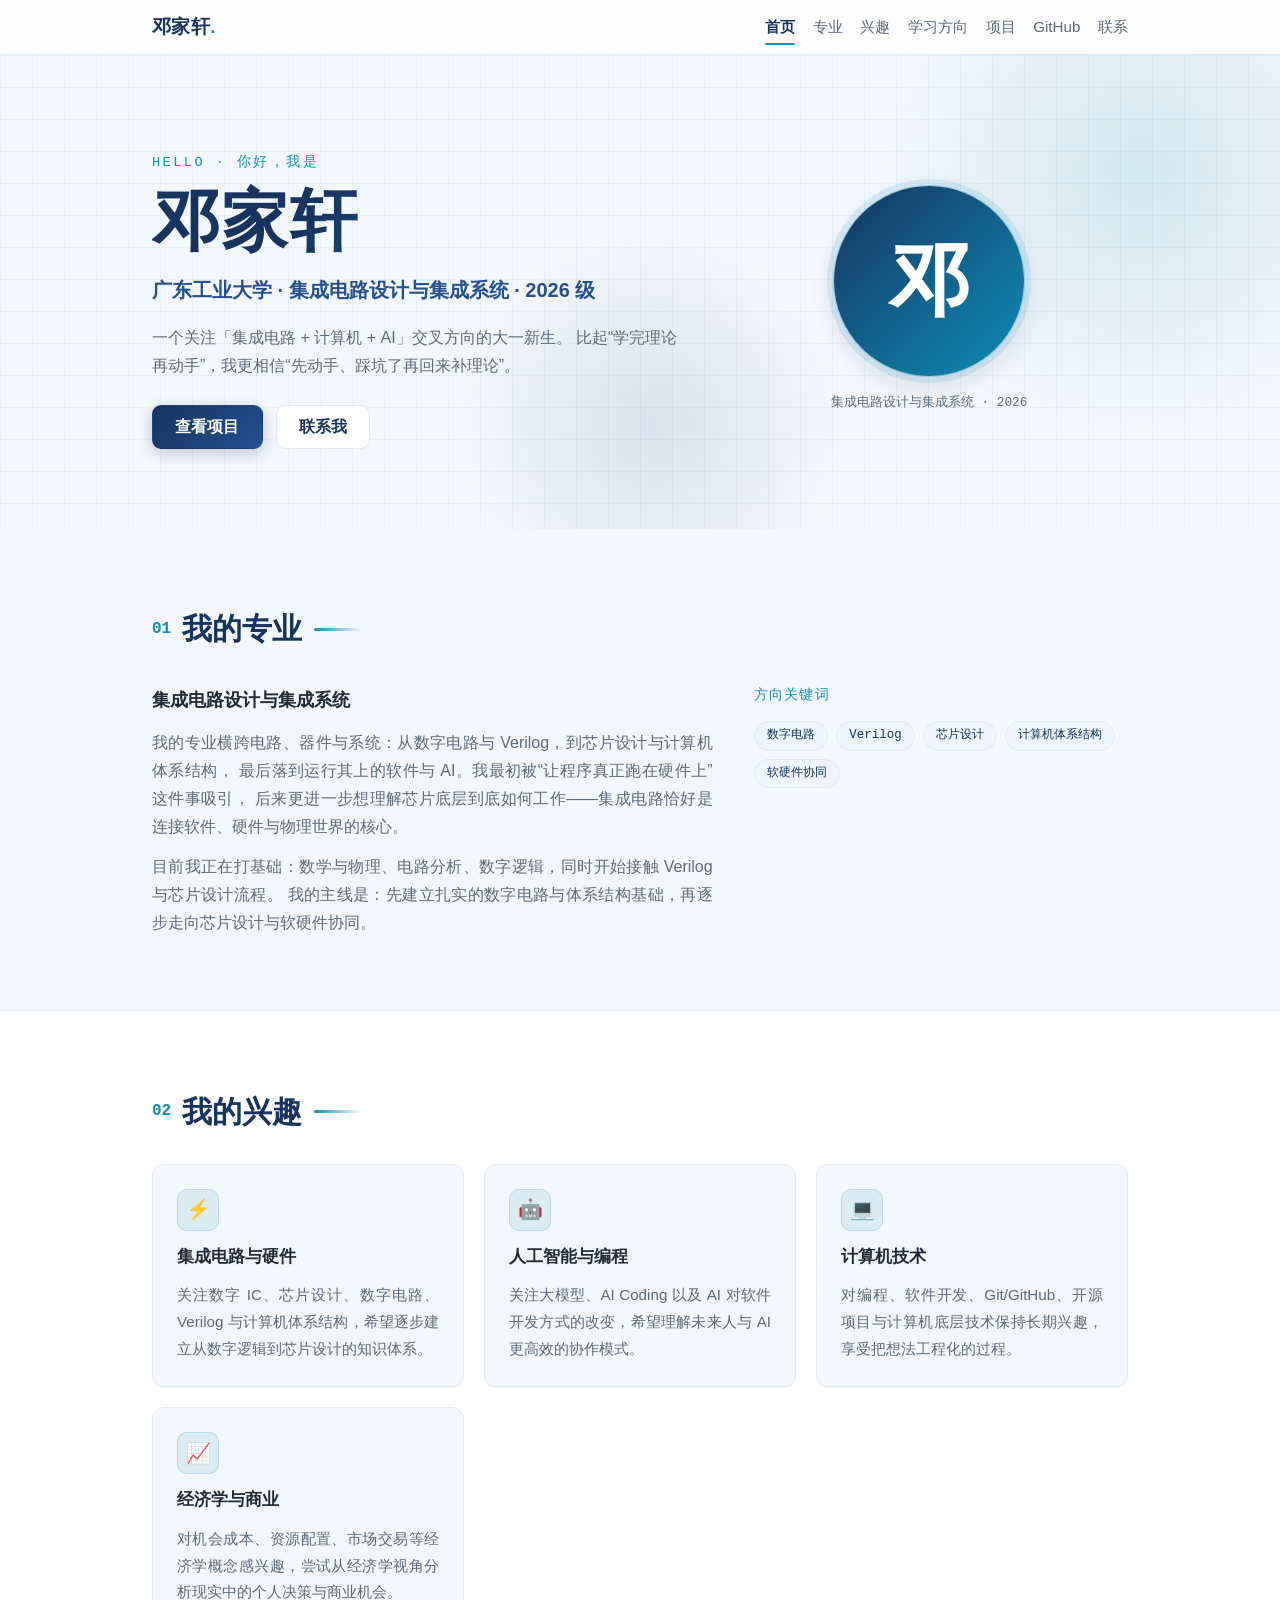
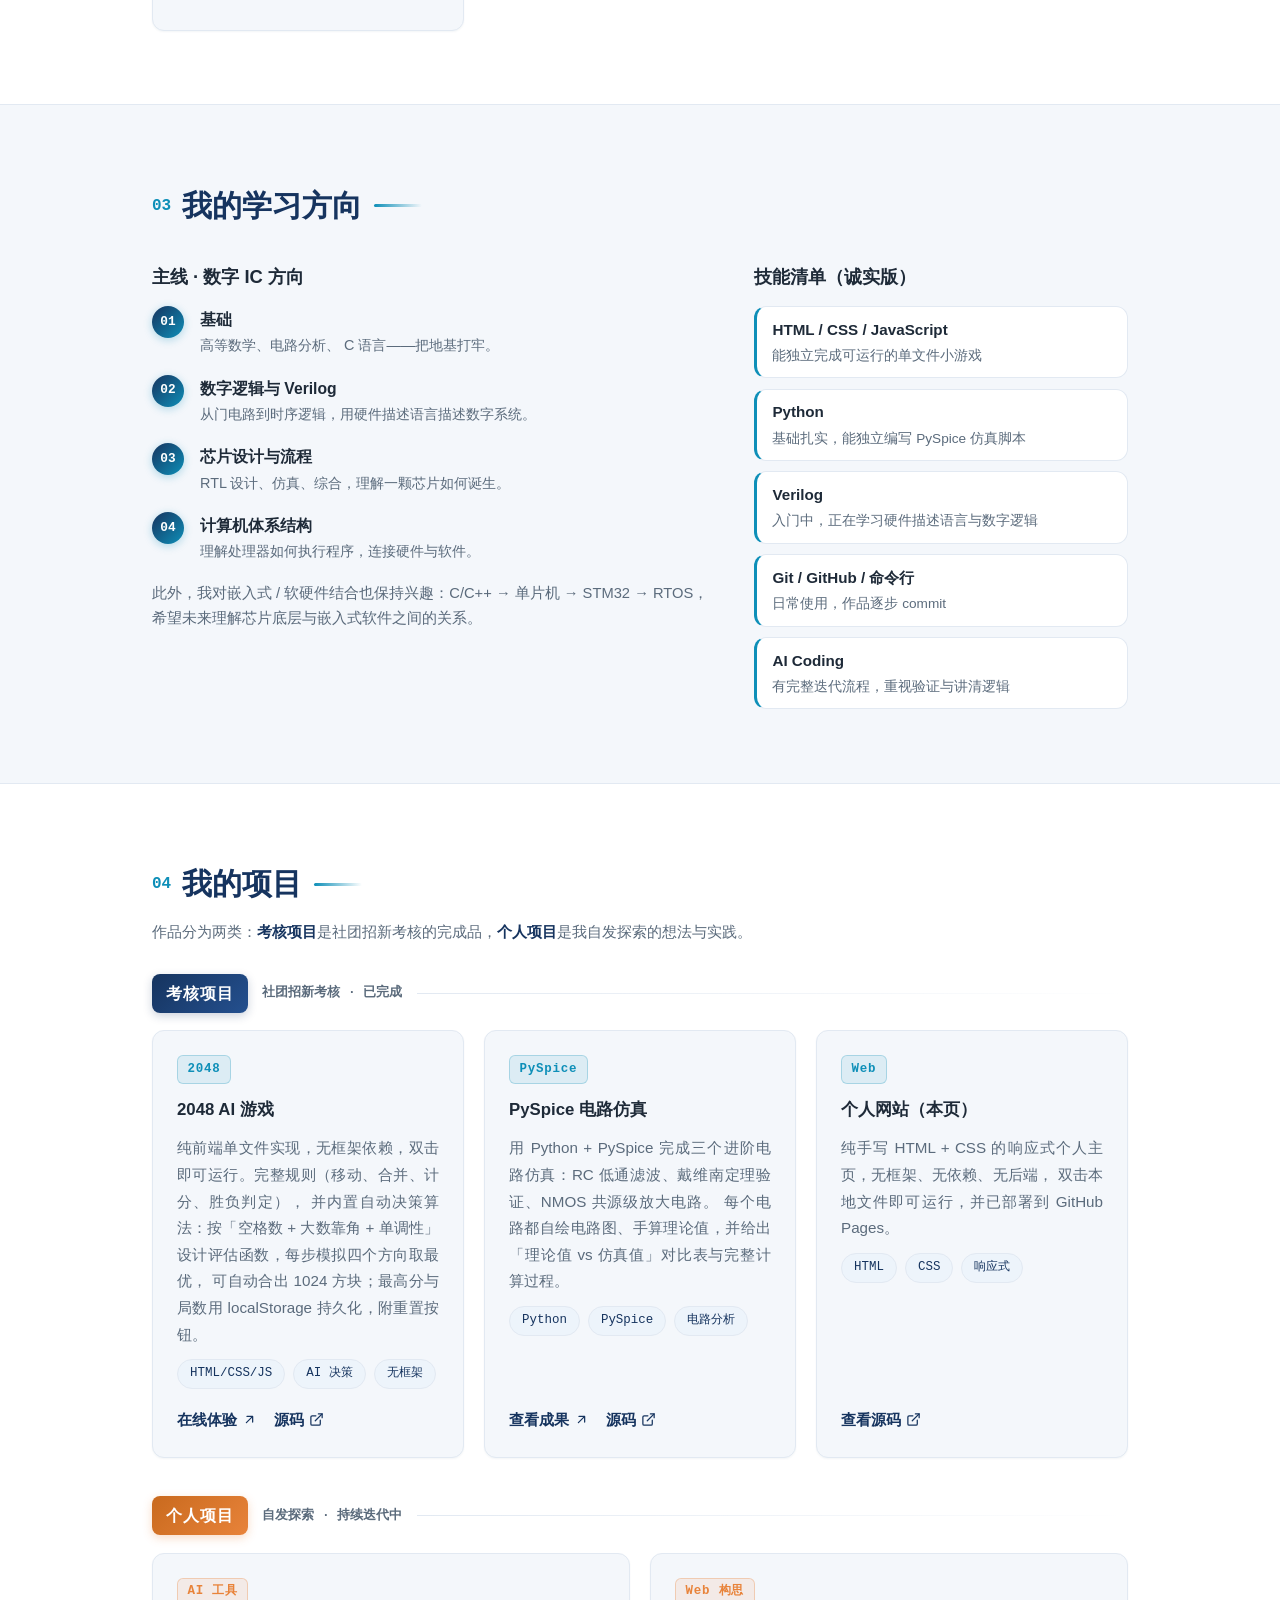
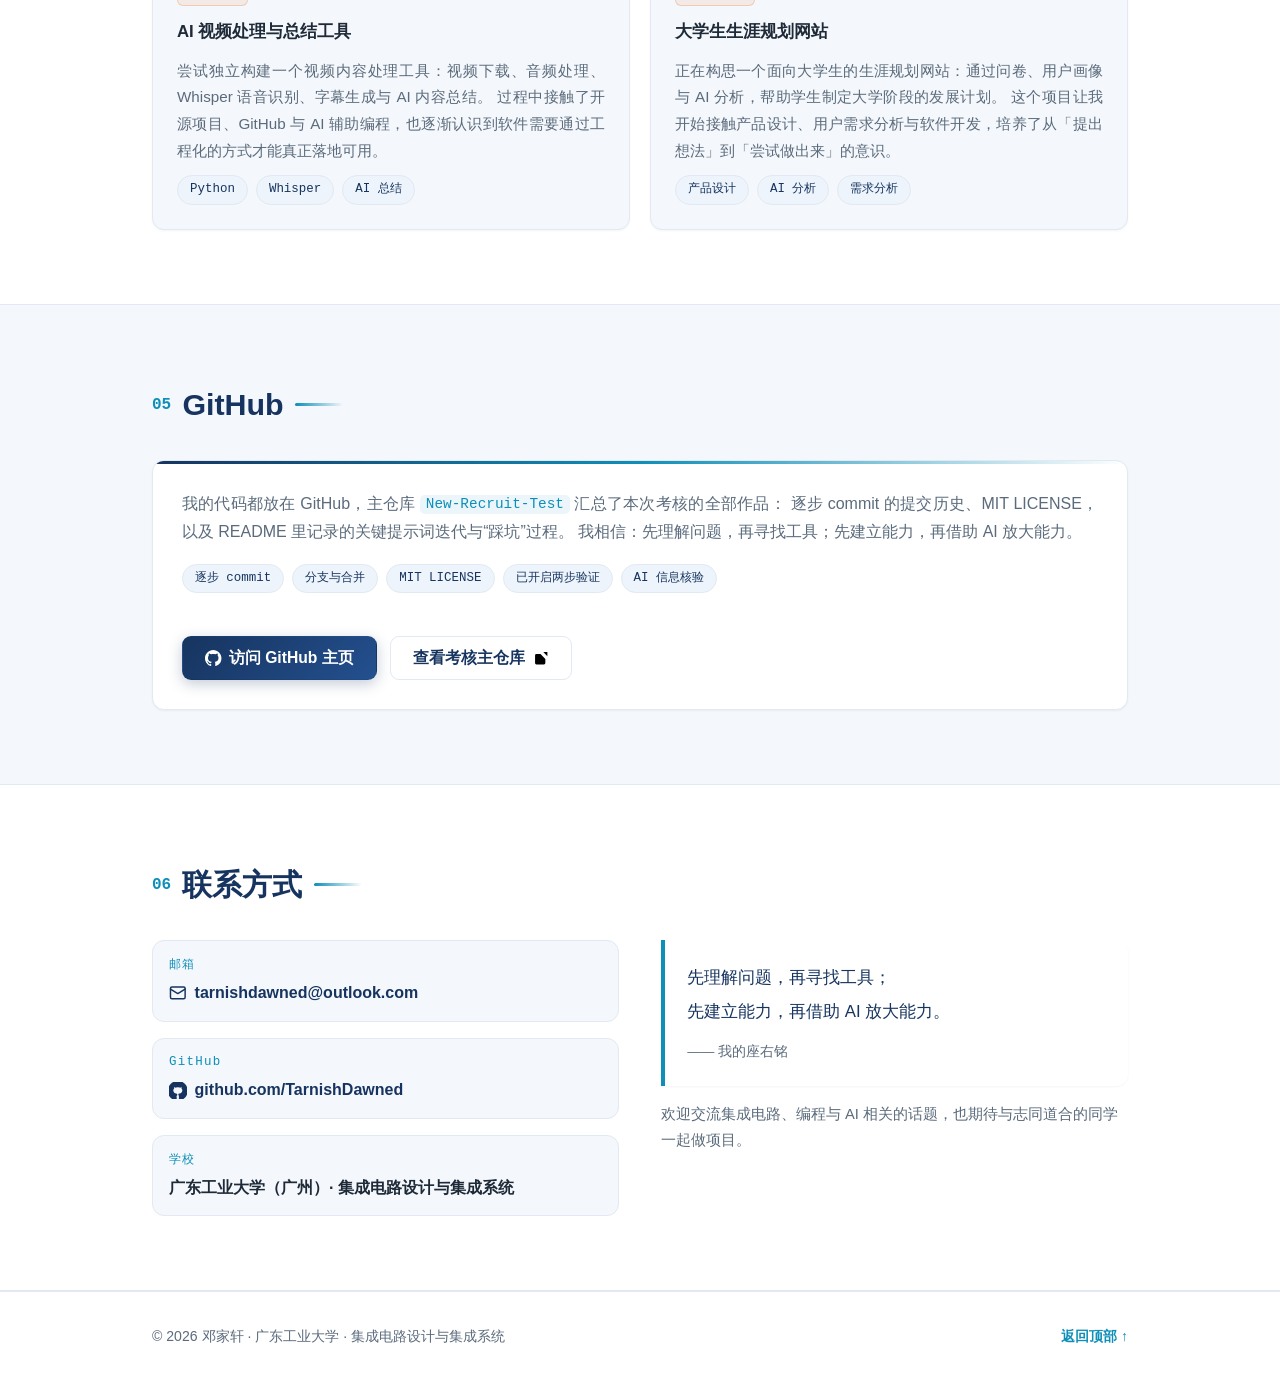
<file: index.html>
<!DOCTYPE html>
<html lang="zh-CN">
<head>
  <meta charset="UTF-8">
  <meta name="viewport" content="width=device-width, initial-scale=1.0">
  <title>邓家轩 · 个人主页</title>
  <meta name="description" content="广东工业大学集成电路设计与集成系统专业 2026 级本科生邓家轩的个人主页，关注集成电路、计算机与 AI 的交叉方向。">
  <link rel="stylesheet" href="style.css">
</head>
<body>

  <header class="nav">
    <div class="container nav-inner">
      <a class="brand" href="#home">邓家轩<span class="brand-dot">.</span></a>
      <nav class="nav-links" aria-label="站内导航">
        <a href="#home">首页</a>
        <a href="#major">专业</a>
        <a href="#interests">兴趣</a>
        <a href="#learning">学习方向</a>
        <a href="#projects">项目</a>
        <a href="#github">GitHub</a>
        <a href="#contact">联系</a>
      </nav>
    </div>
  </header>

  <main>

    <!-- ===== 首页 / 个人介绍 ===== -->
    <section id="home" class="hero">
      <div class="hero-glow" aria-hidden="true"></div>
      <div class="container hero-inner">
        <div class="hero-text reveal">
          <p class="hero-eyebrow">HELLO · 你好，我是</p>
          <h1 class="hero-name">邓家轩</h1>
          <p class="hero-sub">广东工业大学 · 集成电路设计与集成系统 · 2026 级</p>
          <p class="hero-desc">
            一个关注「集成电路 + 计算机 + AI」交叉方向的大一新生。
            比起“学完理论再动手”，我更相信“先动手、踩坑了再回来补理论”。
          </p>
          <div class="hero-actions">
            <a class="btn btn-primary" href="#projects">查看项目</a>
            <a class="btn btn-ghost" href="#contact">联系我</a>
          </div>
        </div>
        <div class="hero-avatar reveal">
          <div class="avatar" aria-hidden="true">邓</div>
          <p class="avatar-caption">集成电路设计与集成系统 · 2026</p>
        </div>
      </div>
    </section>

    <!-- ===== 01 · 我的专业 ===== -->
    <section id="major" class="section">
      <div class="container">
        <h2 class="section-title reveal"><span class="section-num">01</span>我的专业</h2>
        <div class="split">
          <div class="split-main reveal">
            <h3 class="block-title">集成电路设计与集成系统</h3>
            <p class="block-text">
              我的专业横跨电路、器件与系统：从数字电路与 Verilog，到芯片设计与计算机体系结构，
              最后落到运行其上的软件与 AI。我最初被“让程序真正跑在硬件上”这件事吸引，
              后来更进一步想理解芯片底层到底如何工作——集成电路恰好是连接软件、硬件与物理世界的核心。
            </p>
            <p class="block-text">
              目前我正在打基础：数学与物理、电路分析、数字逻辑，同时开始接触 Verilog 与芯片设计流程。
              我的主线是：先建立扎实的数字电路与体系结构基础，再逐步走向芯片设计与软硬件协同。
            </p>
          </div>
          <div class="split-side reveal">
            <p class="side-label">方向关键词</p>
            <div class="tag-list">
              <span class="tag">数字电路</span>
              <span class="tag">Verilog</span>
              <span class="tag">芯片设计</span>
              <span class="tag">计算机体系结构</span>
              <span class="tag">软硬件协同</span>
            </div>
          </div>
        </div>
      </div>
    </section>

    <!-- ===== 02 · 我的兴趣 ===== -->
    <section id="interests" class="section section-alt">
      <div class="container">
        <h2 class="section-title reveal"><span class="section-num">02</span>我的兴趣</h2>
        <ul class="card-grid interest-grid">
          <li class="card reveal">
            <span class="card-icon" aria-hidden="true">⚡</span>
            <h3 class="card-title">集成电路与硬件</h3>
            <p class="card-text">关注数字 IC、芯片设计、数字电路、Verilog 与计算机体系结构，希望逐步建立从数字逻辑到芯片设计的知识体系。</p>
          </li>
          <li class="card reveal">
            <span class="card-icon" aria-hidden="true">🤖</span>
            <h3 class="card-title">人工智能与编程</h3>
            <p class="card-text">关注大模型、AI Coding 以及 AI 对软件开发方式的改变，希望理解未来人与 AI 更高效的协作模式。</p>
          </li>
          <li class="card reveal">
            <span class="card-icon" aria-hidden="true">💻</span>
            <h3 class="card-title">计算机技术</h3>
            <p class="card-text">对编程、软件开发、Git/GitHub、开源项目与计算机底层技术保持长期兴趣，享受把想法工程化的过程。</p>
          </li>
          <li class="card reveal">
            <span class="card-icon" aria-hidden="true">📈</span>
            <h3 class="card-title">经济学与商业</h3>
            <p class="card-text">对机会成本、资源配置、市场交易等经济学概念感兴趣，尝试从经济学视角分析现实中的个人决策与商业机会。</p>
          </li>
        </ul>
      </div>
    </section>

    <!-- ===== 03 · 我的学习方向 ===== -->
    <section id="learning" class="section">
      <div class="container">
        <h2 class="section-title reveal"><span class="section-num">03</span>我的学习方向</h2>
        <div class="split">
          <div class="split-main reveal">
            <h3 class="block-title">主线 · 数字 IC 方向</h3>
            <ol class="path-list">
              <li><span class="path-step">01</span><div><strong>基础</strong><p>高等数学、电路分析、 C 语言——把地基打牢。</p></div></li>
              <li><span class="path-step">02</span><div><strong>数字逻辑与 Verilog</strong><p>从门电路到时序逻辑，用硬件描述语言描述数字系统。</p></div></li>
              <li><span class="path-step">03</span><div><strong>芯片设计与流程</strong><p>RTL 设计、仿真、综合，理解一颗芯片如何诞生。</p></div></li>
              <li><span class="path-step">04</span><div><strong>计算机体系结构</strong><p>理解处理器如何执行程序，连接硬件与软件。</p></div></li>
            </ol>
            <p class="note-text">此外，我对嵌入式 / 软硬件结合也保持兴趣：C/C++ → 单片机 → STM32 → RTOS，希望未来理解芯片底层与嵌入式软件之间的关系。</p>
          </div>
          <div class="split-side reveal">
            <h3 class="block-title">技能清单（诚实版）</h3>
            <ul class="skill-list">
              <li><span class="skill-name">HTML / CSS / JavaScript</span><span class="skill-state">能独立完成可运行的单文件小游戏</span></li>
              <li><span class="skill-name">Python</span><span class="skill-state">基础扎实，能独立编写 PySpice 仿真脚本</span></li>
              <li><span class="skill-name">Verilog</span><span class="skill-state">入门中，正在学习硬件描述语言与数字逻辑</span></li>
              <li><span class="skill-name">Git / GitHub / 命令行</span><span class="skill-state">日常使用，作品逐步 commit</span></li>
              <li><span class="skill-name">AI Coding</span><span class="skill-state">有完整迭代流程，重视验证与讲清逻辑</span></li>
            </ul>
          </div>
        </div>
      </div>
    </section>

    <!-- ===== 04 · 我的项目 ===== -->
    <section id="projects" class="section section-alt">
      <div class="container">
        <h2 class="section-title reveal"><span class="section-num">04</span>我的项目</h2>
        <p class="section-desc reveal">作品分为两类：<strong>考核项目</strong>是社团招新考核的完成品，<strong>个人项目</strong>是我自发探索的想法与实践。</p>

        <!-- 4.1 考核项目 -->
        <div class="proj-group reveal">
          <h3 class="group-title">
            <span class="group-badge">考核项目</span>
            <span class="group-sub">社团招新考核 · 已完成</span>
          </h3>
          <ul class="card-grid project-grid">
            <li class="card project-card">
              <span class="project-badge">2048</span>
              <h3 class="card-title">2048 AI 游戏</h3>
              <p class="card-text">
                纯前端单文件实现，无框架依赖，双击即可运行。完整规则（移动、合并、计分、胜负判定），
                并内置自动决策算法：按「空格数 + 大数靠角 + 单调性」设计评估函数，每步模拟四个方向取最优，
                可自动合出 1024 方块；最高分与局数用 localStorage 持久化，附重置按钮。
              </p>
              <div class="tag-list">
                <span class="tag">HTML/CSS/JS</span>
                <span class="tag">AI 决策</span>
                <span class="tag">无框架</span>
              </div>
              <div class="card-actions">
                <a class="link" href="game2048/index.html">在线体验<svg class="icon" viewBox="0 0 24 24" aria-hidden="true"><path d="M7 17 17 7M8 7h9v9"/></svg></a>
                <a class="link" href="https://github.com/TarnishDawned/New-Recruit-Test/tree/main/game2048">源码<svg class="icon" viewBox="0 0 24 24" aria-hidden="true"><path d="M18 13v6a2 2 0 0 1-2 2H5a2 2 0 0 1-2-2V8a2 2 0 0 1 2-2h6"/><path d="M15 3h6v6"/><path d="M10 14 21 3"/></svg></a>
              </div>
            </li>

            <li class="card project-card">
              <span class="project-badge">PySpice</span>
              <h3 class="card-title">PySpice 电路仿真</h3>
              <p class="card-text">
                用 Python + PySpice 完成三个进阶电路仿真：RC 低通滤波、戴维南定理验证、NMOS 共源级放大电路。
                每个电路都自绘电路图、手算理论值，并给出「理论值 vs 仿真值」对比表与完整计算过程。
              </p>
              <div class="tag-list">
                <span class="tag">Python</span>
                <span class="tag">PySpice</span>
                <span class="tag">电路分析</span>
              </div>
              <div class="card-actions">
                <a class="link" href="pyspice/index.html">查看成果<svg class="icon" viewBox="0 0 24 24" aria-hidden="true"><path d="M7 17 17 7M8 7h9v9"/></svg></a>
                <a class="link" href="https://github.com/TarnishDawned/New-Recruit-Test/tree/main/pyspice">源码<svg class="icon" viewBox="0 0 24 24" aria-hidden="true"><path d="M18 13v6a2 2 0 0 1-2 2H5a2 2 0 0 1-2-2V8a2 2 0 0 1 2-2h6"/><path d="M15 3h6v6"/><path d="M10 14 21 3"/></svg></a>
              </div>
            </li>

            <li class="card project-card">
              <span class="project-badge">Web</span>
              <h3 class="card-title">个人网站（本页）</h3>
              <p class="card-text">
                纯手写 HTML + CSS 的响应式个人主页，无框架、无依赖、无后端，
                双击本地文件即可运行，并已部署到 GitHub Pages。
              </p>
              <div class="tag-list">
                <span class="tag">HTML</span>
                <span class="tag">CSS</span>
                <span class="tag">响应式</span>
              </div>
              <div class="card-actions">
                <a class="link" href="https://github.com/TarnishDawned/New-Recruit-Test">查看源码<svg class="icon" viewBox="0 0 24 24" aria-hidden="true"><path d="M18 13v6a2 2 0 0 1-2 2H5a2 2 0 0 1-2-2V8a2 2 0 0 1 2-2h6"/><path d="M15 3h6v6"/><path d="M10 14 21 3"/></svg></a>
              </div>
            </li>
          </ul>
        </div>

        <!-- 4.2 个人项目 -->
        <div class="proj-group reveal">
          <h3 class="group-title">
            <span class="group-badge badge-personal">个人项目</span>
            <span class="group-sub">自发探索 · 持续迭代中</span>
          </h3>
          <ul class="card-grid project-grid">
            <li class="card project-card">
              <span class="project-badge badge-personal">AI 工具</span>
              <h3 class="card-title">AI 视频处理与总结工具</h3>
              <p class="card-text">
                尝试独立构建一个视频内容处理工具：视频下载、音频处理、Whisper 语音识别、字幕生成与 AI 内容总结。
                过程中接触了开源项目、GitHub 与 AI 辅助编程，也逐渐认识到软件需要通过工程化的方式才能真正落地可用。
              </p>
              <div class="tag-list">
                <span class="tag">Python</span>
                <span class="tag">Whisper</span>
                <span class="tag">AI 总结</span>
              </div>
            </li>

            <li class="card project-card">
              <span class="project-badge badge-personal">Web 构思</span>
              <h3 class="card-title">大学生生涯规划网站</h3>
              <p class="card-text">
                正在构思一个面向大学生的生涯规划网站：通过问卷、用户画像与 AI 分析，帮助学生制定大学阶段的发展计划。
                这个项目让我开始接触产品设计、用户需求分析与软件开发，培养了从「提出想法」到「尝试做出来」的意识。
              </p>
              <div class="tag-list">
                <span class="tag">产品设计</span>
                <span class="tag">AI 分析</span>
                <span class="tag">需求分析</span>
              </div>
            </li>
          </ul>
        </div>

      </div>
    </section>

    <!-- ===== 05 · GitHub ===== -->
    <section id="github" class="section">
      <div class="container">
        <h2 class="section-title reveal"><span class="section-num">05</span>GitHub</h2>
        <div class="panel reveal">
          <p class="panel-text">
            我的代码都放在 GitHub，主仓库 <code>New-Recruit-Test</code> 汇总了本次考核的全部作品：
            逐步 commit 的提交历史、MIT LICENSE，以及 README 里记录的关键提示词迭代与“踩坑”过程。
            我相信：先理解问题，再寻找工具；先建立能力，再借助 AI 放大能力。
          </p>
          <div class="tag-list">
            <span class="tag">逐步 commit</span>
            <span class="tag">分支与合并</span>
            <span class="tag">MIT LICENSE</span>
            <span class="tag">已开启两步验证</span>
            <span class="tag">AI 信息核验</span>
          </div>
          <div class="hero-actions">
            <a class="btn btn-primary" href="https://github.com/TarnishDawned">
              <svg class="icon" viewBox="0 0 16 16" aria-hidden="true"><path fill="currentColor" d="M8 0C3.58 0 0 3.58 0 8c0 3.54 2.29 6.53 5.47 7.59.4.07.55-.17.55-.38 0-.19-.01-.82-.01-1.49-2.01.37-2.53-.49-2.69-.94-.09-.23-.48-.94-.82-1.13-.28-.15-.68-.52-.01-.53.63-.01 1.08.58 1.23.82.72 1.21 1.87.87 2.33.66.07-.52.28-.87.51-1.07-1.78-.2-3.64-.89-3.64-3.95 0-.87.31-1.59.82-2.15-.08-.2-.36-1.02.08-2.12 0 0 .67-.21 2.2.82.64-.18 1.32-.27 2-.27s1.36.09 2 .27c1.53-1.04 2.2-.82 2.2-.82.44 1.1.16 1.92.08 2.12.51.56.82 1.27.82 2.15 0 3.07-1.87 3.75-3.65 3.95.29.25.54.73.54 1.48 0 1.07-.01 1.93-.01 2.2 0 .21.15.46.55.38A8.01 8.01 0 0 0 16 8c0-4.42-3.58-8-8-8Z"/></svg>
              访问 GitHub 主页
            </a>
            <a class="btn btn-ghost" href="https://github.com/TarnishDawned/New-Recruit-Test">
              查看考核主仓库
              <svg class="icon" viewBox="0 0 24 24" aria-hidden="true"><path d="M18 13v6a2 2 0 0 1-2 2H5a2 2 0 0 1-2-2V8a2 2 0 0 1 2-2h6"/><path d="M15 3h6v6"/><path d="M10 14 21 3"/></svg>
            </a>
          </div>
        </div>
      </div>
    </section>

    <!-- ===== 06 · 联系方式 ===== -->
    <section id="contact" class="section section-alt">
      <div class="container">
        <h2 class="section-title reveal"><span class="section-num">06</span>联系方式</h2>
        <div class="split contact-split">
          <div class="split-main reveal">
            <ul class="contact-list">
              <li>
                <span class="contact-label">邮箱</span>
                <a class="contact-value" href="mailto:tarnishdawned@outlook.com">
                  <svg class="icon" viewBox="0 0 24 24" aria-hidden="true"><rect x="2" y="4" width="20" height="16" rx="2"/><path d="m2 7 10 6 10-6"/></svg>
                  tarnishdawned@outlook.com
                </a>
              </li>
              <li>
                <span class="contact-label">GitHub</span>
                <a class="contact-value" href="https://github.com/TarnishDawned">
                  <svg class="icon" viewBox="0 0 16 16" aria-hidden="true"><path fill="currentColor" d="M8 0C3.58 0 0 3.58 0 8c0 3.54 2.29 6.53 5.47 7.59.4.07.55-.17.55-.38 0-.19-.01-.82-.01-1.49-2.01.37-2.53-.49-2.69-.94-.09-.23-.48-.94-.82-1.13-.28-.15-.68-.52-.01-.53.63-.01 1.08.58 1.23.82.72 1.21 1.87.87 2.33.66.07-.52.28-.87.51-1.07-1.78-.2-3.64-.89-3.64-3.95 0-.87.31-1.59.82-2.15-.08-.2-.36-1.02.08-2.12 0 0 .67-.21 2.2.82.64-.18 1.32-.27 2-.27s1.36.09 2 .27c1.53-1.04 2.2-.82 2.2-.82.44 1.1.16 1.92.08 2.12.51.56.82 1.27.82 2.15 0 3.07-1.87 3.75-3.65 3.95.29.25.54.73.54 1.48 0 1.07-.01 1.93-.01 2.2 0 .21.15.46.55.38A8.01 8.01 0 0 0 16 8c0-4.42-3.58-8-8-8Z"/></svg>
                  github.com/TarnishDawned
                </a>
              </li>
              <li>
                <span class="contact-label">学校</span>
                <span class="contact-value contact-plain">广东工业大学（广州）· 集成电路设计与集成系统</span>
              </li>
            </ul>
          </div>
          <div class="split-side reveal">
            <blockquote class="motto">
              <p>先理解问题，再寻找工具；<br>先建立能力，再借助 AI 放大能力。</p>
              <footer>—— 我的座右铭</footer>
            </blockquote>
            <p class="note-text">欢迎交流集成电路、编程与 AI 相关的话题，也期待与志同道合的同学一起做项目。</p>
          </div>
        </div>
      </div>
    </section>

  </main>

  <footer class="footer">
    <div class="container">
      <p>© 2026 邓家轩 · 广东工业大学 · 集成电路设计与集成系统</p>
      <a class="footer-top" href="#home">返回顶部 ↑</a>
    </div>
  </footer>

  <script>
    // 滚动淡入动画
    (function () {
      var els = document.querySelectorAll('.reveal');
      if (!('IntersectionObserver' in window)) {
        els.forEach(function (el) { el.classList.add('on'); });
        return;
      }
      var io = new IntersectionObserver(function (entries) {
        entries.forEach(function (e) {
          if (e.isIntersecting) { e.target.classList.add('on'); io.unobserve(e.target); }
        });
      }, { threshold: 0.08 });
      els.forEach(function (el) { io.observe(el); });
    })();

    // 导航高亮当前区块
    (function () {
      var links = document.querySelectorAll('.nav-links a');
      var map = {};
      links.forEach(function (a) { map[a.getAttribute('href').slice(1)] = a; });
      var io = new IntersectionObserver(function (entries) {
        entries.forEach(function (e) {
          if (e.isIntersecting && map[e.target.id]) {
            links.forEach(function (a) { a.classList.remove('active'); });
            map[e.target.id].classList.add('active');
          }
        });
      }, { rootMargin: '-40% 0px -55% 0px' });
      document.querySelectorAll('main section[id]').forEach(function (s) { io.observe(s); });
    })();
  </script>

</body>
</html>
</file>
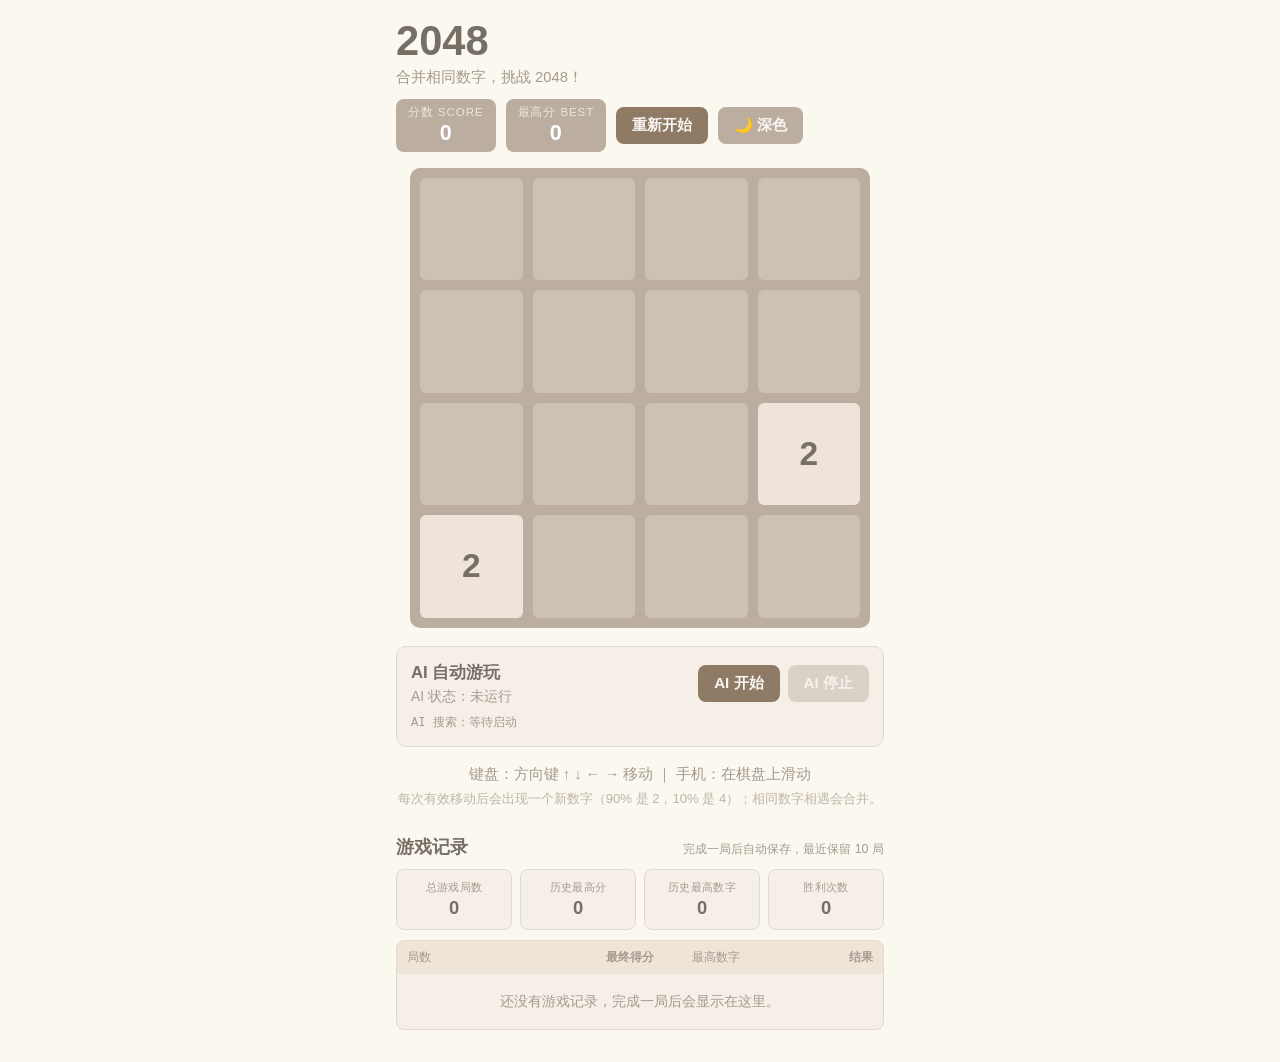
<file: game2048/index.html>
<!DOCTYPE html>
<html lang="zh-CN">
<head>
<meta charset="UTF-8">
<meta name="viewport" content="width=device-width, initial-scale=1.0">
<title>2048 · 数字合并游戏</title>
<meta name="description" content="标准 4×4 2048 游戏，纯 HTML + CSS + JavaScript 单文件实现，支持键盘方向键与触屏滑动。">
<style>
  /* ============ 基础 ============ */
  * { box-sizing: border-box; }
  html, body { margin: 0; padding: 0; }
  body {
    font-family: -apple-system, BlinkMacSystemFont, "Segoe UI", "PingFang SC",
      "Hiragino Sans GB", "Microsoft YaHei", "Helvetica Neue", Arial, sans-serif;
    background: #faf8ef;
    color: #776e65;
    min-height: 100vh;
  }
  button { font-family: inherit; }

  .page {
    max-width: 520px;
    margin: 0 auto;
    padding: 20px 16px 32px;
  }

  /* ============ 顶部标题区 ============ */
  .top {
    display: flex;
    align-items: flex-end;
    justify-content: space-between;
    flex-wrap: wrap;
    gap: 12px;
    margin-bottom: 16px;
  }
  .title {
    margin: 0;
    font-size: 2.6rem;
    line-height: 1;
    font-weight: 800;
    color: #776e65;
  }
  .subtitle { margin: 6px 0 0; font-size: 0.92rem; color: #a69a8f; }

  .hud { display: flex; flex-wrap: wrap; align-items: center; justify-content: flex-end; gap: 10px; }
  .score-box {
    min-width: 76px;
    text-align: center;
    background: #bbada0;
    border-radius: 8px;
    padding: 6px 12px;
    color: #eee4da;
  }
  .score-label { display: block; font-size: 0.72rem; letter-spacing: 0.08em; }
  .score-value { display: block; font-size: 1.35rem; font-weight: 700; color: #fff; line-height: 1.2; }

  .btn {
    border: none;
    border-radius: 8px;
    cursor: pointer;
    font-size: 0.95rem;
    font-weight: 700;
    padding: 8px 16px;
    color: #f9f6f2;
    background: #8f7a66;
    transition: background-color 0.15s ease, transform 0.15s ease;
  }
  .btn:hover { background: #9f8b77; transform: translateY(-1px); }
  .btn:active { transform: translateY(0); }
  .btn-ghost { background: #bbada0; }
  .btn-ghost:hover { background: #c8b9ab; }

  /* ============ 棋盘 ============ */
  .board-wrap { position: relative; }
  .board {
    display: grid;
    grid-template-columns: repeat(4, 1fr);
    gap: 10px;
    width: min(100%, 460px);
    margin: 0 auto;
    padding: 10px;
    background: #bbada0;
    border-radius: 10px;
    touch-action: none;   /* 避免触屏滑动与页面滚动冲突 */
    -webkit-user-select: none;
    user-select: none;
  }
  .cell {
    aspect-ratio: 1 / 1;
    display: flex;
    align-items: center;
    justify-content: center;
    border-radius: 6px;
    font-weight: 800;
    font-size: clamp(1.4rem, 7vw, 2.1rem);
    line-height: 1;
    background: #cdc1b4;
    color: #cdc1b4;
  }
  .cell.cell-lg { font-size: clamp(1rem, 5vw, 1.5rem); }

  /* ============ 状态遮罩 ============ */
  .overlay {
    position: absolute;
    inset: 0;
    z-index: 10;
    display: flex;
    align-items: center;
    justify-content: center;
    background: rgba(238, 228, 218, 0.72);
    border-radius: 10px;
    text-align: center;
  }
  .overlay[hidden] { display: none; }
  .overlay-box { padding: 12px; }
  .overlay-title { margin: 0 0 6px; font-size: 2rem; font-weight: 800; color: #776e65; }
  .overlay-text { margin: 0 0 18px; font-size: 1rem; color: #8a7d70; }
  .overlay-actions { display: flex; gap: 10px; justify-content: center; flex-wrap: wrap; }
  .overlay-actions button[hidden] { display: none; }

  /* ============ 提示 ============ */
  .hint { margin: 18px 0 0; text-align: center; font-size: 0.92rem; color: #a69a8f; }
  .hint-rule { margin: 6px 0 0; text-align: center; font-size: 0.82rem; color: #c0b4a8; }

  /* ============ AI 自动游玩控制栏 ============ */
  .ai-panel {
    margin-top: 18px;
    padding: 14px;
    background: #f5efe7;
    border: 1px solid #e4d9cb;
    border-radius: 10px;
  }
  .ai-panel-main {
    display: flex;
    align-items: center;
    justify-content: space-between;
    flex-wrap: wrap;
    gap: 10px;
  }
  .ai-title { margin: 0; font-size: 1.05rem; font-weight: 800; color: #776e65; }
  .ai-status { margin: 4px 0 0; font-size: 0.86rem; color: #a69a8f; }
  .ai-status[data-state='running'] { color: #2f7d4c; font-weight: 700; }
  .ai-status[data-state='won'] { color: #a77a00; font-weight: 700; }
  .ai-status[data-state='over'],
  .ai-status[data-state='no-move'] { color: #b45f4b; font-weight: 700; }
  .ai-actions { display: flex; flex-wrap: wrap; gap: 8px; }
  .ai-actions .btn:disabled {
    cursor: not-allowed;
    opacity: 0.45;
    transform: none;
  }
  .ai-search {
    margin: 9px 0 0;
    font-family: ui-monospace, SFMono-Regular, Consolas, "Liberation Mono", monospace;
    font-size: 0.76rem;
    line-height: 1.45;
    color: #a69a8f;
    overflow-wrap: anywhere;
  }

  /* ============ 游戏记录 ============ */
  .history { margin-top: 26px; }
  .history-heading {
    display: flex;
    align-items: baseline;
    justify-content: space-between;
    flex-wrap: wrap;
    gap: 4px 12px;
    margin-bottom: 10px;
  }
  .history-title { margin: 0; font-size: 1.15rem; font-weight: 800; color: #776e65; }
  .history-note { margin: 0; font-size: 0.78rem; color: #a69a8f; }
  .history-stats {
    display: grid;
    grid-template-columns: repeat(2, minmax(0, 1fr));
    gap: 8px;
  }
  .history-stat {
    min-width: 0;
    padding: 10px 8px;
    text-align: center;
    background: #f5efe7;
    border: 1px solid #e4d9cb;
    border-radius: 8px;
  }
  .history-stat-label { display: block; font-size: 0.7rem; color: #a69a8f; letter-spacing: 0.03em; }
  .history-stat-value {
    display: block;
    margin-top: 2px;
    font-size: 1.15rem;
    font-weight: 800;
    color: #776e65;
    overflow-wrap: anywhere;
  }
  .history-panel {
    margin-top: 10px;
    overflow: hidden;
    background: #f5efe7;
    border: 1px solid #e4d9cb;
    border-radius: 8px;
  }
  .history-head,
  .history-row {
    display: grid;
    grid-template-columns: minmax(48px, 0.75fr) minmax(70px, 1.25fr) minmax(58px, 0.9fr) minmax(48px, 0.8fr);
    gap: 8px;
    align-items: center;
    padding: 9px 10px;
  }
  .history-head { font-size: 0.72rem; color: #a69a8f; background: #efe4d8; }
  .history-row { border-top: 1px solid #eadfd2; font-size: 0.88rem; color: #776e65; }
  .history-game { font-weight: 700; white-space: nowrap; }
  .history-score { text-align: right; font-weight: 700; white-space: nowrap; }
  .history-tile { text-align: center; white-space: nowrap; }
  .history-result { text-align: right; font-weight: 800; white-space: nowrap; }
  .result-win { color: #2f7d4c; }
  .result-loss { color: #b45f4b; }
  .history-empty {
    margin: 0;
    padding: 18px 12px;
    text-align: center;
    color: #a69a8f;
    font-size: 0.88rem;
  }
  @media (min-width: 480px) {
    .history-stats { grid-template-columns: repeat(4, minmax(0, 1fr)); }
  }
  /* ============ 小屏适配 ============ */
  @media (max-width: 420px) {
    .page { padding: 14px 12px 24px; }
    .title { font-size: 2.1rem; }
    .board { gap: 8px; padding: 8px; border-radius: 8px; }
    .cell { border-radius: 4px; }
  }

  /* ============ 深色主题（默认浅色；<html data-theme="dark"> 时生效） ============ */
  [data-theme='dark'] body { background: #20242a; color: #d8d3cb; }
  [data-theme='dark'] .title { color: #ece6dd; }
  [data-theme='dark'] .subtitle { color: #a9a49b; }
  [data-theme='dark'] .board { background: #3a3e45; }
  [data-theme='dark'] .cell { background: #4a4f57; color: #4a4f57; }
  [data-theme='dark'] .score-box { background: #2c3037; }
  [data-theme='dark'] .score-label { color: #c9c4bc; }
  [data-theme='dark'] .btn { background: #4c5560; }
  [data-theme='dark'] .btn:hover { background: #5b6571; }
  [data-theme='dark'] .btn-ghost { background: #383c43; }
  [data-theme='dark'] .btn-ghost:hover { background: #434850; }
  [data-theme='dark'] .overlay { background: rgba(25, 28, 33, 0.78); }
  [data-theme='dark'] .overlay-title { color: #ece6dd; }
  [data-theme='dark'] .overlay-text { color: #b3aea6; }
  [data-theme='dark'] .hint { color: #a9a49b; }
  [data-theme='dark'] .history-title,
  [data-theme='dark'] .history-stat-value { color: #ece6dd; }
  [data-theme='dark'] .history-note,
  [data-theme='dark'] .history-stat-label,
  [data-theme='dark'] .history-head,
  [data-theme='dark'] .history-empty { color: #a9a49b; }
  [data-theme='dark'] .history-stat,
  [data-theme='dark'] .history-panel { background: #2c3037; border-color: #414750; }
  [data-theme='dark'] .history-head { background: #353a42; }
  [data-theme='dark'] .history-row { border-color: #414750; color: #d8d3cb; }
  [data-theme='dark'] .result-win { color: #7fd39b; }
  [data-theme='dark'] .result-loss { color: #e29480; }
  [data-theme='dark'] .hint-rule { color: #8f8a82; }
  [data-theme='dark'] .ai-panel { background: #2c3037; border-color: #414750; }
  [data-theme='dark'] .ai-title { color: #ece6dd; }
  [data-theme='dark'] .ai-status,
  [data-theme='dark'] .ai-search { color: #a9a49b; }
  [data-theme='dark'] .ai-status[data-state='running'] { color: #7fd39b; }
  [data-theme='dark'] .ai-status[data-state='won'] { color: #e5c15d; }
  [data-theme='dark'] .ai-status[data-state='over'],
  [data-theme='dark'] .ai-status[data-state='no-move'] { color: #e29480; }
</style>
</head>
<body>
<div class="page">

  <header class="top">
    <div>
      <h1 class="title">2048</h1>
      <p class="subtitle">合并相同数字，挑战 2048！</p>
    </div>
    <div class="hud">
      <div class="score-box" aria-label="当前分数">
        <span class="score-label">分数 SCORE</span>
        <span class="score-value" id="score">0</span>
      </div>
      <div class="score-box" aria-label="历史最高分">
        <span class="score-label">最高分 BEST</span>
        <span class="score-value" id="best">0</span>
      </div>
      <button class="btn" id="restart" type="button">重新开始</button>
      <button class="btn btn-ghost" id="theme-toggle" type="button">🌙 深色</button>
    </div>
  </header>

  <div class="board-wrap">
    <div class="board" id="board" aria-label="2048 游戏棋盘"></div>
    <div class="overlay" id="overlay" hidden>
      <div class="overlay-box">
        <h2 class="overlay-title" id="overlay-title">游戏结束</h2>
        <p class="overlay-text" id="overlay-text"></p>
        <div class="overlay-actions">
          <button class="btn btn-ghost" id="btn-continue" type="button" hidden>继续挑战</button>
          <button class="btn" id="btn-restart-overlay" type="button">再来一局</button>
        </div>
      </div>
    </div>
  </div>

  <section class="ai-panel" aria-labelledby="ai-title">
    <div class="ai-panel-main">
      <div>
        <h2 class="ai-title" id="ai-title">AI 自动游玩</h2>
        <p class="ai-status" id="ai-status" data-state="idle">AI 状态：未运行</p>
      </div>
      <div class="ai-actions">
        <button class="btn" id="ai-start" type="button">AI 开始</button>
        <button class="btn btn-ghost" id="ai-stop" type="button" disabled>AI 停止</button>
      </div>
    </div>
    <p class="ai-search" id="ai-search">AI 搜索：等待启动</p>
  </section>

  <p class="hint">键盘：方向键 ↑ ↓ ← → 移动 ｜ 手机：在棋盘上滑动</p>
  <p class="hint-rule">每次有效移动后会出现一个新数字（90% 是 2，10% 是 4）；相同数字相遇会合并。</p>

  <section class="history" aria-labelledby="history-title">
    <div class="history-heading">
      <h2 class="history-title" id="history-title">游戏记录</h2>
      <p class="history-note">完成一局后自动保存，最近保留 10 局</p>
    </div>
    <div class="history-stats">
      <div class="history-stat">
        <span class="history-stat-label">总游戏局数</span>
        <span class="history-stat-value" id="history-total">0</span>
      </div>
      <div class="history-stat">
        <span class="history-stat-label">历史最高分</span>
        <span class="history-stat-value" id="history-best">0</span>
      </div>
      <div class="history-stat">
        <span class="history-stat-label">历史最高数字</span>
        <span class="history-stat-value" id="history-max-tile">0</span>
      </div>
      <div class="history-stat">
        <span class="history-stat-label">胜利次数</span>
        <span class="history-stat-value" id="history-wins">0</span>
      </div>
    </div>
    <div class="history-panel">
      <div class="history-head" aria-hidden="true">
        <span>局数</span>
        <span class="history-score">最终得分</span>
        <span class="history-tile">最高数字</span>
        <span class="history-result">结果</span>
      </div>
      <div class="history-list" id="history-list" role="list"></div>
    </div>
  </section>

</div>

<script>
(function () {
  'use strict';

  /* ============ 1. 常量与 DOM 引用 ============ */
  var SIZE = 4;
  var TARGET = 2048;
  var SWIPE_THRESHOLD = 24;

  var boardEl = document.getElementById('board');
  var scoreEl = document.getElementById('score');
  var bestEl = document.getElementById('best');
  var overlayEl = document.getElementById('overlay');
  var overlayTitleEl = document.getElementById('overlay-title');
  var overlayTextEl = document.getElementById('overlay-text');
  var btnContinue = document.getElementById('btn-continue');
  var btnRestartTop = document.getElementById('restart');
  var btnRestartOverlay = document.getElementById('btn-restart-overlay');
  var themeBtn = document.getElementById('theme-toggle');
  var aiStartBtn = document.getElementById('ai-start');
  var aiStopBtn = document.getElementById('ai-stop');
  var aiStatusEl = document.getElementById('ai-status');
  var aiSearchEl = document.getElementById('ai-search');
  var historyTotalEl = document.getElementById('history-total');
  var historyBestEl = document.getElementById('history-best');
  var historyMaxTileEl = document.getElementById('history-max-tile');
  var historyWinsEl = document.getElementById('history-wins');
  var historyListEl = document.getElementById('history-list');

  /* 经典 2048 方块配色：value -> {背景色, 文字色} */
  var TILE_COLORS = {
    0:    { bg: '#cdc1b4', fg: '#cdc1b4' },
    2:    { bg: '#eee4da', fg: '#776e65' },
    4:    { bg: '#ede0c8', fg: '#776e65' },
    8:    { bg: '#f2b179', fg: '#f9f6f2' },
    16:   { bg: '#f59563', fg: '#f9f6f2' },
    32:   { bg: '#f67c5f', fg: '#f9f6f2' },
    64:   { bg: '#f65e3b', fg: '#f9f6f2' },
    128:  { bg: '#edcf72', fg: '#f9f6f2' },
    256:  { bg: '#edcc61', fg: '#f9f6f2' },
    512:  { bg: '#edc850', fg: '#f9f6f2' },
    1024: { bg: '#edc53f', fg: '#f9f6f2' },
    2048: { bg: '#edc22e', fg: '#f9f6f2' }
  };
  function tileStyle(v) {
    return TILE_COLORS.hasOwnProperty(v) ? TILE_COLORS[v] : { bg: '#3c3a32', fg: '#f9f6f2' };
  }

  /* ============ 2. 游戏状态（唯一数据源，与 DOM 分离） ============ */
  var state = {
    grid: null,     // 4×4 二维数组，0 表示空格
    score: 0,
    status: 'playing' // 'playing' | 'won' | 'over'
  };
  var wonShown = false; // 2048 胜利提示只弹一次
  var recordedThisGame = false; // 防止同一局重复写入历史

  /* Best Score：localStorage 持久化，历史最高分 */
  var BEST_KEY = '2048.bestScore';
  function loadBestScore() {
    try {
      var n = parseInt(window.localStorage.getItem(BEST_KEY), 10);
      return isFinite(n) && n > 0 ? n : 0;
    } catch (e) { return 0; }
  }
  function saveBestScore(v) {
    try { window.localStorage.setItem(BEST_KEY, String(v)); } catch (e) { /* 存储不可用时忽略 */ }
  }
  var bestScore = loadBestScore();

  /* ============ 主题切换（light/dark，localStorage 持久化） ============ */
  var THEME_KEY = '2048.theme';
  function loadTheme() {
    try {
      return window.localStorage.getItem(THEME_KEY) === 'dark' ? 'dark' : 'light';
    } catch (e) { return 'light'; }
  }
  function saveTheme(t) {
    try { window.localStorage.setItem(THEME_KEY, t); } catch (e) { /* 存储不可用时忽略 */ }
  }
  function applyTheme(t) {
    document.documentElement.setAttribute('data-theme', t);
    themeBtn.textContent = t === 'dark' ? '☀️ 浅色' : '🌙 深色';
  }
  function toggleTheme() {
    var cur = document.documentElement.getAttribute('data-theme') === 'dark' ? 'dark' : 'light';
    var next = cur === 'dark' ? 'light' : 'dark';
    applyTheme(next);
    saveTheme(next);
  }

  /* ============ 2.1 多局游戏记录（仅终局写入，localStorage 持久化） ============ */
  var HISTORY_KEY = '2048.gameHistory';
  var HISTORY_LIMIT = 10;

  function createEmptyHistory() {
    return {
      totalGames: 0,
      bestScore: 0,
      maxTile: 0,
      wins: 0,
      records: []
    };
  }

  function toNonNegativeInt(value) {
    var n = Number(value);
    if (!isFinite(n) || n < 0) return 0;
    return Math.floor(n);
  }

  function normalizeHistoryRecord(record) {
    if (!record || typeof record !== 'object') return null;
    if (record.result !== 'win' && record.result !== 'loss') return null;
    var id = toNonNegativeInt(record.id);
    if (id < 1) return null;
    return {
      id: id,
      score: toNonNegativeInt(record.score),
      maxTile: toNonNegativeInt(record.maxTile),
      result: record.result
    };
  }

  function normalizeGameHistory(data) {
    var clean = createEmptyHistory();
    if (!data || typeof data !== 'object') return clean;

    clean.totalGames = toNonNegativeInt(data.totalGames);
    clean.bestScore = toNonNegativeInt(data.bestScore);
    clean.maxTile = toNonNegativeInt(data.maxTile);
    clean.wins = toNonNegativeInt(data.wins);

    if (Array.isArray(data.records)) {
      for (var i = 0; i < data.records.length && clean.records.length < HISTORY_LIMIT; i++) {
        var record = normalizeHistoryRecord(data.records[i]);
        if (record) clean.records.push(record);
      }
    }

    var recentWins = 0;
    for (var j = 0; j < clean.records.length; j++) {
      clean.totalGames = Math.max(clean.totalGames, clean.records[j].id);
      clean.bestScore = Math.max(clean.bestScore, clean.records[j].score);
      clean.maxTile = Math.max(clean.maxTile, clean.records[j].maxTile);
      if (clean.records[j].result === 'win') recentWins++;
    }
    clean.totalGames = Math.max(clean.totalGames, clean.records.length);
    clean.wins = Math.max(clean.wins, recentWins);
    clean.wins = Math.min(clean.wins, clean.totalGames);
    return clean;
  }

  function loadGameHistory() {
    try {
      var raw = window.localStorage.getItem(HISTORY_KEY);
      return raw ? normalizeGameHistory(JSON.parse(raw)) : createEmptyHistory();
    } catch (e) {
      return createEmptyHistory(); // localStorage 不可用或数据损坏时静默回退
    }
  }

  function saveGameHistory() {
    try {
      window.localStorage.setItem(HISTORY_KEY, JSON.stringify(gameHistory));
    } catch (e) { /* 存储不可用时仍保留本次会话内记录 */ }
  }

  function getMaxTile() {
    var max = 0;
    for (var r = 0; r < SIZE; r++) {
      for (var c = 0; c < SIZE; c++) {
        if (state.grid[r][c] > max) max = state.grid[r][c];
      }
    }
    return max;
  }

  function renderHistory() {
    historyTotalEl.textContent = gameHistory.totalGames;
    historyBestEl.textContent = gameHistory.bestScore;
    historyMaxTileEl.textContent = gameHistory.maxTile;
    historyWinsEl.textContent = gameHistory.wins;
    historyListEl.innerHTML = '';

    if (gameHistory.records.length === 0) {
      var empty = document.createElement('p');
      empty.className = 'history-empty';
      empty.textContent = '还没有游戏记录，完成一局后会显示在这里。';
      historyListEl.appendChild(empty);
      return;
    }

    for (var i = 0; i < gameHistory.records.length; i++) {
      var record = gameHistory.records[i];
      var row = document.createElement('div');
      row.className = 'history-row';
      row.setAttribute('role', 'listitem');

      var game = document.createElement('span');
      game.className = 'history-game';
      game.textContent = '第' + record.id + '局';

      var score = document.createElement('span');
      score.className = 'history-score';
      score.textContent = record.score + ' 分';

      var maxTile = document.createElement('span');
      maxTile.className = 'history-tile';
      maxTile.textContent = record.maxTile;

      var result = document.createElement('span');
      result.className = 'history-result ' +
        (record.result === 'win' ? 'result-win' : 'result-loss');
      result.textContent = record.result === 'win' ? '胜利' : '失败';

      row.appendChild(game);
      row.appendChild(score);
      row.appendChild(maxTile);
      row.appendChild(result);
      historyListEl.appendChild(row);
    }
  }

  function recordGameIfNeeded() {
    if (recordedThisGame) return false;
    if (state.status !== 'over' && state.status !== 'won') return false;

    var maxTile = getMaxTile();
    var result = (wonShown || maxTile >= TARGET) ? 'win' : 'loss';
    var id = gameHistory.totalGames + 1;

    gameHistory.totalGames = id;
    gameHistory.bestScore = Math.max(gameHistory.bestScore, state.score);
    gameHistory.maxTile = Math.max(gameHistory.maxTile, maxTile);
    if (result === 'win') gameHistory.wins++;

    gameHistory.records.unshift({
      id: id,
      score: state.score,
      maxTile: maxTile,
      result: result
    });
    if (gameHistory.records.length > HISTORY_LIMIT) {
      gameHistory.records.length = HISTORY_LIMIT;
    }

    recordedThisGame = true; // 先锁定，避免保存或渲染期间再次进入记录
    saveGameHistory();
    renderHistory();
    return true;
  }

  var gameHistory = loadGameHistory();

  function emptyGrid() {
    var g = [];
    for (var r = 0; r < SIZE; r++) {
      var row = [];
      for (var c = 0; c < SIZE; c++) row.push(0);
      g.push(row);
    }
    return g;
  }

  /* ============ 3. 纯逻辑：单行滑动 + 合并 ============ */
  /**
   * 处理“朝索引 0 方向”的一行（长度为 4 的数组）。
   * 规则：先去零压缩 → 从左到右相邻相等合并一次（合并后跳过被合并格，禁止连锁）→ 末尾补零。
   * 返回 { line, gained, changed }。
   */
  function slideLine(line) {
    var tiles = [];
    for (var i = 0; i < line.length; i++) {
      if (line[i] !== 0) tiles.push(line[i]);
    }
    var out = [];
    var gained = 0;
    for (var j = 0; j < tiles.length; j++) {
      var cur = tiles[j];
      if (j + 1 < tiles.length && tiles[j + 1] === cur) {
        out.push(cur * 2);   // 合并到左侧
        gained += cur * 2;   // 分数 = 合并产生的值
        j++;                 // 跳过已合并的下一格（防止连锁合并）
      } else {
        out.push(cur);
      }
    }
    while (out.length < SIZE) out.push(0); // 末尾补零

    var changed = false;
    for (var k = 0; k < SIZE; k++) {
      if (out[k] !== line[k]) { changed = true; break; }
    }
    return { line: out, gained: gained, changed: changed };
  }

  /* ============ 4. 四个方向的抽取与写回 ============ */
  /* getLine：按方向取第 i 条“线”，统一整理成朝索引 0 滑动 */
  function getLine(dir, i, board) {
    var source = board || state.grid;
    var line = [];
    for (var k = 0; k < SIZE; k++) {
      if (dir === 'left')      line.push(source[i][k]);          // 行：左→右
      else if (dir === 'right') line.push(source[i][SIZE - 1 - k]); // 行反转：右→左
      else if (dir === 'up')   line.push(source[k][i]);          // 列：上→下
      else if (dir === 'down') line.push(source[SIZE - 1 - k][i]);  // 列反转：下→上
    }
    return line;
  }
  /* setLine：把滑动结果写回（与 getLine 的方向成镜像） */
  function setLine(dir, i, line, board) {
    var target = board || state.grid;
    for (var k = 0; k < SIZE; k++) {
      var val = line[k];
      if (dir === 'left')       target[i][k] = val;
      else if (dir === 'right') target[i][SIZE - 1 - k] = val;
      else if (dir === 'up')    target[k][i] = val;
      else if (dir === 'down')  target[SIZE - 1 - k][i] = val;
    }
  }

  /* ============ 5. 生成 / 胜利 / 结束判定 ============ */
  function spawnTile() {
    var empty = [];
    for (var r = 0; r < SIZE; r++) {
      for (var c = 0; c < SIZE; c++) {
        if (state.grid[r][c] === 0) empty.push([r, c]);
      }
    }
    if (empty.length === 0) return false;
    var pick = empty[Math.floor(Math.random() * empty.length)];
    state.grid[pick[0]][pick[1]] = Math.random() < 0.9 ? 2 : 4;
    return true;
  }

  function hasWon() {
    for (var r = 0; r < SIZE; r++) {
      for (var c = 0; c < SIZE; c++) {
        if (state.grid[r][c] >= TARGET) return true;
      }
    }
    return false;
  }

  function isGameOver() {
    for (var r = 0; r < SIZE; r++) {
      for (var c = 0; c < SIZE; c++) {
        if (state.grid[r][c] === 0) return false;          // 还有空格 → 未结束
        if (c + 1 < SIZE && state.grid[r][c] === state.grid[r][c + 1]) return false; // 行相邻可合并
        if (r + 1 < SIZE && state.grid[r][c] === state.grid[r + 1][c]) return false; // 列相邻可合并
      }
    }
    return true;
  }

  /* ============ 6. 移动 ============ */
  /**
   * 执行一次方向移动。只有“真的发生变化”才生成新数字、加分、更新状态。
   * 返回是否发生了有效移动。
   */
  function move(dir) {
    if (state.status !== 'playing') return false; // 结束/胜利弹窗期间不响应输入

    var moved = false;
    var gained = 0;
    for (var i = 0; i < SIZE; i++) {
      var res = slideLine(getLine(dir, i));
      if (res.changed) {
        moved = true;
        gained += res.gained;
        setLine(dir, i, res.line);
      }
    }

    if (!moved) return false; // 无效移动：不生成新数字

    state.score += gained;
    spawnTile();

    if (!wonShown && hasWon()) {
      wonShown = true;
      state.status = 'won';
    } else if (isGameOver()) {
      state.status = 'over';
      recordGameIfNeeded();
    }
    render();
    return true;
  }

  /* ============ 6.1 Expectimax AI 核心搜索（只读搜索，不控制真实游戏） ============ */
  var AI_DEPTH = 3;
  var AI_DIRECTIONS = ['up', 'down', 'left', 'right'];
  var AI_CORNER_ROW = SIZE - 1; // 固定右下角作为最大数字目标位置
  var AI_CORNER_COL = SIZE - 1;
  /* 从左上角沿蛇形路径到右下角的权重，与右下角策略保持一致 */
  var AI_SNAKE_WEIGHTS = [
    [0, 1, 2, 3],
    [7, 6, 5, 4],
    [8, 9, 10, 11],
    [15, 14, 13, 12]
  ];
  var aiNodes = 0;

  function cloneBoard(board) {
    var copy = [];
    for (var r = 0; r < SIZE; r++) copy.push(board[r].slice());
    return copy;
  }

  function log2Tile(value) {
    return value > 0 ? Math.log(value) / Math.LN2 : 0;
  }

  function isValidDirection(dir) {
    return AI_DIRECTIONS.indexOf(dir) !== -1;
  }

  /**
   * 在棋盘副本上模拟一次移动。纯函数，不生成随机方块，也不触碰真实 state。
   * 返回 { board, changed, gained }，其中 gained 为本次合并得分。
   */
  function simulateMove(board, dir) {
    var source = board || state.grid;
    var next = cloneBoard(source);
    if (!isValidDirection(dir)) {
      return { board: next, changed: false, gained: 0 };
    }

    var changed = false;
    var gained = 0;
    for (var i = 0; i < SIZE; i++) {
      var res = slideLine(getLine(dir, i, next));
      if (res.changed) {
        changed = true;
        gained += res.gained;
        setLine(dir, i, res.line, next);
      }
    }
    return { board: next, changed: changed, gained: gained };
  }

  function getEmptyCells(board) {
    var empty = [];
    for (var r = 0; r < SIZE; r++) {
      for (var c = 0; c < SIZE; c++) {
        if (board[r][c] === 0) empty.push([r, c]);
      }
    }
    return empty;
  }

  function isBoardGameOver(board) {
    for (var r = 0; r < SIZE; r++) {
      for (var c = 0; c < SIZE; c++) {
        if (board[r][c] === 0) return false;
        if (c + 1 < SIZE && board[r][c] === board[r][c + 1]) return false;
        if (r + 1 < SIZE && board[r][c] === board[r + 1][c]) return false;
      }
    }
    return true;
  }

  function getBoardMax(board) {
    var maxTile = 0;
    for (var r = 0; r < SIZE; r++) {
      for (var c = 0; c < SIZE; c++) {
        if (board[r][c] > maxTile) maxTile = board[r][c];
      }
    }
    return maxTile;
  }

  function lineMonotonicity(line) {
    var increasePenalty = 0;
    var decreasePenalty = 0;
    var previous = null;
    for (var i = 0; i < line.length; i++) {
      if (line[i] === 0) continue;
      var current = log2Tile(line[i]);
      if (previous !== null) {
        var diff = current - previous;
        if (diff > 0) increasePenalty -= diff;
        else if (diff < 0) decreasePenalty += diff;
      }
      previous = current;
    }
    return Math.max(increasePenalty, decreasePenalty);
  }

  /**
   * 棋盘启发式评分。分数越高越好，重点考虑空格和单调性，其次为固定右下角、
   * 蛇形分布、平滑度与合并潜力，直接合并收益只占较小权重。
   */
  function evaluateBoard(board) {
    var source = board || state.grid;
    var emptyCells = getEmptyCells(source);
    var monotonicity = 0;
    var smoothness = 0;
    var mergePotential = 0;
    var directMergeScore = 0;
    var cornerStrategy = 0;
    var snakeError = 0;
    var snakeTiles = 0;
    var maxTile = getBoardMax(source);
    var maxExponent = log2Tile(maxTile);
    var maxRow = -1;
    var maxCol = -1;

    for (var r = 0; r < SIZE; r++) {
      monotonicity += lineMonotonicity(source[r]);
      var col = [];
      for (var cr = 0; cr < SIZE; cr++) col.push(source[cr][r]);
      monotonicity += lineMonotonicity(col);

      for (var c = 0; c < SIZE; c++) {
        var value = source[r][c];
        if (value === 0) continue;
        var currentExponent = log2Tile(value);
        var distanceToCorner = Math.abs(r - AI_CORNER_ROW) + Math.abs(c - AI_CORNER_COL);
        var cornerRatio = 1 - distanceToCorner / (2 * (SIZE - 1));
        cornerStrategy += currentExponent * cornerRatio;

        var targetExponent = maxExponent * AI_SNAKE_WEIGHTS[r][c] / AI_SNAKE_WEIGHTS[AI_CORNER_ROW][AI_CORNER_COL];
        snakeError += Math.abs(currentExponent - targetExponent);
        snakeTiles++;

        if (value === maxTile) {
          if (maxRow === -1 || (r === AI_CORNER_ROW && c === AI_CORNER_COL)) {
            maxRow = r;
            maxCol = c;
          }
        }
        if (c + 1 < SIZE && source[r][c + 1] !== 0) {
          smoothness -= Math.abs(currentExponent - log2Tile(source[r][c + 1]));
          if (value === source[r][c + 1]) {
            mergePotential += currentExponent;
            directMergeScore += value;
          }
        }
        if (r + 1 < SIZE && source[r + 1][c] !== 0) {
          smoothness -= Math.abs(currentExponent - log2Tile(source[r + 1][c]));
          if (value === source[r + 1][c]) {
            mergePotential += currentExponent;
            directMergeScore += value;
          }
        }
      }
    }

    if (maxRow === -1) {
      maxRow = AI_CORNER_ROW;
      maxCol = AI_CORNER_COL;
    }
    var maxDistance = Math.abs(maxRow - AI_CORNER_ROW) + Math.abs(maxCol - AI_CORNER_COL);
    var maxCornerRatio = 1 - maxDistance / (2 * (SIZE - 1));
    var maxPositionScore = maxExponent * maxCornerRatio;
    var snakeScore = snakeTiles > 0 ? -snakeError : 0;

    return emptyCells.length * 250
      + monotonicity * 45
      + maxPositionScore * 80
      + cornerStrategy * 12
      + smoothness * 18
      + snakeScore * 30
      + mergePotential * 15
      + (Math.log(directMergeScore + 1) / Math.LN2) * 8;
  }

  /**
   * Expectimax 递归搜索。
   * max 节点：枚举四个方向的合法移动并取最大值。
   * chance 节点：平均枚举每个空格，再分别计算生成 2（0.9）和 4（0.1）的期望值。
   */
  function expectimax(board, depth, nodeType) {
    aiNodes++;
    var source = board || state.grid;
    var remaining = Math.max(0, Math.floor(Number(depth) || 0));
    var type = String(nodeType || 'max').toLowerCase();

    if (remaining === 0) return evaluateBoard(source);

    if (type === 'max') {
      var bestValue = -Infinity;
      var hasLegalMove = false;
      for (var i = 0; i < AI_DIRECTIONS.length; i++) {
        var sim = simulateMove(source, AI_DIRECTIONS[i]);
        if (!sim.changed) continue;
        hasLegalMove = true;
        var value = expectimax(sim.board, remaining - 1, 'chance');
        if (value > bestValue) bestValue = value;
      }
      return hasLegalMove ? bestValue : evaluateBoard(source);
    }

    if (type === 'chance') {
      var empty = getEmptyCells(source);
      if (empty.length === 0) return evaluateBoard(source);

      var total = 0;
      var cellProbability = 1 / empty.length;
      for (var e = 0; e < empty.length; e++) {
        var row = empty[e][0];
        var col = empty[e][1];

        var boardWith2 = cloneBoard(source);
        boardWith2[row][col] = 2;
        total += cellProbability * 0.9 * expectimax(boardWith2, remaining - 1, 'max');

        var boardWith4 = cloneBoard(source);
        boardWith4[row][col] = 4;
        total += cellProbability * 0.1 * expectimax(boardWith4, remaining - 1, 'max');
      }
      return total;
    }

    return evaluateBoard(source);
  }

  /**
   * 返回当前棋盘的最佳方向及搜索统计。搜索不会生成真实方块或修改真实 state。
   */
  function getBestMove(board) {
    var source = board || state.grid;
    var started = window.performance && window.performance.now
      ? window.performance.now()
      : Date.now();
    aiNodes = 0;
    aiNodes++; // 根 MAX 节点

    var bestMove = null;
    var bestValue = -Infinity;
    for (var i = 0; i < AI_DIRECTIONS.length; i++) {
      var dir = AI_DIRECTIONS[i];
      var sim = simulateMove(source, dir);
      if (!sim.changed) continue;
      var value = expectimax(sim.board, AI_DEPTH - 1, 'chance');
      if (bestMove === null || value > bestValue) {
        bestMove = dir;
        bestValue = value;
      }
    }

    if (bestMove === null) bestValue = evaluateBoard(source);

    var ended = window.performance && window.performance.now
      ? window.performance.now()
      : Date.now();
    return {
      move: bestMove,
      value: bestValue,
      depth: AI_DEPTH,
      nodes: aiNodes,
      elapsed: ended - started
    };
  }

  /* ============ 6.2 AI 自动驾驶控制器（只调用真实 move，不直接改写游戏状态） ============ */
  var AI_DELAY = 120;
  var AI_DIRECTION_TEXT = {
    up: '上',
    down: '下',
    left: '左',
    right: '右'
  };
  var aiController = {
    active: false,
    timerId: null,
    generation: 0,
    config: { delay: AI_DELAY },
    lastResult: null
  };

  function setAIStatus(stateKey, text) {
    aiStatusEl.setAttribute('data-state', stateKey);
    aiStatusEl.textContent = text;
  }

  function updateAIControls() {
    var canStart = state.status === 'playing' && !aiController.active;
    aiStartBtn.disabled = !canStart;
    aiStopBtn.disabled = !aiController.active;
  }

  function updateAISearchInfo(result) {
    aiController.lastResult = result || null;
    if (!result || !result.move) {
      aiSearchEl.textContent = 'AI 搜索：没有合法移动';
      return;
    }

    var direction = AI_DIRECTION_TEXT[result.move] || result.move;
    var elapsed = Number(result.elapsed) || 0;
    elapsed = elapsed < 10 ? Math.round(elapsed * 10) / 10 : Math.round(elapsed);
    aiSearchEl.textContent = 'AI 搜索：方向：' + direction +
      ' ｜ 深度：' + result.depth +
      ' ｜ 节点：' + result.nodes +
      ' ｜ 耗时：' + elapsed + ' ms';
  }

  /**
   * 停止 AI，并用 generation token 让已经排队的旧任务失效。
   * stateKey/text 用于区分用户停止与自动结束状态。
   */
  function stopAI(stateKey, text) {
    if (typeof stateKey !== 'string') {
      stateKey = null;
      text = '';
    }
    var wasActive = aiController.active || aiController.timerId !== null;
    aiController.active = false;
    if (aiController.timerId !== null) {
      clearTimeout(aiController.timerId);
      aiController.timerId = null;
    }
    aiController.generation++;

    if (stateKey) {
      setAIStatus(stateKey, text || '');
    } else if (wasActive) {
      setAIStatus('idle', 'AI 状态：已停止');
    }
    updateAIControls();
  }

  /**
   * 执行一步 AI：搜索 → 调用真实 move() → 根据真实状态决定是否继续。
   * 每一步只安排一个 setTimeout，避免固定 interval 与递归搜索并发。
   */
  function aiStep(generation) {
    if (!aiController.active || generation !== aiController.generation) return;
    if (state.status !== 'playing') {
      if (state.status === 'won') stopAI('won', 'AI 状态：已达到 2048');
      else if (state.status === 'over') stopAI('over', 'AI 状态：游戏结束');
      else stopAI();
      return;
    }

    var result = getBestMove(state.grid);
    if (!aiController.active || generation !== aiController.generation) return;
    updateAISearchInfo(result);

    if (!result || !result.move) {
      stopAI('no-move', 'AI 状态：没有合法移动');
      return;
    }

    var moved = move(result.move);
    if (!aiController.active || generation !== aiController.generation) return;

    if (!moved) {
      stopAI('idle', 'AI 状态：已停止');
      return;
    }
    if (state.status === 'won') {
      stopAI('won', 'AI 状态：已达到 2048');
      return;
    }
    if (state.status === 'over') {
      stopAI('over', 'AI 状态：游戏结束');
      return;
    }

    aiController.timerId = window.setTimeout(function () {
      aiController.timerId = null;
      aiStep(generation);
    }, aiController.config.delay);
  }

  function startAI() {
    if (aiController.active) return;
    if (state.status !== 'playing') {
      updateAIControls();
      return;
    }

    aiController.active = true;
    aiController.generation++;
    var generation = aiController.generation;
    aiController.lastResult = null;
    setAIStatus('running', 'AI 状态：运行中');
    updateAIControls();
    aiStep(generation);
  }

  /* ============ 7. 重开 / 继续 ============ */
  function newGame() {
    stopAI();
    if (state.status === 'over' || state.status === 'won') {
      recordGameIfNeeded(); // 重开时补记已结束的终局；进行中的对局不记录
    }
    state.grid = emptyGrid();
    state.score = 0;
    state.status = 'playing';
    wonShown = false;
    recordedThisGame = false;
    spawnTile();
    spawnTile();
    setAIStatus('idle', 'AI 状态：未运行');
    aiSearchEl.textContent = 'AI 搜索：等待启动';
    render();
  }

  function continueGame() {
    state.status = 'playing';
    if (isGameOver()) {
      state.status = 'over'; // 极少数：达成 2048 的同时已无可走
      recordGameIfNeeded();
    }
    render();
  }

  /* ============ 8. 渲染（只读 state，不反向读取 DOM） ============ */
  function render() {
    // 棋盘 16 格（行主序）
    boardEl.innerHTML = '';
    for (var r = 0; r < SIZE; r++) {
      for (var c = 0; c < SIZE; c++) {
        var v = state.grid[r][c];
        var cell = document.createElement('div');
        cell.className = 'cell';
        if (v !== 0) {
          cell.textContent = v;
          cell.setAttribute('data-value', v);
          if (v >= 1024) cell.className = 'cell cell-lg';
          var style = tileStyle(v);
          cell.style.background = style.bg;
          cell.style.color = style.fg;
        }
        /* 空格不设内联颜色：背景由 CSS 主题控制，方块色阶不变 */
        boardEl.appendChild(cell);
      }
    }

    if (state.score > bestScore) {
      bestScore = state.score;
      saveBestScore(bestScore);
    }
    bestEl.textContent = bestScore;
    scoreEl.textContent = state.score;
    updateAIControls();

    if (state.status === 'won') {
      overlayTitleEl.textContent = '你赢了！';
      overlayTextEl.textContent = '成功合成 ' + TARGET + '，太棒了！';
      btnContinue.hidden = false;
      overlayEl.hidden = false;
    } else if (state.status === 'over') {
      overlayTitleEl.textContent = '游戏结束';
      overlayTextEl.textContent = '没有可以移动或合并的方块了';
      btnContinue.hidden = true;
      overlayEl.hidden = false;
    } else {
      overlayEl.hidden = true;
    }
  }

  /* ============ 9. 事件绑定 ============ */
  // 键盘方向键
  var KEY_DIR = {
    ArrowUp: 'up',
    ArrowDown: 'down',
    ArrowLeft: 'left',
    ArrowRight: 'right'
  };
  window.addEventListener('keydown', function (e) {
    var dir = KEY_DIR[e.key];
    if (!dir) return;
    e.preventDefault(); // 阻止方向键滚动页面
    stopAI();
    move(dir);
  });

  // 触屏滑动
  var touchStart = null;
  boardEl.addEventListener('touchstart', function (e) {
    var t = e.touches[0];
    touchStart = { x: t.clientX, y: t.clientY };
  }, { passive: true });

  boardEl.addEventListener('touchend', function (e) {
    if (!touchStart) return;
    var t = e.changedTouches[0];
    var dx = t.clientX - touchStart.x;
    var dy = t.clientY - touchStart.y;
    touchStart = null;
    if (Math.abs(dx) < SWIPE_THRESHOLD && Math.abs(dy) < SWIPE_THRESHOLD) return; // 低于阈值不移动
    stopAI();
    if (Math.abs(dx) > Math.abs(dy)) {
      move(dx > 0 ? 'right' : 'left');
    } else {
      move(dy > 0 ? 'down' : 'up');
    }
  }, { passive: true });

  btnRestartTop.addEventListener('click', newGame);
  btnRestartOverlay.addEventListener('click', newGame);
  btnContinue.addEventListener('click', continueGame);
  themeBtn.addEventListener('click', toggleTheme);
  aiStartBtn.addEventListener('click', startAI);
  aiStopBtn.addEventListener('click', function () { stopAI(); });

  /* ============ 10. 调试接口 ============ */
  window.__game = {
    state: state,
    move: move,
    newGame: newGame,
    slideLine: slideLine,
    isGameOver: isGameOver,
    hasWon: hasWon,
    render: render,
    getBestScore: function () { return bestScore; },
    ai: {
      getBestMove: getBestMove,
      evaluateBoard: evaluateBoard,
      expectimax: expectimax,
      simulateMove: simulateMove,
      cloneBoard: cloneBoard,
      isBoardGameOver: isBoardGameOver,
      startAI: startAI,
      stopAI: stopAI,
      controller: aiController
    }
  };

  /* ============ 11. 启动 ============ */
  applyTheme(loadTheme()); // 恢复上次主题（默认 light，localStorage 不可用时静默回退）
  renderHistory();
  newGame();
})();
</script>
</body>
</html>
</file>
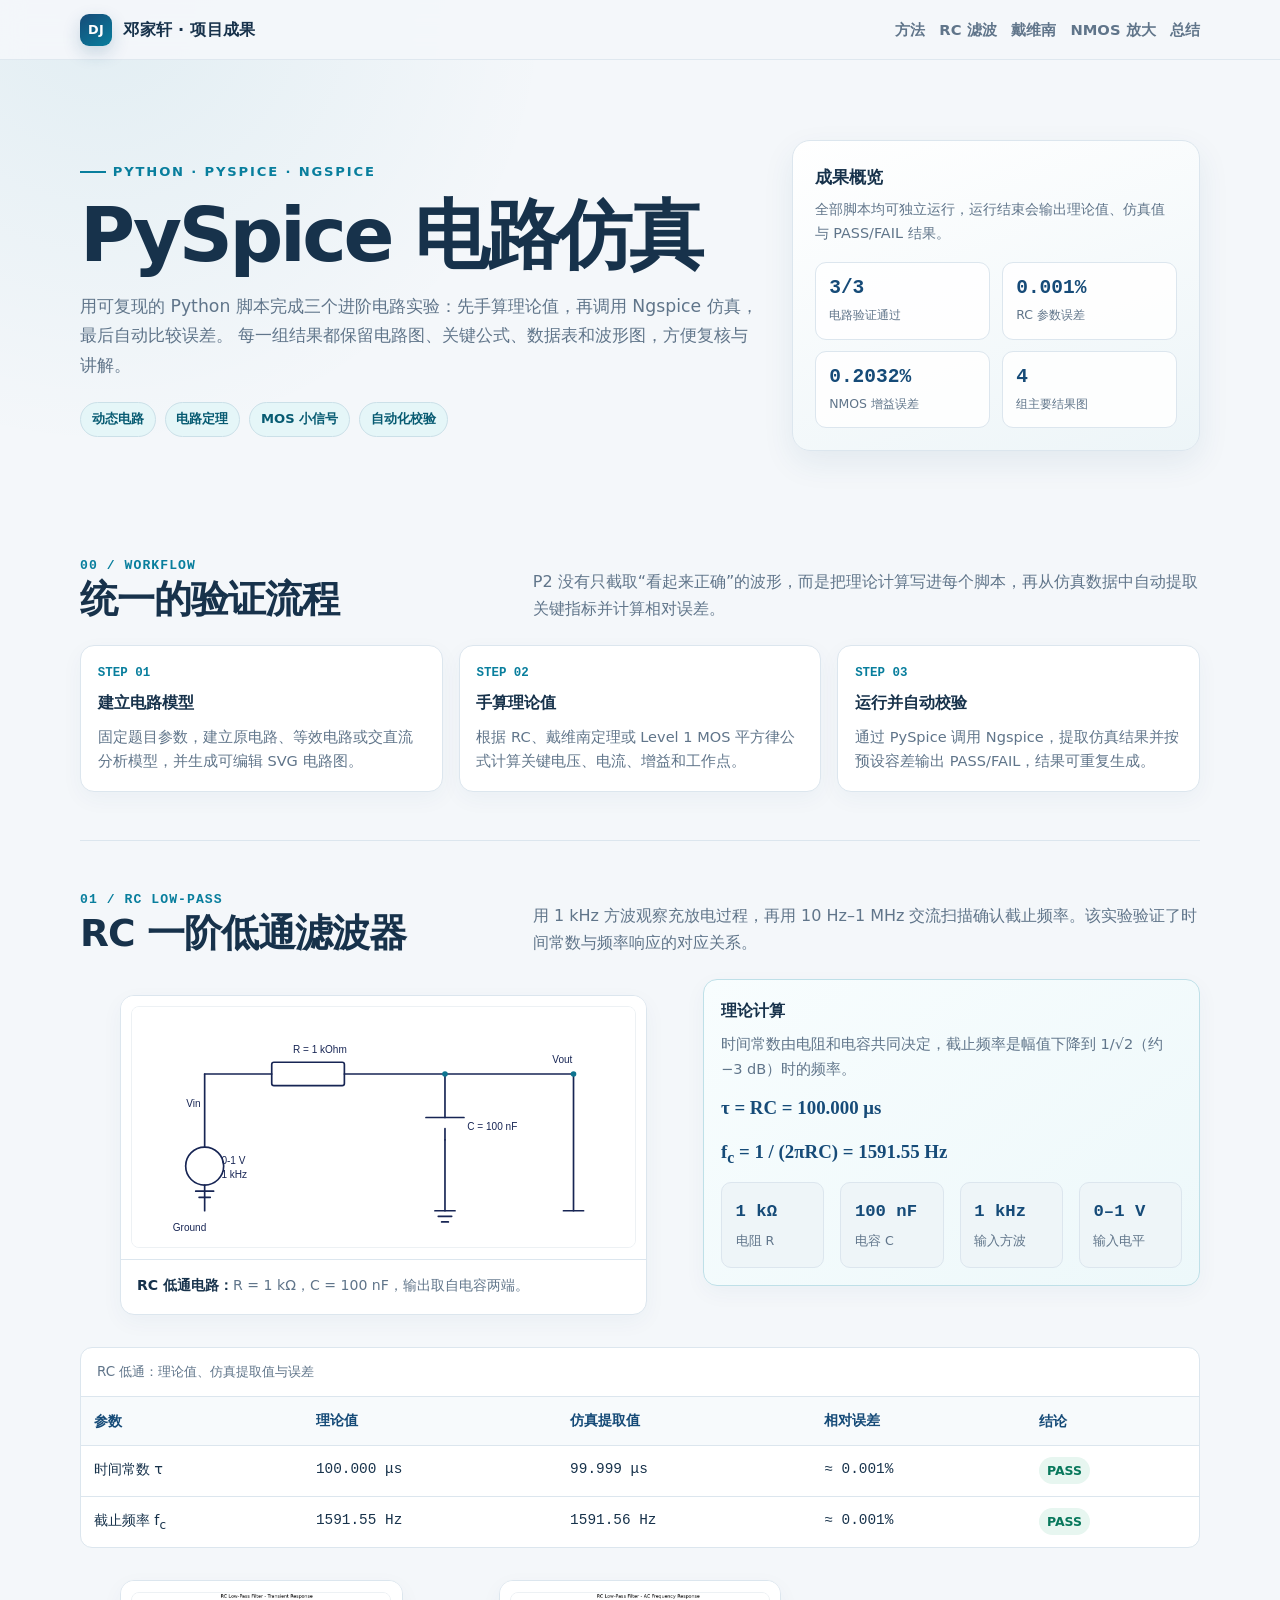
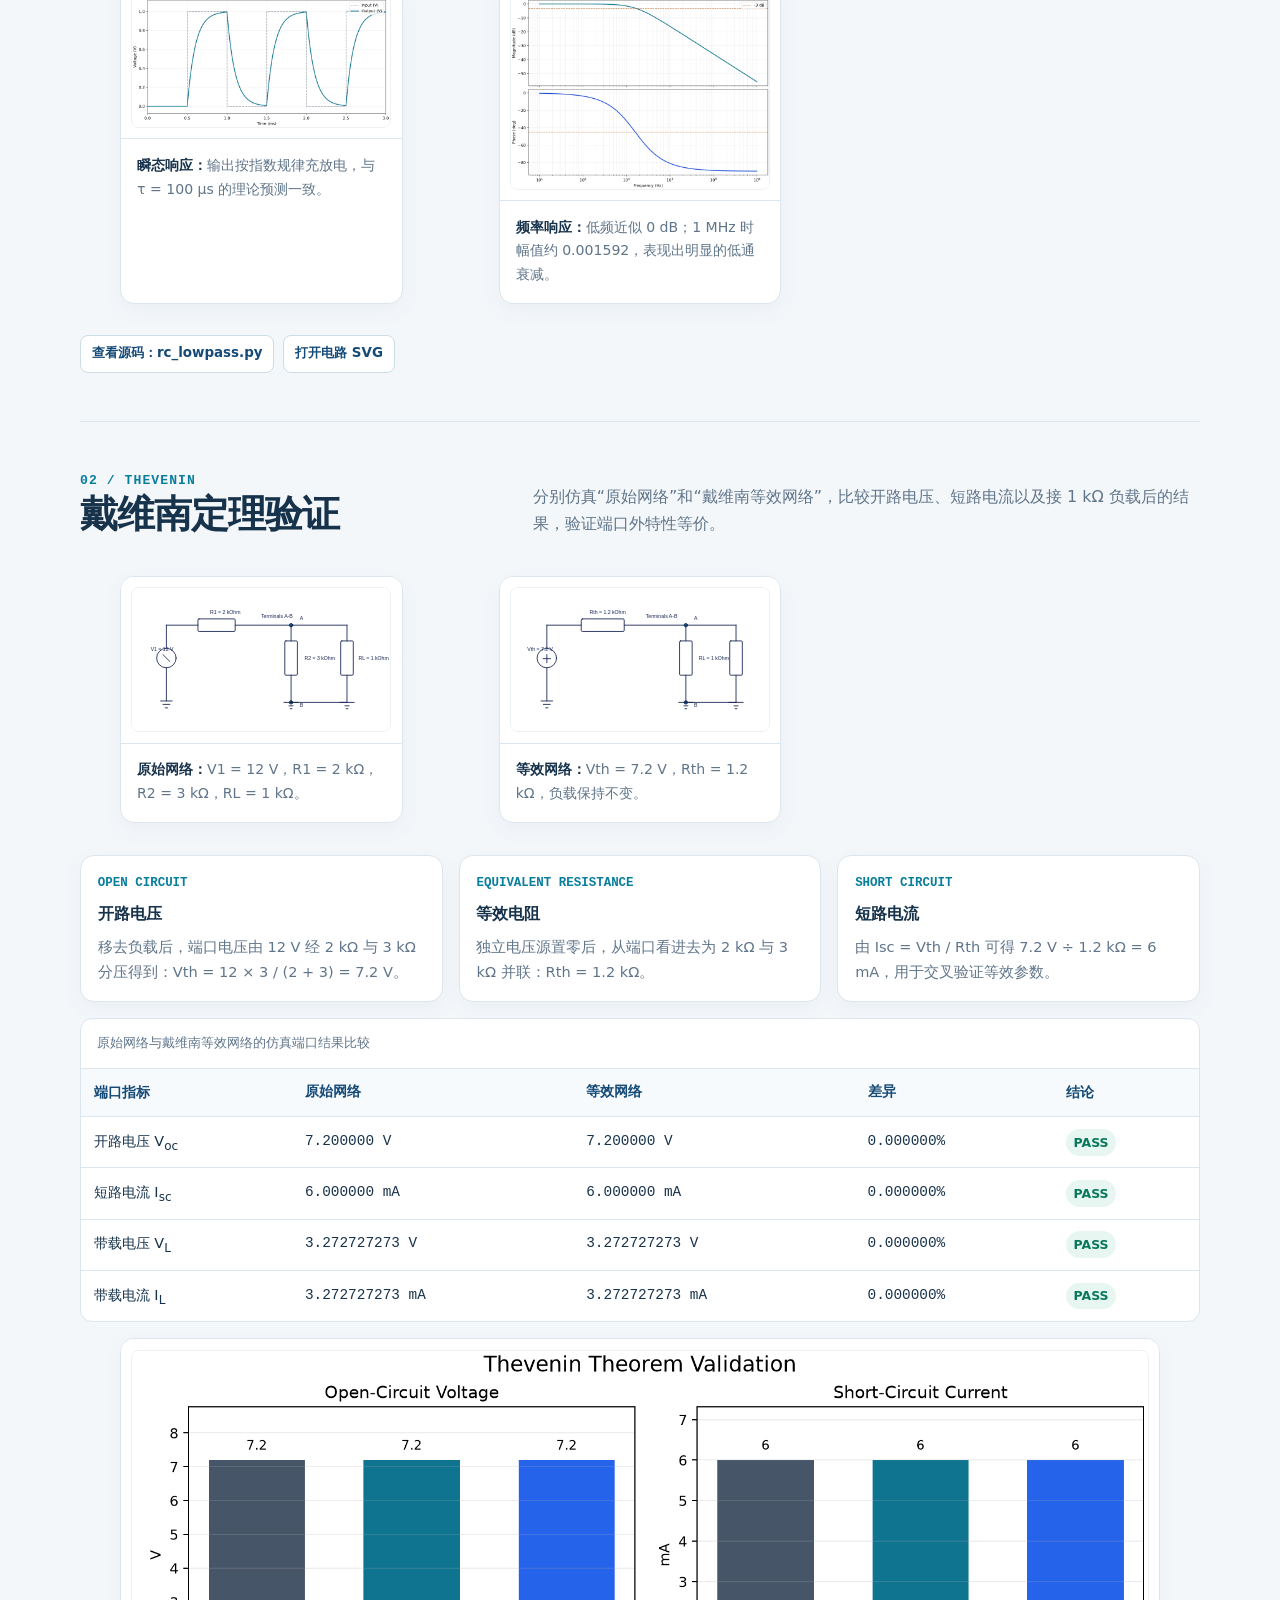
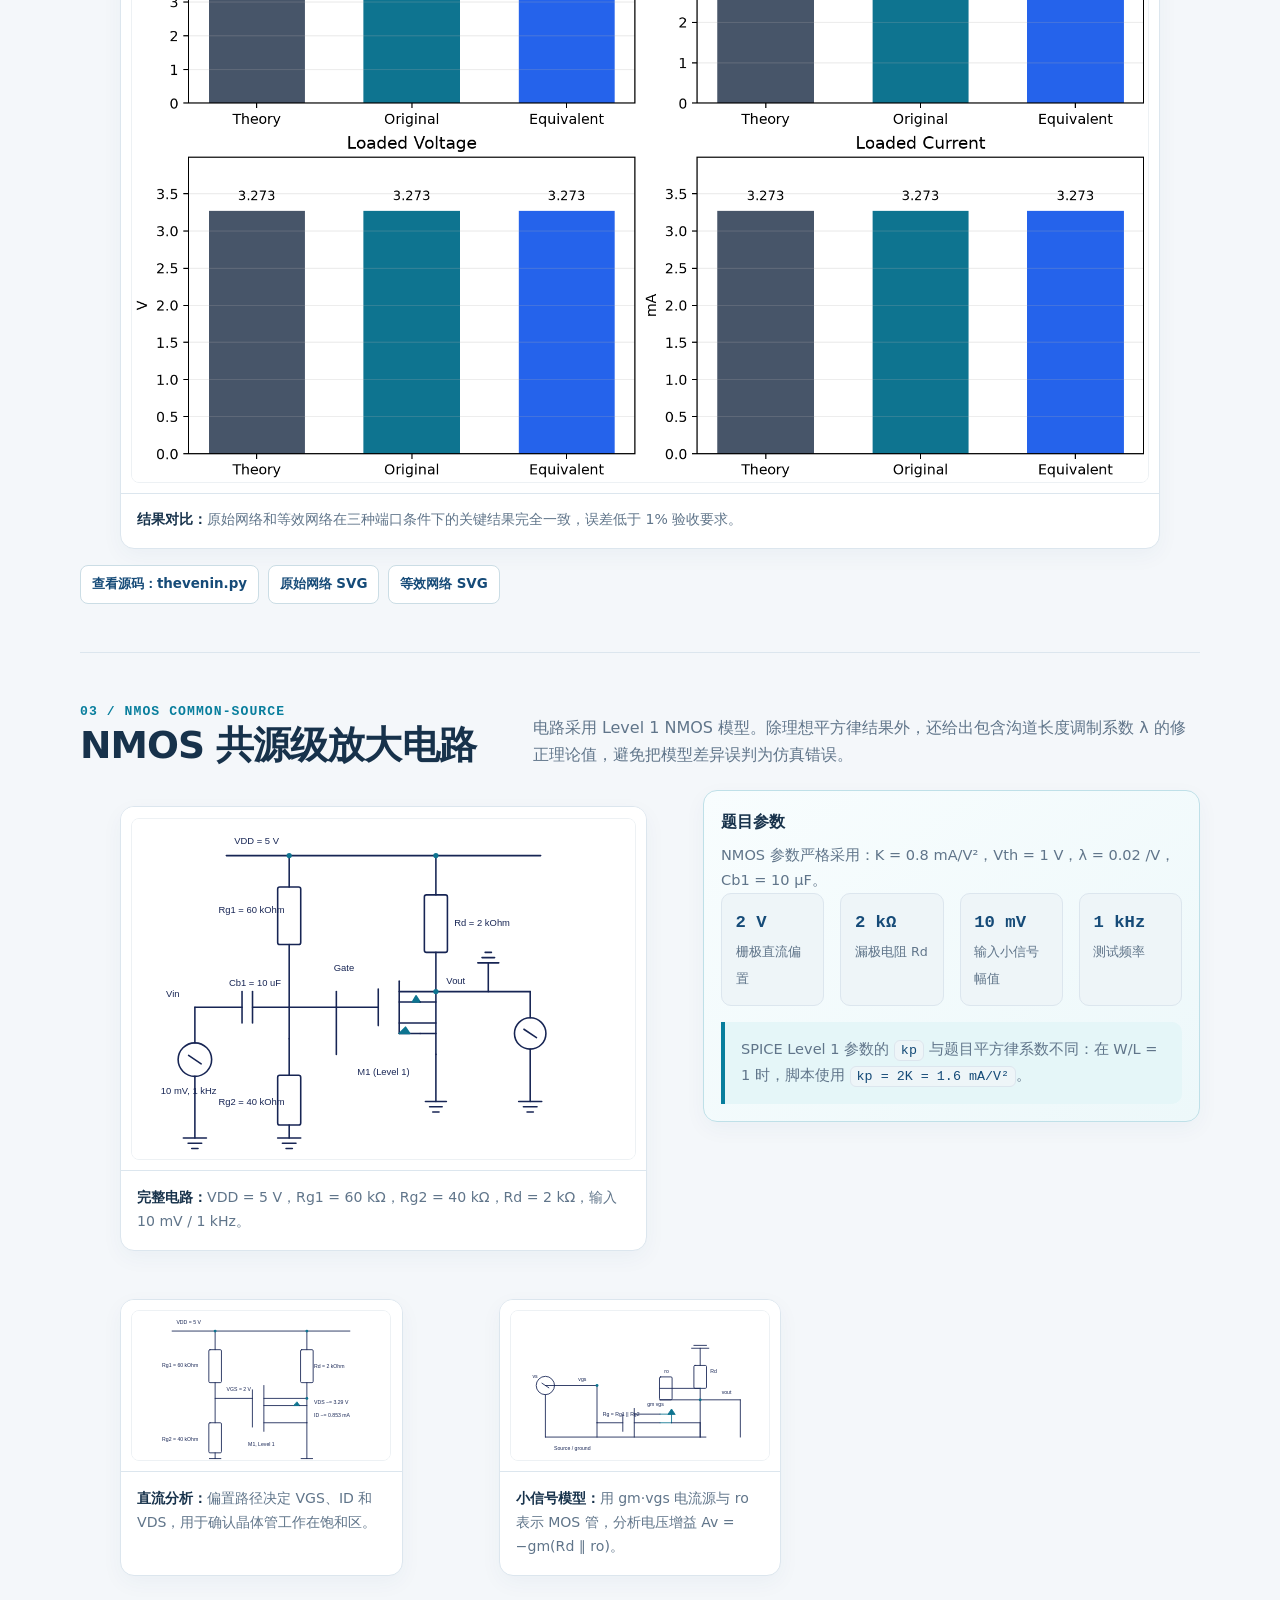
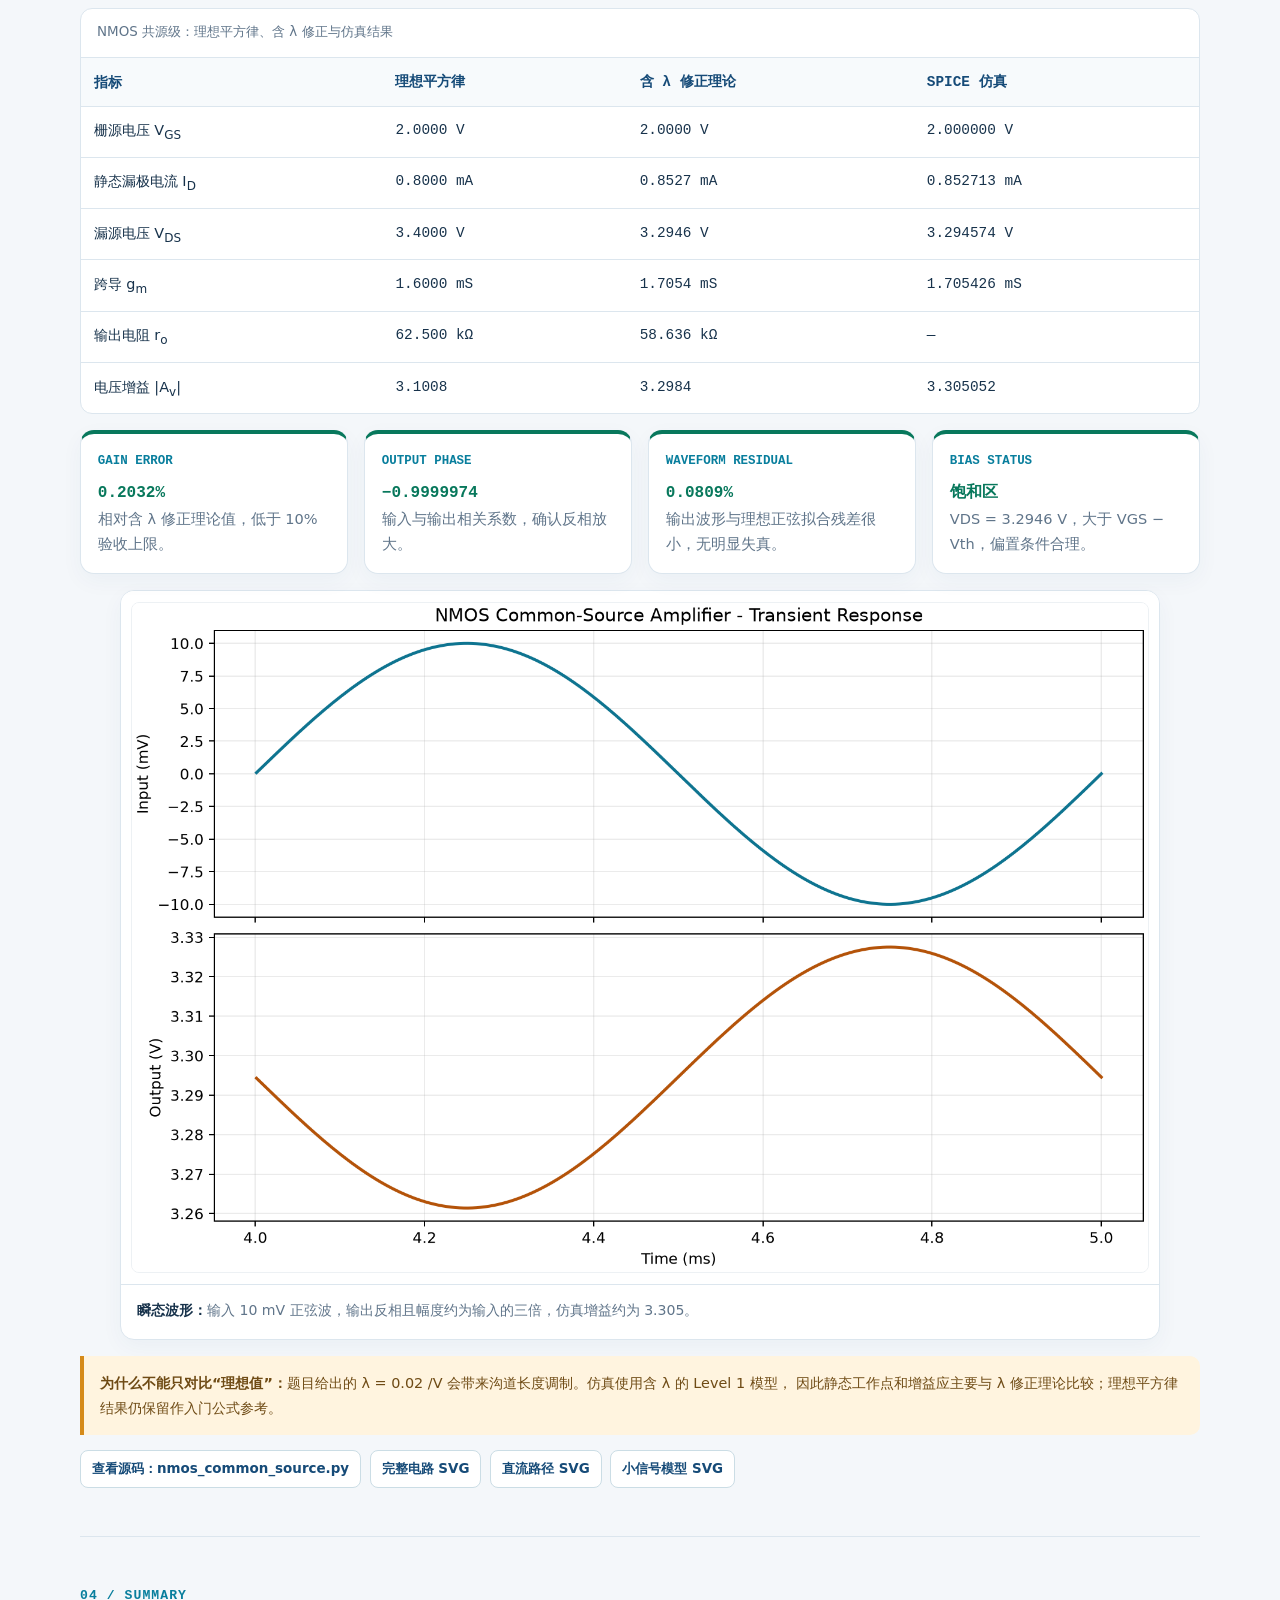
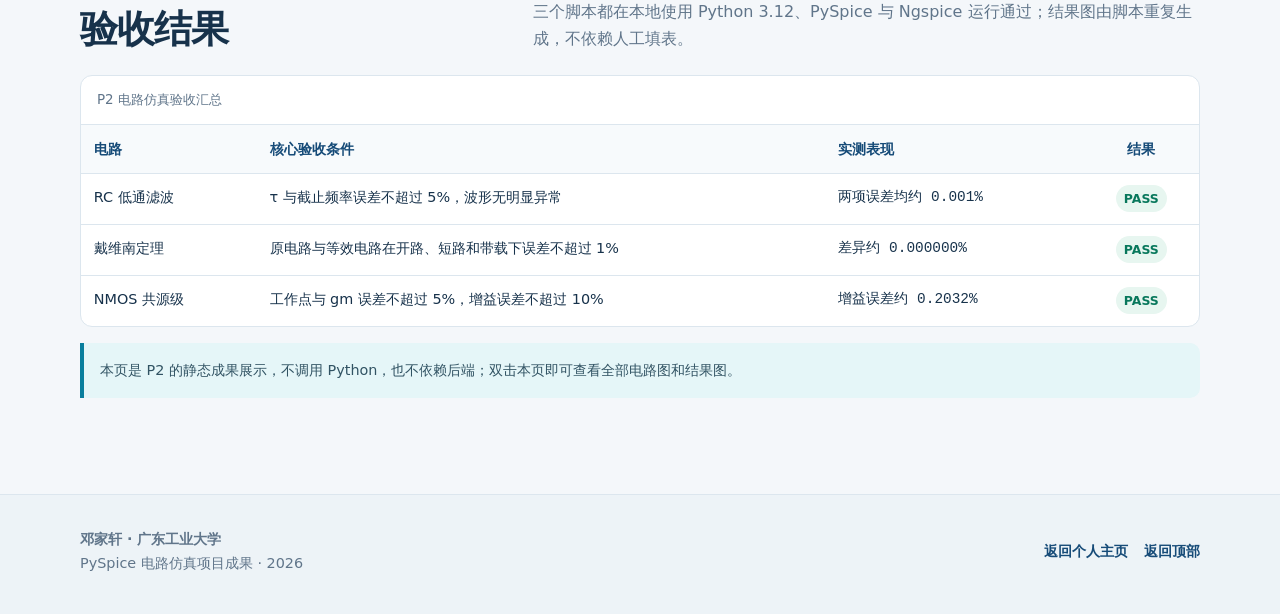
<file: pyspice/index.html>
<!DOCTYPE html>
<html lang="zh-CN">
<head>
  <meta charset="UTF-8">
  <meta name="viewport" content="width=device-width, initial-scale=1.0">
  <meta name="description" content="邓家轩的 PySpice 电路仿真成果：RC 低通滤波、戴维南定理验证与 NMOS 共源级放大电路。">
  <link rel="icon" href="data:image/svg+xml,%3Csvg xmlns='http://www.w3.org/2000/svg' viewBox='0 0 100 100'%3E%3Crect width='100' height='100' rx='18' fill='%23164b78'/%3E%3Ctext x='50' y='72' text-anchor='middle' font-size='58' fill='white' font-family='Arial'%3EP%3C/text%3E%3C/svg%3E">
  <title>PySpice 电路仿真成果 | 邓家轩</title>
  <style>
    :root {
      --bg: #f4f7fa;
      --surface: #ffffff;
      --surface-soft: #eef5f8;
      --ink: #17324b;
      --muted: #60758a;
      --line: #dce6ee;
      --blue: #164b78;
      --blue-soft: #e8f2f8;
      --cyan: #087e9d;
      --cyan-soft: #e5f6f8;
      --pass: #08785c;
      --pass-soft: #e7f6f0;
      --warning: #a15c00;
      --warning-soft: #fff4df;
      --radius: 14px;
      --shadow: 0 12px 32px rgba(22, 75, 120, 0.08);
    }

    * {
      box-sizing: border-box;
    }

    html {
      scroll-behavior: smooth;
    }

    body {
      margin: 0;
      background:
        radial-gradient(circle at 8% 0%, rgba(8, 126, 157, 0.08), transparent 28rem),
        var(--bg);
      color: var(--ink);
      font-family: "Noto Sans SC", "Microsoft YaHei", "PingFang SC", system-ui, -apple-system, BlinkMacSystemFont, "Segoe UI", sans-serif;
      line-height: 1.7;
    }

    a {
      color: var(--cyan);
      text-underline-offset: 3px;
    }

    img {
      display: block;
      width: 100%;
      height: auto;
    }

    code {
      padding: 0.14rem 0.38rem;
      border: 1px solid var(--line);
      border-radius: 6px;
      background: var(--surface-soft);
      color: var(--blue);
      font-family: Consolas, "SFMono-Regular", monospace;
      font-size: 0.92em;
    }

    .skip-link {
      position: absolute;
      left: 1rem;
      top: -4rem;
      z-index: 10;
      padding: 0.6rem 0.9rem;
      border-radius: 8px;
      background: var(--blue);
      color: #fff;
    }

    .skip-link:focus {
      top: 1rem;
    }

    .topbar {
      position: sticky;
      top: 0;
      z-index: 5;
      border-bottom: 1px solid rgba(220, 230, 238, 0.88);
      background: rgba(244, 247, 250, 0.94);
      backdrop-filter: blur(12px);
    }

    .topbar-inner {
      display: flex;
      flex-wrap: wrap;
      align-items: center;
      justify-content: space-between;
      gap: 0.8rem 1.4rem;
      width: min(1120px, calc(100% - 2rem));
      margin: 0 auto;
      padding: 0.85rem 0;
    }

    .brand {
      display: flex;
      align-items: center;
      gap: 0.7rem;
      color: var(--ink);
      font-weight: 800;
      text-decoration: none;
      letter-spacing: 0.02em;
    }

    .brand-mark {
      display: grid;
      width: 2rem;
      height: 2rem;
      place-items: center;
      border-radius: 9px;
      background: linear-gradient(145deg, var(--blue), var(--cyan));
      color: #fff;
      font-size: 0.80rem;
      box-shadow: 0 7px 18px rgba(22, 75, 120, 0.20);
    }

    .topnav {
      display: flex;
      flex-wrap: wrap;
      gap: 0.35rem 0.9rem;
      font-size: 0.92rem;
    }

    .topnav a {
      color: var(--muted);
      font-weight: 700;
      text-decoration: none;
    }

    .topnav a:hover,
    .topnav a:focus-visible {
      color: var(--cyan);
    }

    .container {
      width: min(1120px, calc(100% - 2rem));
      margin: 0 auto;
    }

    .hero {
      padding: 3.7rem 0 2.5rem;
    }

    .hero-grid {
      display: grid;
      gap: 2rem;
      align-items: center;
    }

    .eyebrow {
      display: inline-flex;
      align-items: center;
      gap: 0.45rem;
      margin: 0 0 0.8rem;
      color: var(--cyan);
      font-size: 0.82rem;
      font-weight: 850;
      letter-spacing: 0.14em;
      text-transform: uppercase;
    }

    .eyebrow::before {
      width: 1.6rem;
      height: 2px;
      background: var(--cyan);
      content: "";
    }

    h1,
    h2,
    h3,
    p {
      margin-top: 0;
    }

    h1 {
      max-width: 12ch;
      margin-bottom: 1rem;
      font-size: clamp(2.35rem, 7vw, 4.7rem);
      line-height: 1.06;
      letter-spacing: -0.045em;
    }

    .hero-copy {
      max-width: 43rem;
      margin-bottom: 1.35rem;
      color: var(--muted);
      font-size: 1.08rem;
    }

    .tag-list {
      display: flex;
      flex-wrap: wrap;
      gap: 0.55rem;
      padding: 0;
      margin: 0;
      list-style: none;
    }

    .tag {
      padding: 0.34rem 0.68rem;
      border: 1px solid #cbe0e8;
      border-radius: 999px;
      background: var(--cyan-soft);
      color: #075b72;
      font-size: 0.82rem;
      font-weight: 700;
    }

    .hero-panel {
      padding: 1.35rem;
      border: 1px solid var(--line);
      border-radius: calc(var(--radius) + 4px);
      background: linear-gradient(160deg, #ffffff, #edf5f8);
      box-shadow: var(--shadow);
    }

    .hero-panel h2 {
      margin-bottom: 0.35rem;
      font-size: 1.05rem;
    }

    .hero-panel > p {
      margin-bottom: 1rem;
      color: var(--muted);
      font-size: 0.9rem;
    }

    .hero-stats {
      display: grid;
      grid-template-columns: repeat(2, minmax(0, 1fr));
      gap: 0.7rem;
    }

    .hero-stat {
      min-width: 0;
      padding: 0.85rem;
      border: 1px solid var(--line);
      border-radius: 11px;
      background: rgba(255, 255, 255, 0.88);
    }

    .hero-stat strong {
      display: block;
      color: var(--blue);
      font-family: Consolas, "SFMono-Regular", monospace;
      font-size: 1.22rem;
      line-height: 1.25;
    }

    .hero-stat span {
      display: block;
      margin-top: 0.18rem;
      color: var(--muted);
      font-size: 0.78rem;
    }

    main {
      padding-bottom: 3rem;
    }

    .section {
      padding: 2.1rem 0;
      scroll-margin-top: 5rem;
    }

    .section + .section {
      border-top: 1px solid var(--line);
    }

    .section-head {
      display: grid;
      gap: 0.5rem;
      margin-bottom: 1.4rem;
    }

    .section-kicker {
      color: var(--cyan);
      font-family: Consolas, "SFMono-Regular", monospace;
      font-size: 0.82rem;
      font-weight: 800;
      letter-spacing: 0.08em;
    }

    .section h2 {
      margin-bottom: 0;
      font-size: clamp(1.65rem, 4vw, 2.35rem);
      line-height: 1.2;
      letter-spacing: -0.025em;
    }

    .section-intro {
      max-width: 52rem;
      margin: 0;
      color: var(--muted);
    }

    .method-grid,
    .card-grid,
    .figure-grid,
    .metric-grid {
      display: grid;
      gap: 1rem;
    }

    .method-card,
    .data-card,
    .figure-card,
    .result-card {
      min-width: 0;
      border: 1px solid var(--line);
      border-radius: var(--radius);
      background: var(--surface);
      box-shadow: 0 7px 22px rgba(22, 75, 120, 0.045);
    }

    .method-card,
    .data-card,
    .result-card {
      padding: 1.05rem;
    }

    .method-card span,
    .result-card span {
      display: block;
      margin-bottom: 0.35rem;
      color: var(--cyan);
      font-family: Consolas, "SFMono-Regular", monospace;
      font-size: 0.78rem;
      font-weight: 800;
    }

    .method-card h3,
    .data-card h3,
    .figure-card h3,
    .result-card h3 {
      margin-bottom: 0.45rem;
      font-size: 1.03rem;
    }

    .method-card p,
    .result-card p,
    .figure-card p,
    .data-card p {
      margin-bottom: 0;
      color: var(--muted);
      font-size: 0.91rem;
    }

    .data-card.accent {
      border-color: #bfe0e8;
      background: linear-gradient(145deg, #f8fdfe, #edf8fa);
    }

    .formula {
      display: block;
      margin: 0.7rem 0;
      color: var(--blue);
      font-family: "Cambria Math", Georgia, serif;
      font-size: 1.18rem;
      font-weight: 700;
    }

    .metric-grid {
      grid-template-columns: repeat(2, minmax(0, 1fr));
    }

    .metric {
      padding: 0.85rem;
      border: 1px solid var(--line);
      border-radius: 10px;
      background: var(--surface-soft);
    }

    .metric strong {
      display: block;
      color: var(--blue);
      font-family: Consolas, "SFMono-Regular", monospace;
      font-size: 1.08rem;
    }

    .metric span {
      color: var(--muted);
      font-size: 0.79rem;
    }

    .figure-card {
      overflow: hidden;
    }

    .figure-card figure {
      margin: 0;
    }

    .figure-card .image-link {
      display: block;
      padding: 0.65rem;
      background: #fff;
    }

    .figure-card img {
      border: 1px solid #edf1f4;
      border-radius: 8px;
    }

    .figure-card figcaption {
      padding: 0.9rem 1rem 1rem;
      border-top: 1px solid var(--line);
      color: var(--muted);
      font-size: 0.88rem;
    }

    .figure-card figcaption strong {
      color: var(--ink);
    }

    .table-wrap {
      overflow-x: auto;
      border: 1px solid var(--line);
      border-radius: 12px;
      background: var(--surface);
    }

    table {
      width: 100%;
      min-width: 620px;
      border-collapse: collapse;
      font-size: 0.9rem;
    }

    caption {
      padding: 0.8rem 1rem;
      color: var(--muted);
      text-align: left;
      font-size: 0.84rem;
    }

    th,
    td {
      padding: 0.72rem 0.8rem;
      border-top: 1px solid var(--line);
      text-align: left;
      vertical-align: top;
    }

    th {
      background: #f7fafc;
      color: var(--blue);
      font-weight: 800;
      white-space: nowrap;
    }

    td.numeric,
    th.numeric {
      font-family: Consolas, "SFMono-Regular", monospace;
      white-space: nowrap;
    }

    .pass {
      display: inline-block;
      padding: 0.18rem 0.48rem;
      border-radius: 999px;
      background: var(--pass-soft);
      color: var(--pass);
      font-size: 0.78rem;
      font-weight: 850;
    }

    .note {
      padding: 0.95rem 1rem;
      border-left: 4px solid var(--cyan);
      border-radius: 0 10px 10px 0;
      background: var(--cyan-soft);
      color: #315363;
      font-size: 0.9rem;
    }

    .note.warning {
      border-left-color: #d58a18;
      background: var(--warning-soft);
      color: #6f4b15;
    }

    .source-row {
      display: flex;
      flex-wrap: wrap;
      gap: 0.55rem;
      margin-top: 0.9rem;
    }

    .source-link {
      display: inline-flex;
      align-items: center;
      padding: 0.42rem 0.68rem;
      border: 1px solid #cbdde5;
      border-radius: 8px;
      background: #fff;
      color: var(--blue);
      font-size: 0.84rem;
      font-weight: 750;
      text-decoration: none;
    }

    .source-link:hover,
    .source-link:focus-visible {
      border-color: var(--cyan);
      color: var(--cyan);
    }

    .result-card {
      border-top: 4px solid var(--pass);
    }

    .result-card strong {
      color: var(--pass);
      font-family: Consolas, "SFMono-Regular", monospace;
    }

    .status-table td:last-child,
    .status-table th:last-child {
      text-align: center;
    }

    footer {
      padding: 2rem 0 2.5rem;
      border-top: 1px solid var(--line);
      background: #edf3f7;
    }

    .footer-inner {
      display: grid;
      gap: 1rem;
      color: var(--muted);
      font-size: 0.9rem;
    }

    .footer-links {
      display: flex;
      flex-wrap: wrap;
      gap: 0.7rem 1rem;
    }

    .footer-links a {
      color: var(--blue);
      font-weight: 750;
      text-decoration: none;
    }

    @media (min-width: 720px) {
      .method-grid,
      .card-grid,
      .figure-grid {
        grid-template-columns: repeat(2, minmax(0, 1fr));
      }

      .metric-grid {
        grid-template-columns: repeat(4, minmax(0, 1fr));
      }

      .section-head {
        grid-template-columns: minmax(0, 0.8fr) minmax(20rem, 1.2fr);
        align-items: end;
      }

      .footer-inner {
        grid-template-columns: 1fr auto;
        align-items: center;
      }
    }

    @media (min-width: 960px) {
      .hero {
        padding: 5rem 0 3.5rem;
      }

      .hero-grid {
        grid-template-columns: minmax(0, 1.25fr) minmax(22rem, 0.75fr);
      }

      .method-grid,
      .figure-grid {
        grid-template-columns: repeat(3, minmax(0, 1fr));
      }

      .section {
        padding: 3rem 0;
      }

      .split {
        display: grid;
        grid-template-columns: minmax(0, 1.1fr) minmax(20rem, 0.9fr);
        gap: 1rem;
        align-items: start;
      }
    }

    @media (prefers-reduced-motion: reduce) {
      html {
        scroll-behavior: auto;
      }
    }
  </style>
</head>
<body>
  <a class="skip-link" href="#main">跳到主要内容</a>

  <header class="topbar">
    <div class="topbar-inner">
      <a class="brand" href="../index.html">
        <span class="brand-mark">DJ</span>
        <span>邓家轩 · 项目成果</span>
      </a>
      <nav class="topnav" aria-label="页面导航">
        <a href="#method">方法</a>
        <a href="#rc">RC 滤波</a>
        <a href="#thevenin">戴维南</a>
        <a href="#nmos">NMOS 放大</a>
        <a href="#summary">总结</a>
      </nav>
    </div>
  </header>

  <section class="hero">
    <div class="container hero-grid">
      <div>
        <p class="eyebrow">Python · PySpice · Ngspice</p>
        <h1>PySpice 电路仿真</h1>
        <p class="hero-copy">
          用可复现的 Python 脚本完成三个进阶电路实验：先手算理论值，再调用 Ngspice 仿真，最后自动比较误差。
          每一组结果都保留电路图、关键公式、数据表和波形图，方便复核与讲解。
        </p>
        <ul class="tag-list" aria-label="技术标签">
          <li class="tag">动态电路</li>
          <li class="tag">电路定理</li>
          <li class="tag">MOS 小信号</li>
          <li class="tag">自动化校验</li>
        </ul>
      </div>

      <aside class="hero-panel" aria-label="成果概览">
        <h2>成果概览</h2>
        <p>全部脚本均可独立运行，运行结束会输出理论值、仿真值与 PASS/FAIL 结果。</p>
        <div class="hero-stats">
          <div class="hero-stat"><strong>3/3</strong><span>电路验证通过</span></div>
          <div class="hero-stat"><strong>0.001%</strong><span>RC 参数误差</span></div>
          <div class="hero-stat"><strong>0.2032%</strong><span>NMOS 增益误差</span></div>
          <div class="hero-stat"><strong>4</strong><span>组主要结果图</span></div>
        </div>
      </aside>
    </div>
  </section>

  <main id="main" class="container">
    <section id="method" class="section" aria-labelledby="method-title">
      <div class="section-head">
        <div>
          <div class="section-kicker">00 / WORKFLOW</div>
          <h2 id="method-title">统一的验证流程</h2>
        </div>
        <p class="section-intro">
          P2 没有只截取“看起来正确”的波形，而是把理论计算写进每个脚本，再从仿真数据中自动提取关键指标并计算相对误差。
        </p>
      </div>

      <div class="method-grid">
        <article class="method-card">
          <span>STEP 01</span>
          <h3>建立电路模型</h3>
          <p>固定题目参数，建立原电路、等效电路或交直流分析模型，并生成可编辑 SVG 电路图。</p>
        </article>
        <article class="method-card">
          <span>STEP 02</span>
          <h3>手算理论值</h3>
          <p>根据 RC、戴维南定理或 Level 1 MOS 平方律公式计算关键电压、电流、增益和工作点。</p>
        </article>
        <article class="method-card">
          <span>STEP 03</span>
          <h3>运行并自动校验</h3>
          <p>通过 PySpice 调用 Ngspice，提取仿真结果并按预设容差输出 PASS/FAIL，结果可重复生成。</p>
        </article>
      </div>
    </section>

    <section id="rc" class="section" aria-labelledby="rc-title">
      <div class="section-head">
        <div>
          <div class="section-kicker">01 / RC LOW-PASS</div>
          <h2 id="rc-title">RC 一阶低通滤波器</h2>
        </div>
        <p class="section-intro">
          用 1 kHz 方波观察充放电过程，再用 10 Hz–1 MHz 交流扫描确认截止频率。该实验验证了时间常数与频率响应的对应关系。
        </p>
      </div>

      <div class="split">
        <figure class="figure-card">
          <a class="image-link" href="assets/rc_circuit.svg" target="_blank" rel="noopener">
            <img src="assets/rc_circuit.svg" alt="RC 一阶低通滤波器电路图，输入端经过 1 千欧电阻连接 100 纳法电容，输出取自电容两端">
          </a>
          <figcaption><strong>RC 低通电路：</strong>R = 1 kΩ，C = 100 nF，输出取自电容两端。</figcaption>
        </figure>

        <div class="data-card accent">
          <h3>理论计算</h3>
          <p>时间常数由电阻和电容共同决定，截止频率是幅值下降到 1/√2（约 −3 dB）时的频率。</p>
          <span class="formula">τ = RC = 100.000 μs</span>
          <span class="formula">f<sub>c</sub> = 1 / (2πRC) = 1591.55 Hz</span>
          <div class="metric-grid">
            <div class="metric"><strong>1 kΩ</strong><span>电阻 R</span></div>
            <div class="metric"><strong>100 nF</strong><span>电容 C</span></div>
            <div class="metric"><strong>1 kHz</strong><span>输入方波</span></div>
            <div class="metric"><strong>0–1 V</strong><span>输入电平</span></div>
          </div>
        </div>
      </div>

      <div class="table-wrap" style="margin-top: 1rem;">
        <table>
          <caption>RC 低通：理论值、仿真提取值与误差</caption>
          <thead>
            <tr>
              <th scope="col">参数</th>
              <th scope="col" class="numeric">理论值</th>
              <th scope="col" class="numeric">仿真提取值</th>
              <th scope="col" class="numeric">相对误差</th>
              <th scope="col">结论</th>
            </tr>
          </thead>
          <tbody>
            <tr>
              <td>时间常数 τ</td>
              <td class="numeric">100.000 μs</td>
              <td class="numeric">99.999 μs</td>
              <td class="numeric">≈ 0.001%</td>
              <td><span class="pass">PASS</span></td>
            </tr>
            <tr>
              <td>截止频率 f<sub>c</sub></td>
              <td class="numeric">1591.55 Hz</td>
              <td class="numeric">1591.56 Hz</td>
              <td class="numeric">≈ 0.001%</td>
              <td><span class="pass">PASS</span></td>
            </tr>
          </tbody>
        </table>
      </div>

      <div class="figure-grid" style="margin-top: 1rem;">
        <figure class="figure-card">
          <a class="image-link" href="assets/rc_transient.png" target="_blank" rel="noopener">
            <img src="assets/rc_transient.png" alt="RC 低通滤波器输入方波和输出电容电压的瞬态波形图">
          </a>
          <figcaption><strong>瞬态响应：</strong>输出按指数规律充放电，与 τ = 100 μs 的理论预测一致。</figcaption>
        </figure>
        <figure class="figure-card">
          <a class="image-link" href="assets/rc_bode.png" target="_blank" rel="noopener">
            <img src="assets/rc_bode.png" alt="RC 低通滤波器从 10 赫兹到 1 兆赫兹的幅频特性图">
          </a>
          <figcaption><strong>频率响应：</strong>低频近似 0 dB；1 MHz 时幅值约 0.001592，表现出明显的低通衰减。</figcaption>
        </figure>
      </div>

      <div class="source-row">
        <a class="source-link" href="rc_lowpass.py">查看源码：rc_lowpass.py</a>
        <a class="source-link" href="assets/rc_circuit.svg" target="_blank" rel="noopener">打开电路 SVG</a>
      </div>
    </section>

    <section id="thevenin" class="section" aria-labelledby="thevenin-title">
      <div class="section-head">
        <div>
          <div class="section-kicker">02 / THEVENIN</div>
          <h2 id="thevenin-title">戴维南定理验证</h2>
        </div>
        <p class="section-intro">
          分别仿真“原始网络”和“戴维南等效网络”，比较开路电压、短路电流以及接 1 kΩ 负载后的结果，验证端口外特性等价。
        </p>
      </div>

      <div class="figure-grid">
        <figure class="figure-card">
          <a class="image-link" href="assets/thevenin_source.svg" target="_blank" rel="noopener">
            <img src="assets/thevenin_source.svg" alt="12 伏电源串联 2 千欧电阻、并联 3 千欧电阻并接 1 千欧负载的原始电路图">
          </a>
          <figcaption><strong>原始网络：</strong>V1 = 12 V，R1 = 2 kΩ，R2 = 3 kΩ，RL = 1 kΩ。</figcaption>
        </figure>
        <figure class="figure-card">
          <a class="image-link" href="assets/thevenin_equivalent.svg" target="_blank" rel="noopener">
            <img src="assets/thevenin_equivalent.svg" alt="7.2 伏戴维南电压源串联 1.2 千欧戴维南电阻并接 1 千欧负载的等效电路图">
          </a>
          <figcaption><strong>等效网络：</strong>Vth = 7.2 V，Rth = 1.2 kΩ，负载保持不变。</figcaption>
        </figure>
      </div>

      <div class="method-grid" style="margin-top: 1rem;">
        <article class="method-card">
          <span>OPEN CIRCUIT</span>
          <h3>开路电压</h3>
          <p>移去负载后，端口电压由 12 V 经 2 kΩ 与 3 kΩ 分压得到：Vth = 12 × 3 / (2 + 3) = 7.2 V。</p>
        </article>
        <article class="method-card">
          <span>EQUIVALENT RESISTANCE</span>
          <h3>等效电阻</h3>
          <p>独立电压源置零后，从端口看进去为 2 kΩ 与 3 kΩ 并联：Rth = 1.2 kΩ。</p>
        </article>
        <article class="method-card">
          <span>SHORT CIRCUIT</span>
          <h3>短路电流</h3>
          <p>由 Isc = Vth / Rth 可得 7.2 V ÷ 1.2 kΩ = 6 mA，用于交叉验证等效参数。</p>
        </article>
      </div>

      <div class="table-wrap" style="margin-top: 1rem;">
        <table>
          <caption>原始网络与戴维南等效网络的仿真端口结果比较</caption>
          <thead>
            <tr>
              <th scope="col">端口指标</th>
              <th scope="col" class="numeric">原始网络</th>
              <th scope="col" class="numeric">等效网络</th>
              <th scope="col" class="numeric">差异</th>
              <th scope="col">结论</th>
            </tr>
          </thead>
          <tbody>
            <tr>
              <td>开路电压 V<sub>oc</sub></td>
              <td class="numeric">7.200000 V</td>
              <td class="numeric">7.200000 V</td>
              <td class="numeric">0.000000%</td>
              <td><span class="pass">PASS</span></td>
            </tr>
            <tr>
              <td>短路电流 I<sub>sc</sub></td>
              <td class="numeric">6.000000 mA</td>
              <td class="numeric">6.000000 mA</td>
              <td class="numeric">0.000000%</td>
              <td><span class="pass">PASS</span></td>
            </tr>
            <tr>
              <td>带载电压 V<sub>L</sub></td>
              <td class="numeric">3.272727273 V</td>
              <td class="numeric">3.272727273 V</td>
              <td class="numeric">0.000000%</td>
              <td><span class="pass">PASS</span></td>
            </tr>
            <tr>
              <td>带载电流 I<sub>L</sub></td>
              <td class="numeric">3.272727273 mA</td>
              <td class="numeric">3.272727273 mA</td>
              <td class="numeric">0.000000%</td>
              <td><span class="pass">PASS</span></td>
            </tr>
          </tbody>
        </table>
      </div>

      <figure class="figure-card" style="margin-top: 1rem;">
        <a class="image-link" href="assets/thevenin_results.png" target="_blank" rel="noopener">
          <img src="assets/thevenin_results.png" alt="戴维南原始网络与等效网络的开路、短路和带载仿真结果对比图">
        </a>
        <figcaption><strong>结果对比：</strong>原始网络和等效网络在三种端口条件下的关键结果完全一致，误差低于 1% 验收要求。</figcaption>
      </figure>

      <div class="source-row">
        <a class="source-link" href="thevenin.py">查看源码：thevenin.py</a>
        <a class="source-link" href="assets/thevenin_source.svg" target="_blank" rel="noopener">原始网络 SVG</a>
        <a class="source-link" href="assets/thevenin_equivalent.svg" target="_blank" rel="noopener">等效网络 SVG</a>
      </div>
    </section>

    <section id="nmos" class="section" aria-labelledby="nmos-title">
      <div class="section-head">
        <div>
          <div class="section-kicker">03 / NMOS COMMON-SOURCE</div>
          <h2 id="nmos-title">NMOS 共源级放大电路</h2>
        </div>
        <p class="section-intro">
          电路采用 Level 1 NMOS 模型。除理想平方律结果外，还给出包含沟道长度调制系数 λ 的修正理论值，避免把模型差异误判为仿真错误。
        </p>
      </div>

      <div class="split">
        <figure class="figure-card">
          <a class="image-link" href="assets/nmos_circuit.svg" target="_blank" rel="noopener">
            <img src="assets/nmos_circuit.svg" alt="NMOS 共源级放大器完整电路图，包含分压偏置、输入耦合电容、漏极电阻和输出节点">
          </a>
          <figcaption><strong>完整电路：</strong>VDD = 5 V，Rg1 = 60 kΩ，Rg2 = 40 kΩ，Rd = 2 kΩ，输入 10 mV / 1 kHz。</figcaption>
        </figure>
        <div class="data-card accent">
          <h3>题目参数</h3>
          <p>NMOS 参数严格采用：K = 0.8 mA/V²，Vth = 1 V，λ = 0.02 /V，Cb1 = 10 μF。</p>
          <div class="metric-grid">
            <div class="metric"><strong>2 V</strong><span>栅极直流偏置</span></div>
            <div class="metric"><strong>2 kΩ</strong><span>漏极电阻 Rd</span></div>
            <div class="metric"><strong>10 mV</strong><span>输入小信号幅值</span></div>
            <div class="metric"><strong>1 kHz</strong><span>测试频率</span></div>
          </div>
          <p class="note" style="margin-top: 1rem;">
            SPICE Level 1 参数的 <code>kp</code> 与题目平方律系数不同：在 W/L = 1 时，脚本使用 <code>kp = 2K = 1.6 mA/V²</code>。
          </p>
        </div>
      </div>

      <div class="figure-grid" style="margin-top: 1rem;">
        <figure class="figure-card">
          <a class="image-link" href="assets/nmos_dc_path.svg" target="_blank" rel="noopener">
            <img src="assets/nmos_dc_path.svg" alt="NMOS 共源级放大器的直流偏置路径示意图">
          </a>
          <figcaption><strong>直流分析：</strong>偏置路径决定 VGS、ID 和 VDS，用于确认晶体管工作在饱和区。</figcaption>
        </figure>
        <figure class="figure-card">
          <a class="image-link" href="assets/nmos_small_signal.svg" target="_blank" rel="noopener">
            <img src="assets/nmos_small_signal.svg" alt="NMOS 共源级放大器的小信号等效电路图，包含跨导源和输出电阻">
          </a>
          <figcaption><strong>小信号模型：</strong>用 gm·vgs 电流源与 ro 表示 MOS 管，分析电压增益 Av = −gm(Rd ∥ ro)。</figcaption>
        </figure>
      </div>

      <div class="table-wrap" style="margin-top: 1rem;">
        <table>
          <caption>NMOS 共源级：理想平方律、含 λ 修正与仿真结果</caption>
          <thead>
            <tr>
              <th scope="col">指标</th>
              <th scope="col" class="numeric">理想平方律</th>
              <th scope="col" class="numeric">含 λ 修正理论</th>
              <th scope="col" class="numeric">SPICE 仿真</th>
            </tr>
          </thead>
          <tbody>
            <tr>
              <td>栅源电压 V<sub>GS</sub></td>
              <td class="numeric">2.0000 V</td>
              <td class="numeric">2.0000 V</td>
              <td class="numeric">2.000000 V</td>
            </tr>
            <tr>
              <td>静态漏极电流 I<sub>D</sub></td>
              <td class="numeric">0.8000 mA</td>
              <td class="numeric">0.8527 mA</td>
              <td class="numeric">0.852713 mA</td>
            </tr>
            <tr>
              <td>漏源电压 V<sub>DS</sub></td>
              <td class="numeric">3.4000 V</td>
              <td class="numeric">3.2946 V</td>
              <td class="numeric">3.294574 V</td>
            </tr>
            <tr>
              <td>跨导 g<sub>m</sub></td>
              <td class="numeric">1.6000 mS</td>
              <td class="numeric">1.7054 mS</td>
              <td class="numeric">1.705426 mS</td>
            </tr>
            <tr>
              <td>输出电阻 r<sub>o</sub></td>
              <td class="numeric">62.500 kΩ</td>
              <td class="numeric">58.636 kΩ</td>
              <td class="numeric">—</td>
            </tr>
            <tr>
              <td>电压增益 |A<sub>v</sub>|</td>
              <td class="numeric">3.1008</td>
              <td class="numeric">3.2984</td>
              <td class="numeric">3.305052</td>
            </tr>
          </tbody>
        </table>
      </div>

      <div class="metric-grid" style="margin-top: 1rem;">
        <div class="result-card">
          <span>GAIN ERROR</span>
          <strong>0.2032%</strong>
          <p>相对含 λ 修正理论值，低于 10% 验收上限。</p>
        </div>
        <div class="result-card">
          <span>OUTPUT PHASE</span>
          <strong>−0.9999974</strong>
          <p>输入与输出相关系数，确认反相放大。</p>
        </div>
        <div class="result-card">
          <span>WAVEFORM RESIDUAL</span>
          <strong>0.0809%</strong>
          <p>输出波形与理想正弦拟合残差很小，无明显失真。</p>
        </div>
        <div class="result-card">
          <span>BIAS STATUS</span>
          <strong>饱和区</strong>
          <p>VDS = 3.2946 V，大于 VGS − Vth，偏置条件合理。</p>
        </div>
      </div>

      <figure class="figure-card" style="margin-top: 1rem;">
        <a class="image-link" href="assets/nmos_waveforms.png" target="_blank" rel="noopener">
          <img src="assets/nmos_waveforms.png" alt="NMOS 共源级放大器的输入与输出正弦波形图，输出反相且幅度约为输入的三倍">
        </a>
        <figcaption><strong>瞬态波形：</strong>输入 10 mV 正弦波，输出反相且幅度约为输入的三倍，仿真增益约为 3.305。</figcaption>
      </figure>

      <p class="note warning" style="margin-top: 1rem;">
        <strong>为什么不能只对比“理想值”：</strong>题目给出的 λ = 0.02 /V 会带来沟道长度调制。仿真使用含 λ 的 Level 1 模型，
        因此静态工作点和增益应主要与 λ 修正理论比较；理想平方律结果仍保留作入门公式参考。
      </p>

      <div class="source-row">
        <a class="source-link" href="nmos_common_source.py">查看源码：nmos_common_source.py</a>
        <a class="source-link" href="assets/nmos_circuit.svg" target="_blank" rel="noopener">完整电路 SVG</a>
        <a class="source-link" href="assets/nmos_dc_path.svg" target="_blank" rel="noopener">直流路径 SVG</a>
        <a class="source-link" href="assets/nmos_small_signal.svg" target="_blank" rel="noopener">小信号模型 SVG</a>
      </div>
    </section>

    <section id="summary" class="section" aria-labelledby="summary-title">
      <div class="section-head">
        <div>
          <div class="section-kicker">04 / SUMMARY</div>
          <h2 id="summary-title">验收结果</h2>
        </div>
        <p class="section-intro">
          三个脚本都在本地使用 Python 3.12、PySpice 与 Ngspice 运行通过；结果图由脚本重复生成，不依赖人工填表。
        </p>
      </div>

      <div class="table-wrap">
        <table class="status-table">
          <caption>P2 电路仿真验收汇总</caption>
          <thead>
            <tr>
              <th scope="col">电路</th>
              <th scope="col">核心验收条件</th>
              <th scope="col">实测表现</th>
              <th scope="col">结果</th>
            </tr>
          </thead>
          <tbody>
            <tr>
              <td>RC 低通滤波</td>
              <td>τ 与截止频率误差不超过 5%，波形无明显异常</td>
              <td class="numeric">两项误差均约 0.001%</td>
              <td><span class="pass">PASS</span></td>
            </tr>
            <tr>
              <td>戴维南定理</td>
              <td>原电路与等效电路在开路、短路和带载下误差不超过 1%</td>
              <td class="numeric">差异约 0.000000%</td>
              <td><span class="pass">PASS</span></td>
            </tr>
            <tr>
              <td>NMOS 共源级</td>
              <td>工作点与 gm 误差不超过 5%，增益误差不超过 10%</td>
              <td class="numeric">增益误差约 0.2032%</td>
              <td><span class="pass">PASS</span></td>
            </tr>
          </tbody>
        </table>
      </div>

      <div class="note" style="margin-top: 1rem;">
        本页是 P2 的静态成果展示，不调用 Python，也不依赖后端；双击本页即可查看全部电路图和结果图。
      </div>
    </section>
  </main>

  <footer>
    <div class="container footer-inner">
      <div>
        <strong>邓家轩 · 广东工业大学</strong><br>
        PySpice 电路仿真项目成果 · 2026
      </div>
      <div class="footer-links">
        <a href="../index.html">返回个人主页</a>
        <a href="#main">返回顶部</a>
      </div>
    </div>
  </footer>
</body>
</html>
</file>
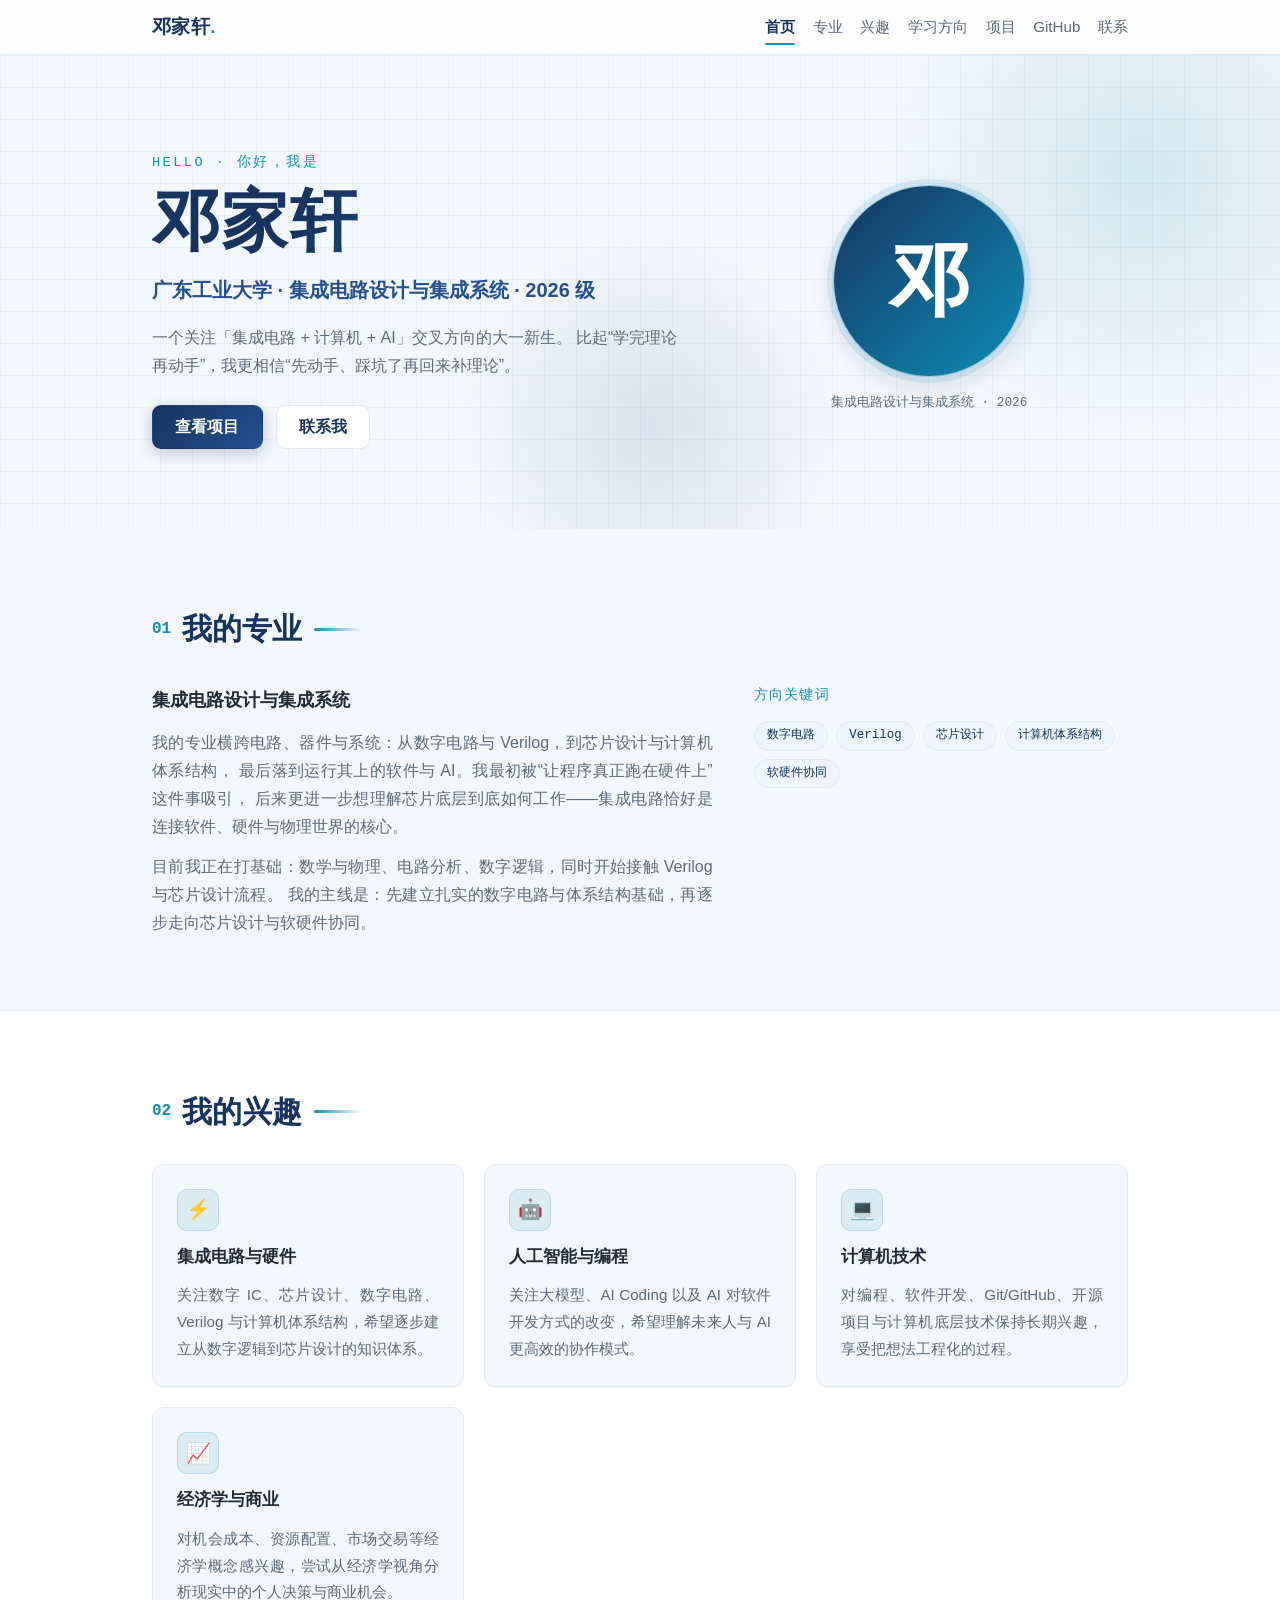
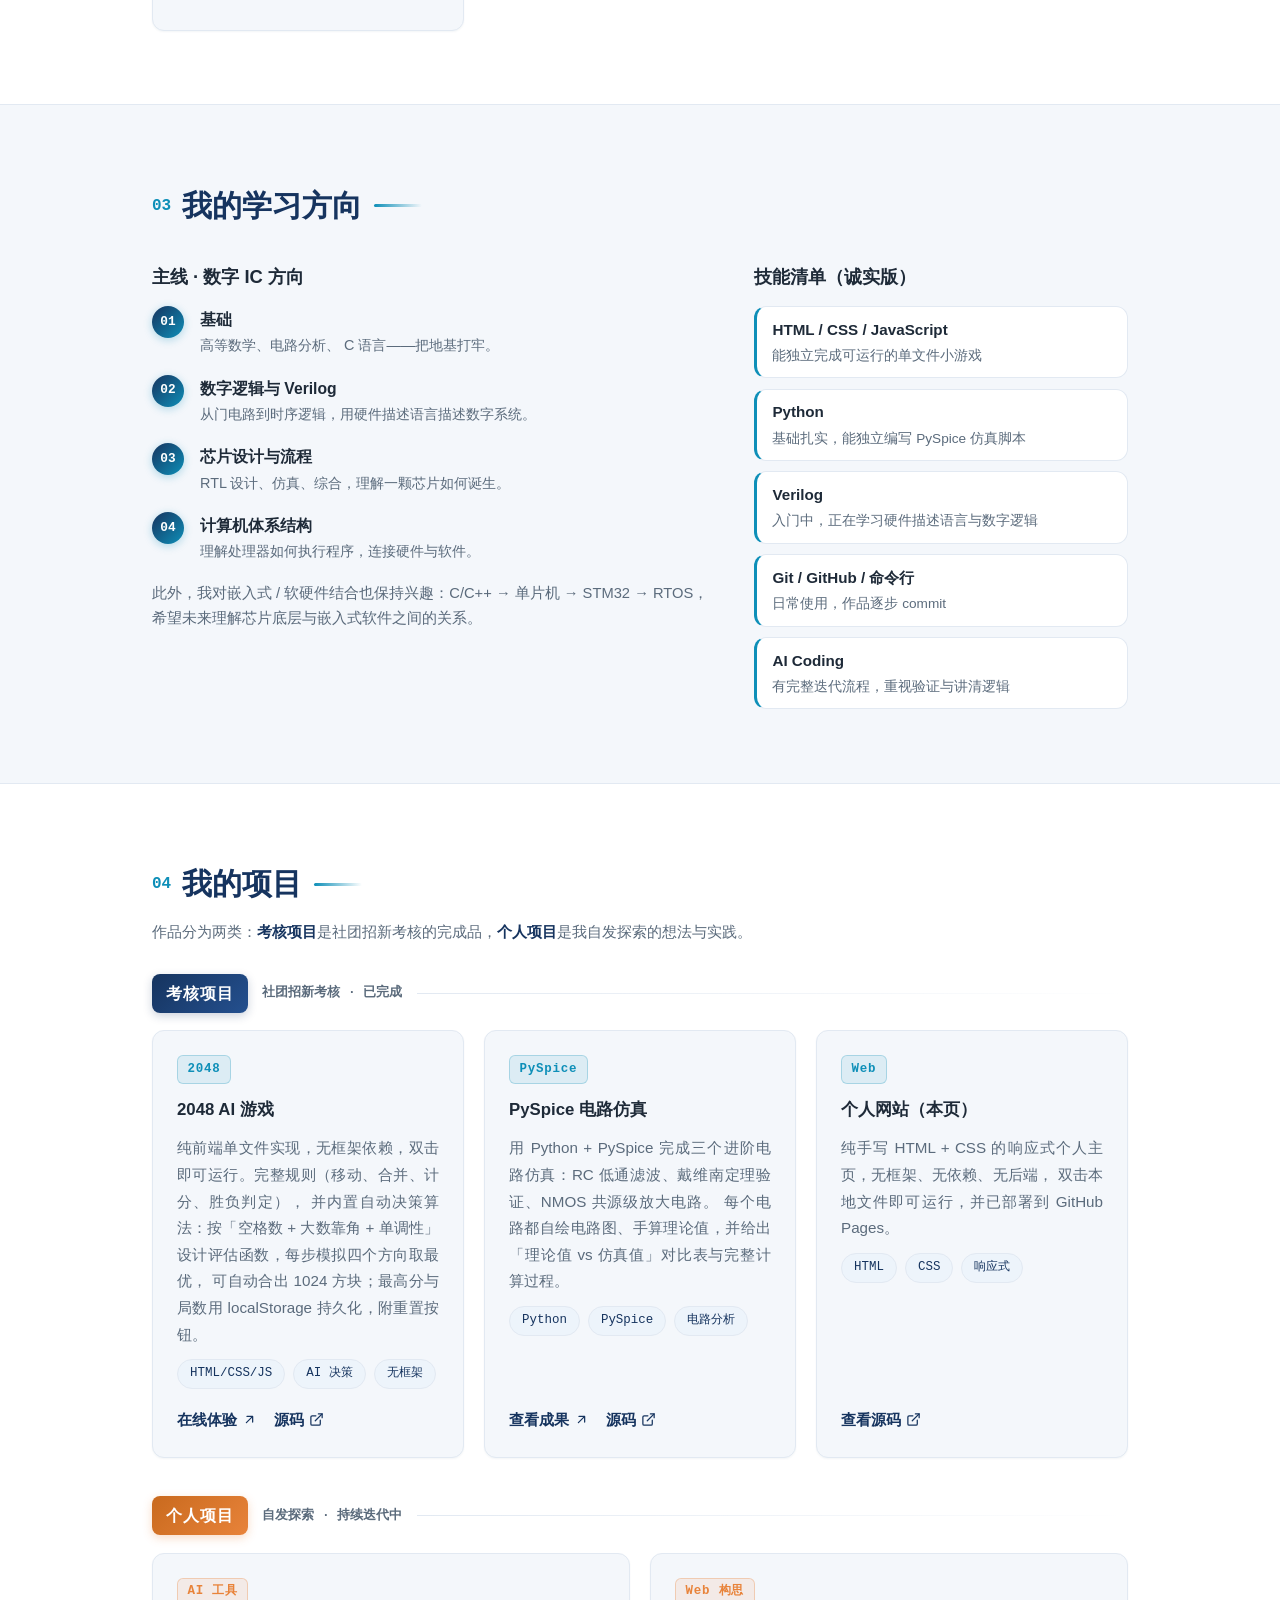
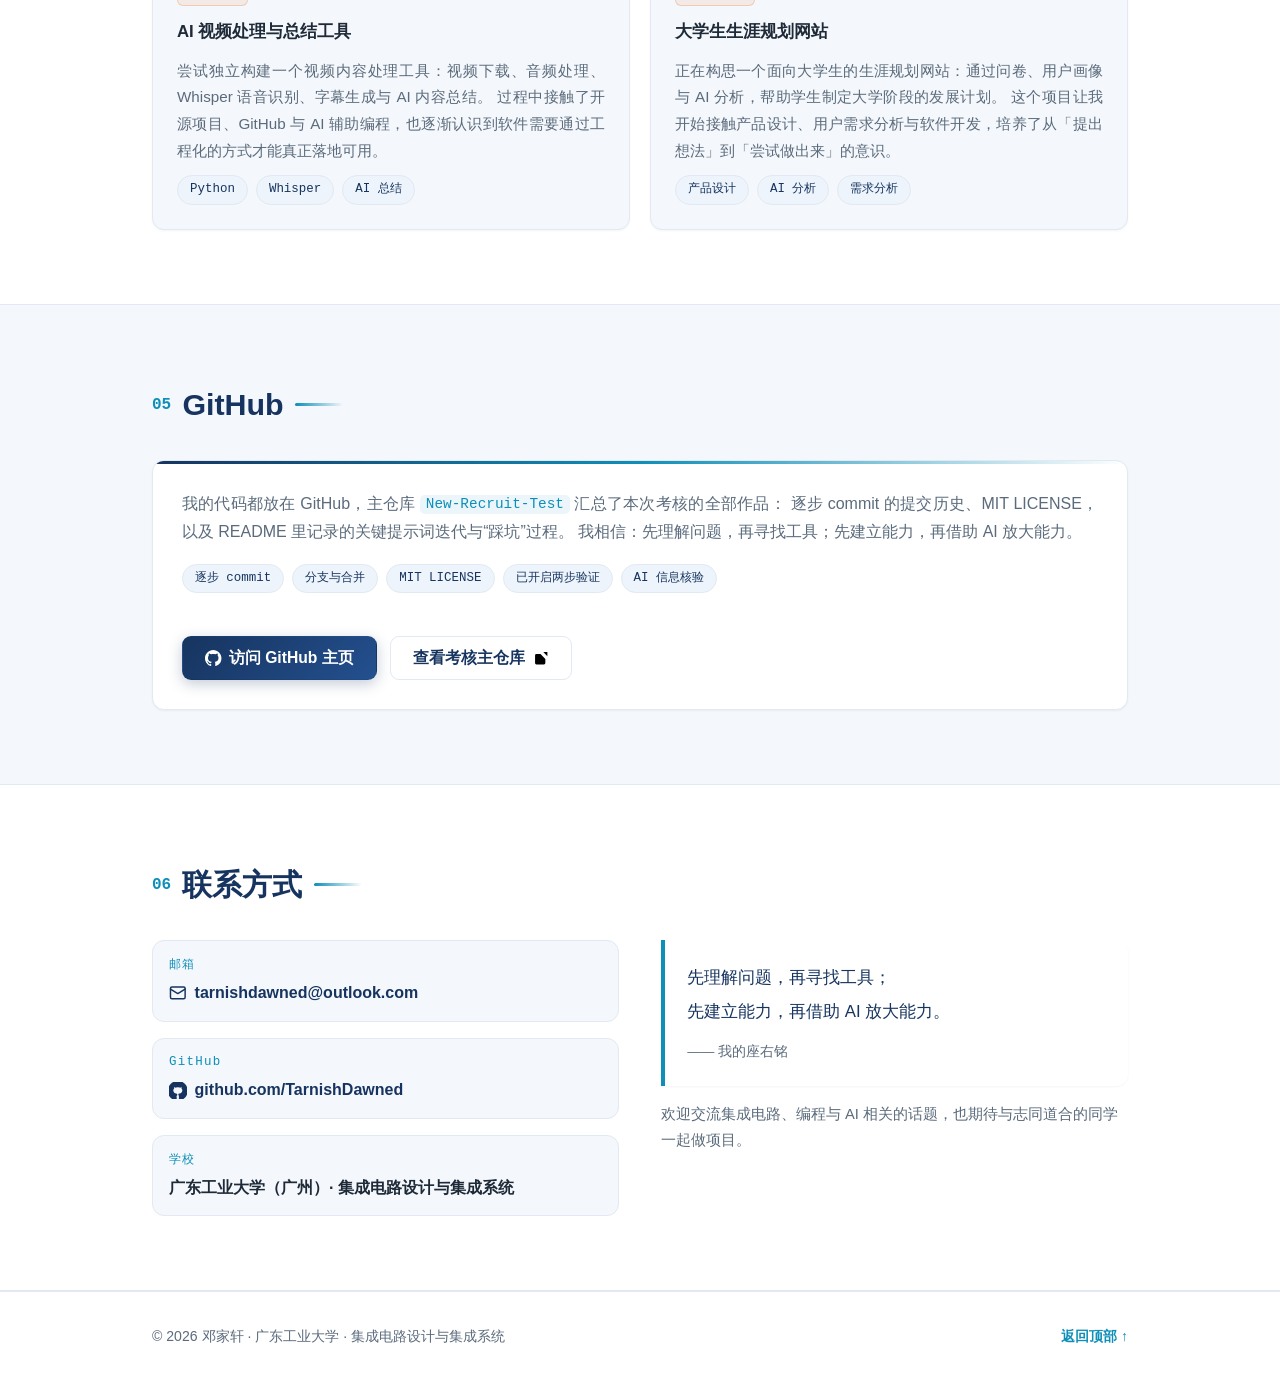
<file: website/index.html>
<!DOCTYPE html>
<html lang="zh-CN">
<head>
  <meta charset="UTF-8">
  <meta name="viewport" content="width=device-width, initial-scale=1.0">
  <title>邓家轩 · 个人主页</title>
  <meta name="description" content="广东工业大学集成电路设计与集成系统专业 2026 级本科生邓家轩的个人主页，关注集成电路、计算机与 AI 的交叉方向。">
  <link rel="stylesheet" href="style.css">
</head>
<body>

  <header class="nav">
    <div class="container nav-inner">
      <a class="brand" href="#home">邓家轩<span class="brand-dot">.</span></a>
      <nav class="nav-links" aria-label="站内导航">
        <a href="#home">首页</a>
        <a href="#major">专业</a>
        <a href="#interests">兴趣</a>
        <a href="#learning">学习方向</a>
        <a href="#projects">项目</a>
        <a href="#github">GitHub</a>
        <a href="#contact">联系</a>
      </nav>
    </div>
  </header>

  <main>

    <!-- ===== 首页 / 个人介绍 ===== -->
    <section id="home" class="hero">
      <div class="hero-glow" aria-hidden="true"></div>
      <div class="container hero-inner">
        <div class="hero-text reveal">
          <p class="hero-eyebrow">HELLO · 你好，我是</p>
          <h1 class="hero-name">邓家轩</h1>
          <p class="hero-sub">广东工业大学 · 集成电路设计与集成系统 · 2026 级</p>
          <p class="hero-desc">
            一个关注「集成电路 + 计算机 + AI」交叉方向的大一新生。
            比起“学完理论再动手”，我更相信“先动手、踩坑了再回来补理论”。
          </p>
          <div class="hero-actions">
            <a class="btn btn-primary" href="#projects">查看项目</a>
            <a class="btn btn-ghost" href="#contact">联系我</a>
          </div>
        </div>
        <div class="hero-avatar reveal">
          <div class="avatar" aria-hidden="true">邓</div>
          <p class="avatar-caption">集成电路设计与集成系统 · 2026</p>
        </div>
      </div>
    </section>

    <!-- ===== 01 · 我的专业 ===== -->
    <section id="major" class="section">
      <div class="container">
        <h2 class="section-title reveal"><span class="section-num">01</span>我的专业</h2>
        <div class="split">
          <div class="split-main reveal">
            <h3 class="block-title">集成电路设计与集成系统</h3>
            <p class="block-text">
              我的专业横跨电路、器件与系统：从数字电路与 Verilog，到芯片设计与计算机体系结构，
              最后落到运行其上的软件与 AI。我最初被“让程序真正跑在硬件上”这件事吸引，
              后来更进一步想理解芯片底层到底如何工作——集成电路恰好是连接软件、硬件与物理世界的核心。
            </p>
            <p class="block-text">
              目前我正在打基础：数学与物理、电路分析、数字逻辑，同时开始接触 Verilog 与芯片设计流程。
              我的主线是：先建立扎实的数字电路与体系结构基础，再逐步走向芯片设计与软硬件协同。
            </p>
          </div>
          <div class="split-side reveal">
            <p class="side-label">方向关键词</p>
            <div class="tag-list">
              <span class="tag">数字电路</span>
              <span class="tag">Verilog</span>
              <span class="tag">芯片设计</span>
              <span class="tag">计算机体系结构</span>
              <span class="tag">软硬件协同</span>
            </div>
          </div>
        </div>
      </div>
    </section>

    <!-- ===== 02 · 我的兴趣 ===== -->
    <section id="interests" class="section section-alt">
      <div class="container">
        <h2 class="section-title reveal"><span class="section-num">02</span>我的兴趣</h2>
        <ul class="card-grid interest-grid">
          <li class="card reveal">
            <span class="card-icon" aria-hidden="true">⚡</span>
            <h3 class="card-title">集成电路与硬件</h3>
            <p class="card-text">关注数字 IC、芯片设计、数字电路、Verilog 与计算机体系结构，希望逐步建立从数字逻辑到芯片设计的知识体系。</p>
          </li>
          <li class="card reveal">
            <span class="card-icon" aria-hidden="true">🤖</span>
            <h3 class="card-title">人工智能与编程</h3>
            <p class="card-text">关注大模型、AI Coding 以及 AI 对软件开发方式的改变，希望理解未来人与 AI 更高效的协作模式。</p>
          </li>
          <li class="card reveal">
            <span class="card-icon" aria-hidden="true">💻</span>
            <h3 class="card-title">计算机技术</h3>
            <p class="card-text">对编程、软件开发、Git/GitHub、开源项目与计算机底层技术保持长期兴趣，享受把想法工程化的过程。</p>
          </li>
          <li class="card reveal">
            <span class="card-icon" aria-hidden="true">📈</span>
            <h3 class="card-title">经济学与商业</h3>
            <p class="card-text">对机会成本、资源配置、市场交易等经济学概念感兴趣，尝试从经济学视角分析现实中的个人决策与商业机会。</p>
          </li>
        </ul>
      </div>
    </section>

    <!-- ===== 03 · 我的学习方向 ===== -->
    <section id="learning" class="section">
      <div class="container">
        <h2 class="section-title reveal"><span class="section-num">03</span>我的学习方向</h2>
        <div class="split">
          <div class="split-main reveal">
            <h3 class="block-title">主线 · 数字 IC 方向</h3>
            <ol class="path-list">
              <li><span class="path-step">01</span><div><strong>基础</strong><p>高等数学、电路分析、 C 语言——把地基打牢。</p></div></li>
              <li><span class="path-step">02</span><div><strong>数字逻辑与 Verilog</strong><p>从门电路到时序逻辑，用硬件描述语言描述数字系统。</p></div></li>
              <li><span class="path-step">03</span><div><strong>芯片设计与流程</strong><p>RTL 设计、仿真、综合，理解一颗芯片如何诞生。</p></div></li>
              <li><span class="path-step">04</span><div><strong>计算机体系结构</strong><p>理解处理器如何执行程序，连接硬件与软件。</p></div></li>
            </ol>
            <p class="note-text">此外，我对嵌入式 / 软硬件结合也保持兴趣：C/C++ → 单片机 → STM32 → RTOS，希望未来理解芯片底层与嵌入式软件之间的关系。</p>
          </div>
          <div class="split-side reveal">
            <h3 class="block-title">技能清单（诚实版）</h3>
            <ul class="skill-list">
              <li><span class="skill-name">HTML / CSS / JavaScript</span><span class="skill-state">能独立完成可运行的单文件小游戏</span></li>
              <li><span class="skill-name">Python</span><span class="skill-state">基础扎实，能独立编写 PySpice 仿真脚本</span></li>
              <li><span class="skill-name">Verilog</span><span class="skill-state">入门中，正在学习硬件描述语言与数字逻辑</span></li>
              <li><span class="skill-name">Git / GitHub / 命令行</span><span class="skill-state">日常使用，作品逐步 commit</span></li>
              <li><span class="skill-name">AI Coding</span><span class="skill-state">有完整迭代流程，重视验证与讲清逻辑</span></li>
            </ul>
          </div>
        </div>
      </div>
    </section>

    <!-- ===== 04 · 我的项目 ===== -->
    <section id="projects" class="section section-alt">
      <div class="container">
        <h2 class="section-title reveal"><span class="section-num">04</span>我的项目</h2>
        <p class="section-desc reveal">作品分为两类：<strong>考核项目</strong>是社团招新考核的完成品，<strong>个人项目</strong>是我自发探索的想法与实践。</p>

        <!-- 4.1 考核项目 -->
        <div class="proj-group reveal">
          <h3 class="group-title">
            <span class="group-badge">考核项目</span>
            <span class="group-sub">社团招新考核 · 已完成</span>
          </h3>
          <ul class="card-grid project-grid">
            <li class="card project-card">
              <span class="project-badge">2048</span>
              <h3 class="card-title">2048 AI 游戏</h3>
              <p class="card-text">
                纯前端单文件实现，无框架依赖，双击即可运行。完整规则（移动、合并、计分、胜负判定），
                并内置自动决策算法：按「空格数 + 大数靠角 + 单调性」设计评估函数，每步模拟四个方向取最优，
                可自动合出 1024 方块；最高分与局数用 localStorage 持久化，附重置按钮。
              </p>
              <div class="tag-list">
                <span class="tag">HTML/CSS/JS</span>
                <span class="tag">AI 决策</span>
                <span class="tag">无框架</span>
              </div>
              <div class="card-actions">
                <a class="link" href="../game2048/index.html">在线体验<svg class="icon" viewBox="0 0 24 24" aria-hidden="true"><path d="M7 17 17 7M8 7h9v9"/></svg></a>
                <a class="link" href="https://github.com/TarnishDawned/New-Recruit-Test/tree/main/game2048" target="_blank" rel="noopener">源码<svg class="icon" viewBox="0 0 24 24" aria-hidden="true"><path d="M18 13v6a2 2 0 0 1-2 2H5a2 2 0 0 1-2-2V8a2 2 0 0 1 2-2h6"/><path d="M15 3h6v6"/><path d="M10 14 21 3"/></svg></a>
              </div>
            </li>

            <li class="card project-card">
              <span class="project-badge">PySpice</span>
              <h3 class="card-title">PySpice 电路仿真</h3>
              <p class="card-text">
                用 Python + PySpice 完成三个进阶电路仿真：RC 低通滤波、戴维南定理验证、NMOS 共源级放大电路。
                每个电路都自绘电路图、手算理论值，并给出「理论值 vs 仿真值」对比表与完整计算过程。
              </p>
              <div class="tag-list">
                <span class="tag">Python</span>
                <span class="tag">PySpice</span>
                <span class="tag">电路分析</span>
              </div>
              <div class="card-actions">
                <a class="link" href="../pyspice/index.html">查看成果<svg class="icon" viewBox="0 0 24 24" aria-hidden="true"><path d="M7 17 17 7M8 7h9v9"/></svg></a>
                <a class="link" href="https://github.com/TarnishDawned/New-Recruit-Test/tree/main/pyspice" target="_blank" rel="noopener">源码<svg class="icon" viewBox="0 0 24 24" aria-hidden="true"><path d="M18 13v6a2 2 0 0 1-2 2H5a2 2 0 0 1-2-2V8a2 2 0 0 1 2-2h6"/><path d="M15 3h6v6"/><path d="M10 14 21 3"/></svg></a>
              </div>
            </li>

            <li class="card project-card">
              <span class="project-badge">Web</span>
              <h3 class="card-title">个人网站（本页）</h3>
              <p class="card-text">
                纯手写 HTML + CSS 的响应式个人主页，无框架、无依赖、无后端，
                双击本地文件即可运行，并已部署到 GitHub Pages。
              </p>
              <div class="tag-list">
                <span class="tag">HTML</span>
                <span class="tag">CSS</span>
                <span class="tag">响应式</span>
              </div>
              <div class="card-actions">
                <a class="link" href="https://github.com/TarnishDawned/New-Recruit-Test" target="_blank" rel="noopener">查看源码<svg class="icon" viewBox="0 0 24 24" aria-hidden="true"><path d="M18 13v6a2 2 0 0 1-2 2H5a2 2 0 0 1-2-2V8a2 2 0 0 1 2-2h6"/><path d="M15 3h6v6"/><path d="M10 14 21 3"/></svg></a>
              </div>
            </li>
          </ul>
        </div>

        <!-- 4.2 个人项目 -->
        <div class="proj-group reveal">
          <h3 class="group-title">
            <span class="group-badge badge-personal">个人项目</span>
            <span class="group-sub">自发探索 · 持续迭代中</span>
          </h3>
          <ul class="card-grid project-grid">
            <li class="card project-card">
              <span class="project-badge badge-personal">AI 工具</span>
              <h3 class="card-title">AI 视频处理与总结工具</h3>
              <p class="card-text">
                尝试独立构建一个视频内容处理工具：视频下载、音频处理、Whisper 语音识别、字幕生成与 AI 内容总结。
                过程中接触了开源项目、GitHub 与 AI 辅助编程，也逐渐认识到软件需要通过工程化的方式才能真正落地可用。
              </p>
              <div class="tag-list">
                <span class="tag">Python</span>
                <span class="tag">Whisper</span>
                <span class="tag">AI 总结</span>
              </div>
            </li>

            <li class="card project-card">
              <span class="project-badge badge-personal">Web 构思</span>
              <h3 class="card-title">大学生生涯规划网站</h3>
              <p class="card-text">
                正在构思一个面向大学生的生涯规划网站：通过问卷、用户画像与 AI 分析，帮助学生制定大学阶段的发展计划。
                这个项目让我开始接触产品设计、用户需求分析与软件开发，培养了从「提出想法」到「尝试做出来」的意识。
              </p>
              <div class="tag-list">
                <span class="tag">产品设计</span>
                <span class="tag">AI 分析</span>
                <span class="tag">需求分析</span>
              </div>
            </li>
          </ul>
        </div>

      </div>
    </section>

    <!-- ===== 05 · GitHub ===== -->
    <section id="github" class="section">
      <div class="container">
        <h2 class="section-title reveal"><span class="section-num">05</span>GitHub</h2>
        <div class="panel reveal">
          <p class="panel-text">
            我的代码都放在 GitHub，主仓库 <code>New-Recruit-Test</code> 汇总了本次考核的全部作品：
            逐步 commit 的提交历史、MIT LICENSE，以及 README 里记录的关键提示词迭代与“踩坑”过程。
            我相信：先理解问题，再寻找工具；先建立能力，再借助 AI 放大能力。
          </p>
          <div class="tag-list">
            <span class="tag">逐步 commit</span>
            <span class="tag">分支与合并</span>
            <span class="tag">MIT LICENSE</span>
            <span class="tag">已开启两步验证</span>
            <span class="tag">AI 信息核验</span>
          </div>
          <div class="hero-actions">
            <a class="btn btn-primary" href="https://github.com/TarnishDawned" target="_blank" rel="noopener">
              <svg class="icon" viewBox="0 0 16 16" aria-hidden="true"><path fill="currentColor" d="M8 0C3.58 0 0 3.58 0 8c0 3.54 2.29 6.53 5.47 7.59.4.07.55-.17.55-.38 0-.19-.01-.82-.01-1.49-2.01.37-2.53-.49-2.69-.94-.09-.23-.48-.94-.82-1.13-.28-.15-.68-.52-.01-.53.63-.01 1.08.58 1.23.82.72 1.21 1.87.87 2.33.66.07-.52.28-.87.51-1.07-1.78-.2-3.64-.89-3.64-3.95 0-.87.31-1.59.82-2.15-.08-.2-.36-1.02.08-2.12 0 0 .67-.21 2.2.82.64-.18 1.32-.27 2-.27s1.36.09 2 .27c1.53-1.04 2.2-.82 2.2-.82.44 1.1.16 1.92.08 2.12.51.56.82 1.27.82 2.15 0 3.07-1.87 3.75-3.65 3.95.29.25.54.73.54 1.48 0 1.07-.01 1.93-.01 2.2 0 .21.15.46.55.38A8.01 8.01 0 0 0 16 8c0-4.42-3.58-8-8-8Z"/></svg>
              访问 GitHub 主页
            </a>
            <a class="btn btn-ghost" href="https://github.com/TarnishDawned/New-Recruit-Test" target="_blank" rel="noopener">
              查看考核主仓库
              <svg class="icon" viewBox="0 0 24 24" aria-hidden="true"><path d="M18 13v6a2 2 0 0 1-2 2H5a2 2 0 0 1-2-2V8a2 2 0 0 1 2-2h6"/><path d="M15 3h6v6"/><path d="M10 14 21 3"/></svg>
            </a>
          </div>
        </div>
      </div>
    </section>

    <!-- ===== 06 · 联系方式 ===== -->
    <section id="contact" class="section section-alt">
      <div class="container">
        <h2 class="section-title reveal"><span class="section-num">06</span>联系方式</h2>
        <div class="split contact-split">
          <div class="split-main reveal">
            <ul class="contact-list">
              <li>
                <span class="contact-label">邮箱</span>
                <a class="contact-value" href="mailto:tarnishdawned@outlook.com">
                  <svg class="icon" viewBox="0 0 24 24" aria-hidden="true"><rect x="2" y="4" width="20" height="16" rx="2"/><path d="m2 7 10 6 10-6"/></svg>
                  tarnishdawned@outlook.com
                </a>
              </li>
              <li>
                <span class="contact-label">GitHub</span>
                <a class="contact-value" href="https://github.com/TarnishDawned" target="_blank" rel="noopener">
                  <svg class="icon" viewBox="0 0 16 16" aria-hidden="true"><path fill="currentColor" d="M8 0C3.58 0 0 3.58 0 8c0 3.54 2.29 6.53 5.47 7.59.4.07.55-.17.55-.38 0-.19-.01-.82-.01-1.49-2.01.37-2.53-.49-2.69-.94-.09-.23-.48-.94-.82-1.13-.28-.15-.68-.52-.01-.53.63-.01 1.08.58 1.23.82.72 1.21 1.87.87 2.33.66.07-.52.28-.87.51-1.07-1.78-.2-3.64-.89-3.64-3.95 0-.87.31-1.59.82-2.15-.08-.2-.36-1.02.08-2.12 0 0 .67-.21 2.2.82.64-.18 1.32-.27 2-.27s1.36.09 2 .27c1.53-1.04 2.2-.82 2.2-.82.44 1.1.16 1.92.08 2.12.51.56.82 1.27.82 2.15 0 3.07-1.87 3.75-3.65 3.95.29.25.54.73.54 1.48 0 1.07-.01 1.93-.01 2.2 0 .21.15.46.55.38A8.01 8.01 0 0 0 16 8c0-4.42-3.58-8-8-8Z"/></svg>
                  github.com/TarnishDawned
                </a>
              </li>
              <li>
                <span class="contact-label">学校</span>
                <span class="contact-value contact-plain">广东工业大学（广州）· 集成电路设计与集成系统</span>
              </li>
            </ul>
          </div>
          <div class="split-side reveal">
            <blockquote class="motto">
              <p>先理解问题，再寻找工具；<br>先建立能力，再借助 AI 放大能力。</p>
              <footer>—— 我的座右铭</footer>
            </blockquote>
            <p class="note-text">欢迎交流集成电路、编程与 AI 相关的话题，也期待与志同道合的同学一起做项目。</p>
          </div>
        </div>
      </div>
    </section>

  </main>

  <footer class="footer">
    <div class="container">
      <p>© 2026 邓家轩 · 广东工业大学 · 集成电路设计与集成系统</p>
      <a class="footer-top" href="#home">返回顶部 ↑</a>
    </div>
  </footer>

  <script>
    // 滚动淡入动画
    (function () {
      var els = document.querySelectorAll('.reveal');
      if (!('IntersectionObserver' in window)) {
        els.forEach(function (el) { el.classList.add('on'); });
        return;
      }
      var io = new IntersectionObserver(function (entries) {
        entries.forEach(function (e) {
          if (e.isIntersecting) { e.target.classList.add('on'); io.unobserve(e.target); }
        });
      }, { threshold: 0.08 });
      els.forEach(function (el) { io.observe(el); });
    })();

    // 导航高亮当前区块
    (function () {
      var links = document.querySelectorAll('.nav-links a');
      var map = {};
      links.forEach(function (a) { map[a.getAttribute('href').slice(1)] = a; });
      var io = new IntersectionObserver(function (entries) {
        entries.forEach(function (e) {
          if (e.isIntersecting && map[e.target.id]) {
            links.forEach(function (a) { a.classList.remove('active'); });
            map[e.target.id].classList.add('active');
          }
        });
      }, { rootMargin: '-40% 0px -55% 0px' });
      document.querySelectorAll('main section[id]').forEach(function (s) { io.observe(s); });
    })();
  </script>

</body>
</html>
</file>
<file: style.css>
/* ============================================================
   个人主页 style.css · 纯 HTML + CSS · 无框架 / 无外部资源
   浅色简洁 + 深蓝 / 青科技点缀 · 移动优先响应式
   ============================================================ */

/* ---------- 设计变量 ---------- */
:root {
  --color-bg: #f4f7fb;
  --color-surface: #ffffff;
  --color-text: #1e2a38;
  --color-muted: #5b6b7c;
  --color-primary: #16345f;
  --color-primary-soft: #24508f;
  --color-accent: #0e8fb8;
  --color-accent-warm: #e8833a;
  --color-border: #e2e9f2;
  --color-chip-bg: #edf4fb;
  --radius: 12px;
  --shadow-sm: 0 1px 2px rgba(22, 52, 95, 0.05);
  --shadow-md: 0 10px 28px rgba(22, 52, 95, 0.12);
  --shadow-lg: 0 16px 40px rgba(22, 52, 95, 0.16);
  --font-sans: -apple-system, BlinkMacSystemFont, "Segoe UI", "PingFang SC",
    "Hiragino Sans GB", "Microsoft YaHei", "Helvetica Neue", Arial, sans-serif;
  --font-mono: ui-monospace, "Cascadia Code", Consolas, "Courier New", monospace;
}

/* ---------- 基础 ---------- */
* { box-sizing: border-box; }

html {
  scroll-behavior: smooth;
  -webkit-text-size-adjust: 100%;
}

body {
  margin: 0;
  font-family: var(--font-sans);
  font-size: 16px;
  line-height: 1.75;
  color: var(--color-text);
  background: var(--color-bg);
}

img, svg { vertical-align: middle; }

a { color: var(--color-primary); text-decoration: none; }

ul, ol { margin: 0; padding: 0; list-style: none; }

h1, h2, h3, p, blockquote { margin: 0; }

:focus-visible {
  outline: 2px solid var(--color-accent);
  outline-offset: 2px;
  border-radius: 4px;
}

/* 锚点跳转时避开吸顶导航 */
section { scroll-margin-top: 78px; }

.container {
  width: 100%;
  max-width: 1020px;
  margin: 0 auto;
  padding: 0 22px;
}

/* ---------- 滚动淡入 ---------- */
.reveal {
  opacity: 0;
  transform: translateY(18px);
  transition: opacity 0.55s ease, transform 0.55s ease;
}
.reveal.on { opacity: 1; transform: none; }

@media (prefers-reduced-motion: reduce) {
  .reveal { opacity: 1; transform: none; transition: none; }
}

/* ---------- 顶部导航 ---------- */
.nav {
  position: sticky;
  top: 0;
  z-index: 50;
  background: rgba(255, 255, 255, 0.85);
  -webkit-backdrop-filter: blur(10px);
  backdrop-filter: blur(10px);
  border-bottom: 1px solid var(--color-border);
}

.nav-inner {
  display: flex;
  flex-wrap: wrap;
  align-items: center;
  justify-content: space-between;
  gap: 0.35rem 1rem;
  padding-top: 0.65rem;
  padding-bottom: 0.65rem;
}

.brand {
  font-size: 1.18rem;
  font-weight: 800;
  color: var(--color-primary);
  letter-spacing: 0.02em;
}

.brand-dot { color: var(--color-accent); }

.nav-links {
  display: flex;
  flex-wrap: wrap;
  gap: 0.2rem 1.1rem;
  font-size: 0.95rem;
}

.nav-links a {
  position: relative;
  color: var(--color-muted);
  padding: 0.2rem 0;
  transition: color 0.15s ease;
}

.nav-links a::after {
  content: "";
  position: absolute;
  left: 0; right: 100%;
  bottom: -2px;
  height: 2px;
  border-radius: 2px;
  background: var(--color-accent);
  transition: right 0.2s ease;
}

.nav-links a:hover { color: var(--color-text); }
.nav-links a:hover::after { right: 0; }
.nav-links a.active { color: var(--color-primary); font-weight: 600; }
.nav-links a.active::after { right: 0; }

/* ---------- Hero 首屏 ---------- */
.hero {
  position: relative;
  overflow: hidden;
  padding: 5rem 0 4.5rem;
  background-color: var(--color-bg);
  background-image:
    linear-gradient(to right, rgba(14, 143, 184, 0.06) 1px, transparent 1px),
    linear-gradient(to bottom, rgba(14, 143, 184, 0.06) 1px, transparent 1px);
  background-size: 32px 32px;
}

.hero-glow {
  position: absolute;
  pointer-events: none;
  width: 560px; height: 560px;
  right: -140px; top: -160px;
  border-radius: 50%;
  background: radial-gradient(circle, rgba(14,143,184,0.14), transparent 65%);
}

.hero-glow::after {
  content: "";
  position: absolute;
  width: 420px; height: 420px;
  left: -420px; top: 320px;
  border-radius: 50%;
  background: radial-gradient(circle, rgba(36,80,143,0.12), transparent 65%);
}

.hero-inner {
  position: relative;
  display: grid;
  grid-template-columns: 1fr;
  gap: 2.5rem;
  align-items: center;
}

.hero-eyebrow {
  font-family: var(--font-mono);
  font-size: 0.85rem;
  letter-spacing: 0.18em;
  text-transform: uppercase;
  color: var(--color-accent);
  margin-bottom: 0.6rem;
}

.hero-name {
  font-size: clamp(2.6rem, 8vw, 4.2rem);
  line-height: 1.1;
  font-weight: 800;
  letter-spacing: 0.03em;
  background: linear-gradient(120deg, var(--color-primary) 30%, var(--color-accent));
  -webkit-background-clip: text;
  background-clip: text;
  color: transparent;
}

.hero-sub {
  margin-top: 0.9rem;
  font-size: clamp(1rem, 2.6vw, 1.25rem);
  font-weight: 600;
  color: var(--color-primary-soft);
}

.hero-desc {
  margin-top: 1rem;
  max-width: 34em;
  color: var(--color-muted);
}

.hero-actions {
  display: flex;
  flex-wrap: wrap;
  gap: 0.8rem;
  margin-top: 1.6rem;
}

.avatar {
  width: 140px;
  height: 140px;
  margin: 0 auto;
  border-radius: 50%;
  display: flex;
  align-items: center;
  justify-content: center;
  font-size: 4rem;
  font-weight: 700;
  color: #ffffff;
  background: linear-gradient(135deg, var(--color-primary), var(--color-accent));
  box-shadow:
    0 0 0 7px rgba(14, 143, 184, 0.12),
    0 0 0 1px rgba(14, 143, 184, 0.25),
    var(--shadow-md);
  transition: transform 0.25s ease, box-shadow 0.25s ease;
}

.avatar:hover { transform: scale(1.04) rotate(-2deg); }

.avatar-caption {
  margin-top: 1rem;
  text-align: center;
  font-family: var(--font-mono);
  font-size: 0.8rem;
  color: var(--color-muted);
}

/* ---------- 按钮 ---------- */
.btn {
  display: inline-flex;
  align-items: center;
  gap: 0.45rem;
  padding: 0.62rem 1.4rem;
  border-radius: 9px;
  font-size: 0.98rem;
  font-weight: 600;
  line-height: 1.4;
  border: 1px solid transparent;
  transition: transform 0.15s ease, box-shadow 0.15s ease, background-color 0.15s ease, border-color 0.15s ease;
}

.btn .icon { width: 1.05em; height: 1.05em; }

.btn-primary {
  color: #ffffff;
  background: linear-gradient(135deg, var(--color-primary), var(--color-primary-soft));
  box-shadow: 0 4px 14px rgba(22, 52, 95, 0.25);
}

.btn-primary:hover {
  transform: translateY(-2px);
  box-shadow: 0 8px 22px rgba(22, 52, 95, 0.32);
}

.btn-ghost {
  color: var(--color-primary);
  background: var(--color-surface);
  border-color: var(--color-border);
}

.btn-ghost:hover {
  border-color: var(--color-accent);
  color: var(--color-accent);
  transform: translateY(-2px);
  box-shadow: var(--shadow-sm);
}

/* ---------- 通用 section ---------- */
.section { padding: 3.8rem 0; }

.section-alt {
  background: var(--color-surface);
  border-top: 1px solid var(--color-border);
  border-bottom: 1px solid var(--color-border);
}

.section-title {
  display: flex;
  align-items: center;
  gap: 0.7rem;
  font-size: clamp(1.5rem, 4vw, 1.9rem);
  font-weight: 800;
  color: var(--color-primary);
  margin-bottom: 0.4rem;
}

.section-title::after {
  content: "";
  flex: 0 0 48px;
  height: 3px;
  border-radius: 2px;
  background: linear-gradient(90deg, var(--color-accent), transparent);
}

.section-num {
  font-family: var(--font-mono);
  font-size: 1rem;
  font-weight: 600;
  color: var(--color-accent);
  line-height: 1;
}

.section-desc {
  color: var(--color-muted);
  font-size: 0.95rem;
  margin-top: 0.5rem;
}
.section-desc strong { color: var(--color-primary); }

/* ---------- 左右分栏 ---------- */
.split {
  display: grid;
  grid-template-columns: 1fr;
  gap: 1.8rem;
  margin-top: 1.8rem;
}

.block-title {
  font-size: 1.15rem;
  font-weight: 700;
  color: var(--color-text);
  margin-bottom: 0.8rem;
}

.block-text + .block-text { margin-top: 0.7rem; }

.block-text { color: var(--color-muted); text-align: justify; }

.side-label {
  font-family: var(--font-mono);
  font-size: 0.85rem;
  color: var(--color-accent);
  letter-spacing: 0.08em;
  margin-bottom: 0.8rem;
}

.note-text {
  margin-top: 1rem;
  font-size: 0.92rem;
  color: var(--color-muted);
}

/* ---------- 标签 chips ---------- */
.tag-list {
  display: flex;
  flex-wrap: wrap;
  gap: 0.5rem;
}

.tag {
  display: inline-block;
  padding: 0.18rem 0.75rem;
  font-family: var(--font-mono);
  font-size: 0.78rem;
  color: var(--color-primary);
  background: var(--color-chip-bg);
  border: 1px solid var(--color-border);
  border-radius: 999px;
  transition: border-color 0.15s ease, color 0.15s ease;
}

.card:hover .tag, .panel:hover .tag { border-color: rgba(14, 143, 184, 0.4); }

/* ---------- 卡片网格 ---------- */
.card-grid {
  display: grid;
  grid-template-columns: repeat(auto-fit, minmax(240px, 1fr));
  gap: 1.25rem;
  margin-top: 1.6rem;
}

.card {
  position: relative;
  display: flex;
  flex-direction: column;
  gap: 0.7rem;
  padding: 1.5rem;
  background: var(--color-surface);
  border: 1px solid var(--color-border);
  border-radius: var(--radius);
  box-shadow: var(--shadow-sm);
  transition: transform 0.18s ease, box-shadow 0.18s ease, border-color 0.18s ease;
}

.section-alt .card { background: var(--color-bg); }

.card::before {
  content: "";
  position: absolute;
  top: 0; left: 1.2rem; right: 1.2rem;
  height: 3px;
  border-radius: 0 0 3px 3px;
  background: linear-gradient(90deg, var(--color-accent), transparent);
  opacity: 0;
  transition: opacity 0.2s ease;
}

.card:hover {
  transform: translateY(-4px);
  border-color: rgba(14, 143, 184, 0.45);
  box-shadow: var(--shadow-md);
}

.card:hover::before { opacity: 1; }

.card-icon {
  width: 42px; height: 42px;
  display: flex;
  align-items: center;
  justify-content: center;
  font-size: 1.25rem;
  border-radius: 10px;
  background: rgba(14, 143, 184, 0.1);
  border: 1px solid rgba(14, 143, 184, 0.2);
}

.card-title {
  font-size: 1.05rem;
  font-weight: 700;
  color: var(--color-text);
}

.card-text {
  font-size: 0.95rem;
  color: var(--color-muted);
  text-align: justify;
}

/* ---------- 项目分组 ---------- */
.proj-group { margin-top: 2.4rem; }
.proj-group:first-of-type { margin-top: 1.8rem; }

.group-title {
  display: flex;
  align-items: center;
  gap: 0.9rem;
  margin-bottom: 0.2rem;
}

.group-badge {
  font-size: 1.02rem;
  font-weight: 700;
  color: #ffffff;
  background: linear-gradient(135deg, var(--color-primary), var(--color-primary-soft));
  border-radius: 8px;
  padding: 0.32rem 0.9rem;
  letter-spacing: 0.05em;
  box-shadow: 0 3px 10px rgba(22, 52, 95, 0.22);
  white-space: nowrap;
}

.group-badge.badge-personal {
  background: linear-gradient(135deg, #c96a1e, var(--color-accent-warm));
  box-shadow: 0 3px 10px rgba(232, 131, 58, 0.28);
}

.group-sub {
  font-family: var(--font-mono);
  font-size: 0.8rem;
  color: var(--color-muted);
  white-space: nowrap;
}

.group-title::after {
  content: "";
  flex: 1;
  height: 1px;
  background: linear-gradient(90deg, var(--color-border), transparent);
}

/* 项目卡片 */
.project-grid {
  grid-template-columns: repeat(auto-fit, minmax(260px, 1fr));
  align-items: stretch;
  margin-top: 1.1rem;
}

.project-badge {
  align-self: flex-start;
  font-family: var(--font-mono);
  font-size: 0.78rem;
  font-weight: 600;
  letter-spacing: 0.06em;
  color: var(--color-accent);
  background: rgba(14, 143, 184, 0.1);
  border: 1px solid rgba(14, 143, 184, 0.25);
  border-radius: 6px;
  padding: 0.14rem 0.6rem;
}

.project-badge.badge-personal {
  color: var(--color-accent-warm);
  background: rgba(232, 131, 58, 0.1);
  border-color: rgba(232, 131, 58, 0.3);
}

.card-actions {
  display: flex;
  flex-wrap: wrap;
  gap: 1.1rem;
  margin-top: auto;
  padding-top: 0.4rem;
}

.link {
  display: inline-flex;
  align-items: center;
  gap: 0.3rem;
  font-weight: 600;
  font-size: 0.94rem;
  color: var(--color-primary);
  transition: color 0.15s ease;
}

.link:hover { color: var(--color-accent); }

.link .icon {
  width: 1em;
  height: 1em;
  fill: none;
  stroke: currentColor;
  stroke-width: 2;
  stroke-linecap: round;
  stroke-linejoin: round;
}

/* ---------- 学习主线步骤 ---------- */
.path-list {
  display: flex;
  flex-direction: column;
  gap: 1rem;
}

.path-list li {
  display: flex;
  gap: 1rem;
  align-items: flex-start;
}

.path-step {
  flex: 0 0 auto;
  width: 2rem;
  height: 2rem;
  display: flex;
  align-items: center;
  justify-content: center;
  border-radius: 50%;
  font-family: var(--font-mono);
  font-size: 0.8rem;
  font-weight: 600;
  color: #ffffff;
  background: linear-gradient(135deg, var(--color-primary), var(--color-accent));
  box-shadow: 0 2px 8px rgba(14, 143, 184, 0.3);
}

.path-list strong { display: block; font-size: 0.98rem; }

.path-list p {
  font-size: 0.9rem;
  color: var(--color-muted);
}

/* ---------- 技能清单 ---------- */
.skill-list {
  display: flex;
  flex-direction: column;
  gap: 0.65rem;
}

.skill-list li {
  display: flex;
  flex-direction: column;
  gap: 0.05rem;
  padding: 0.6rem 0.95rem;
  background: var(--color-surface);
  border: 1px solid var(--color-border);
  border-left: 3px solid var(--color-accent);
  border-radius: var(--radius);
  transition: transform 0.15s ease, box-shadow 0.15s ease;
}

.skill-list li:hover {
  transform: translateX(3px);
  box-shadow: var(--shadow-sm);
}

.section-alt .skill-list li { background: var(--color-bg); }

.skill-name {
  font-weight: 700;
  font-size: 0.95rem;
  color: var(--color-text);
}

.skill-state {
  font-size: 0.85rem;
  color: var(--color-muted);
}

/* ---------- GitHub 面板 ---------- */
.panel {
  margin-top: 1.8rem;
  padding: 1.8rem;
  background: var(--color-surface);
  border: 1px solid var(--color-border);
  border-radius: var(--radius);
  box-shadow: var(--shadow-sm);
  display: flex;
  flex-direction: column;
  gap: 1.1rem;
  position: relative;
  overflow: hidden;
}

.panel::before {
  content: "";
  position: absolute;
  top: 0; left: 0;
  width: 100%; height: 3px;
  background: linear-gradient(90deg, var(--color-primary), var(--color-accent), transparent);
}

.panel-text { color: var(--color-muted); text-align: justify; }

.panel code {
  font-family: var(--font-mono);
  font-size: 0.9em;
  color: var(--color-accent);
  background: rgba(14, 143, 184, 0.08);
  padding: 0.1em 0.4em;
  border-radius: 5px;
}

/* ---------- 联系方式 ---------- */
.contact-split { align-items: stretch; }

.contact-list {
  display: flex;
  flex-direction: column;
  gap: 1rem;
}

.contact-list li {
  display: flex;
  flex-direction: column;
  gap: 0.15rem;
  padding: 0.85rem 1rem;
  background: var(--color-surface);
  border: 1px solid var(--color-border);
  border-radius: var(--radius);
  transition: transform 0.15s ease, box-shadow 0.15s ease;
}

.contact-list li:hover {
  transform: translateY(-2px);
  box-shadow: var(--shadow-sm);
  border-color: rgba(14, 143, 184, 0.4);
}

.section-alt .contact-list li { background: var(--color-bg); }

.contact-label {
  font-family: var(--font-mono);
  font-size: 0.78rem;
  letter-spacing: 0.1em;
  color: var(--color-accent);
}

.contact-value {
  display: inline-flex;
  align-items: center;
  gap: 0.5rem;
  font-size: 1rem;
  color: var(--color-primary);
  font-weight: 600;
  word-break: break-all;
}

a.contact-value:hover { color: var(--color-accent); }

.contact-value .icon {
  width: 1.1em;
  height: 1.1em;
  flex: 0 0 auto;
  fill: none;
  stroke: currentColor;
  stroke-width: 2;
  stroke-linecap: round;
  stroke-linejoin: round;
}

.contact-value svg[fill="currentColor"] { fill: currentColor; stroke: none; }

.contact-plain { color: var(--color-text); font-weight: 600; }

.motto {
  padding: 1.3rem 1.4rem;
  background: var(--color-surface);
  border-left: 4px solid var(--color-accent);
  border-radius: 0 var(--radius) var(--radius) 0;
  font-size: 1.05rem;
  line-height: 2;
  color: var(--color-primary);
  box-shadow: var(--shadow-sm);
}

.motto footer {
  margin-top: 0.6rem;
  font-size: 0.85rem;
  color: var(--color-muted);
}

/* ---------- 页脚 ---------- */
.footer {
  padding: 2rem 0;
  border-top: 1px solid var(--color-border);
  background: var(--color-surface);
  color: var(--color-muted);
}

.footer .container {
  display: flex;
  flex-wrap: wrap;
  align-items: center;
  justify-content: space-between;
  gap: 0.6rem;
  font-size: 0.88rem;
}

.footer-top {
  font-weight: 600;
  color: var(--color-accent);
}

.footer-top:hover { color: var(--color-primary); }

/* ---------- 响应式：平板及以上 ---------- */
@media (min-width: 768px) {
  .hero { padding: 6rem 0 5rem; }

  .hero-inner { grid-template-columns: 1.15fr 0.85fr; }

  .hero-text { text-align: left; }

  .avatar { width: 190px; height: 190px; font-size: 5rem; }

  .section { padding: 4.6rem 0; }

  .split {
    grid-template-columns: 1.2fr 0.8fr;
    gap: 2.6rem;
  }

  .contact-split .split-main { grid-column: 1 / -1; }
}

/* 联系区在桌面更均衡：左右两栏 */
@media (min-width: 1024px) {
  .contact-split { grid-template-columns: 1fr 1fr; }
  .contact-split .split-main { grid-column: auto; }
}

/* ---------- 减少动态效果偏好 ---------- */
@media (prefers-reduced-motion: reduce) {
  html { scroll-behavior: auto; }
  * { transition: none !important; animation: none !important; }
}
</file>
<file: website/style.css>
/* ============================================================
   个人主页 style.css · 纯 HTML + CSS · 无框架 / 无外部资源
   浅色简洁 + 深蓝 / 青科技点缀 · 移动优先响应式
   ============================================================ */

/* ---------- 设计变量 ---------- */
:root {
  --color-bg: #f4f7fb;
  --color-surface: #ffffff;
  --color-text: #1e2a38;
  --color-muted: #5b6b7c;
  --color-primary: #16345f;
  --color-primary-soft: #24508f;
  --color-accent: #0e8fb8;
  --color-accent-warm: #e8833a;
  --color-border: #e2e9f2;
  --color-chip-bg: #edf4fb;
  --radius: 12px;
  --shadow-sm: 0 1px 2px rgba(22, 52, 95, 0.05);
  --shadow-md: 0 10px 28px rgba(22, 52, 95, 0.12);
  --shadow-lg: 0 16px 40px rgba(22, 52, 95, 0.16);
  --font-sans: -apple-system, BlinkMacSystemFont, "Segoe UI", "PingFang SC",
    "Hiragino Sans GB", "Microsoft YaHei", "Helvetica Neue", Arial, sans-serif;
  --font-mono: ui-monospace, "Cascadia Code", Consolas, "Courier New", monospace;
}

/* ---------- 基础 ---------- */
* { box-sizing: border-box; }

html {
  scroll-behavior: smooth;
  -webkit-text-size-adjust: 100%;
}

body {
  margin: 0;
  font-family: var(--font-sans);
  font-size: 16px;
  line-height: 1.75;
  color: var(--color-text);
  background: var(--color-bg);
}

img, svg { vertical-align: middle; }

a { color: var(--color-primary); text-decoration: none; }

ul, ol { margin: 0; padding: 0; list-style: none; }

h1, h2, h3, p, blockquote { margin: 0; }

:focus-visible {
  outline: 2px solid var(--color-accent);
  outline-offset: 2px;
  border-radius: 4px;
}

/* 锚点跳转时避开吸顶导航 */
section { scroll-margin-top: 78px; }

.container {
  width: 100%;
  max-width: 1020px;
  margin: 0 auto;
  padding: 0 22px;
}

/* ---------- 滚动淡入 ---------- */
.reveal {
  opacity: 0;
  transform: translateY(18px);
  transition: opacity 0.55s ease, transform 0.55s ease;
}
.reveal.on { opacity: 1; transform: none; }

@media (prefers-reduced-motion: reduce) {
  .reveal { opacity: 1; transform: none; transition: none; }
}

/* ---------- 顶部导航 ---------- */
.nav {
  position: sticky;
  top: 0;
  z-index: 50;
  background: rgba(255, 255, 255, 0.85);
  -webkit-backdrop-filter: blur(10px);
  backdrop-filter: blur(10px);
  border-bottom: 1px solid var(--color-border);
}

.nav-inner {
  display: flex;
  flex-wrap: wrap;
  align-items: center;
  justify-content: space-between;
  gap: 0.35rem 1rem;
  padding-top: 0.65rem;
  padding-bottom: 0.65rem;
}

.brand {
  font-size: 1.18rem;
  font-weight: 800;
  color: var(--color-primary);
  letter-spacing: 0.02em;
}

.brand-dot { color: var(--color-accent); }

.nav-links {
  display: flex;
  flex-wrap: wrap;
  gap: 0.2rem 1.1rem;
  font-size: 0.95rem;
}

.nav-links a {
  position: relative;
  color: var(--color-muted);
  padding: 0.2rem 0;
  transition: color 0.15s ease;
}

.nav-links a::after {
  content: "";
  position: absolute;
  left: 0; right: 100%;
  bottom: -2px;
  height: 2px;
  border-radius: 2px;
  background: var(--color-accent);
  transition: right 0.2s ease;
}

.nav-links a:hover { color: var(--color-text); }
.nav-links a:hover::after { right: 0; }
.nav-links a.active { color: var(--color-primary); font-weight: 600; }
.nav-links a.active::after { right: 0; }

/* ---------- Hero 首屏 ---------- */
.hero {
  position: relative;
  overflow: hidden;
  padding: 5rem 0 4.5rem;
  background-color: var(--color-bg);
  background-image:
    linear-gradient(to right, rgba(14, 143, 184, 0.06) 1px, transparent 1px),
    linear-gradient(to bottom, rgba(14, 143, 184, 0.06) 1px, transparent 1px);
  background-size: 32px 32px;
}

.hero-glow {
  position: absolute;
  pointer-events: none;
  width: 560px; height: 560px;
  right: -140px; top: -160px;
  border-radius: 50%;
  background: radial-gradient(circle, rgba(14,143,184,0.14), transparent 65%);
}

.hero-glow::after {
  content: "";
  position: absolute;
  width: 420px; height: 420px;
  left: -420px; top: 320px;
  border-radius: 50%;
  background: radial-gradient(circle, rgba(36,80,143,0.12), transparent 65%);
}

.hero-inner {
  position: relative;
  display: grid;
  grid-template-columns: 1fr;
  gap: 2.5rem;
  align-items: center;
}

.hero-eyebrow {
  font-family: var(--font-mono);
  font-size: 0.85rem;
  letter-spacing: 0.18em;
  text-transform: uppercase;
  color: var(--color-accent);
  margin-bottom: 0.6rem;
}

.hero-name {
  font-size: clamp(2.6rem, 8vw, 4.2rem);
  line-height: 1.1;
  font-weight: 800;
  letter-spacing: 0.03em;
  background: linear-gradient(120deg, var(--color-primary) 30%, var(--color-accent));
  -webkit-background-clip: text;
  background-clip: text;
  color: transparent;
}

.hero-sub {
  margin-top: 0.9rem;
  font-size: clamp(1rem, 2.6vw, 1.25rem);
  font-weight: 600;
  color: var(--color-primary-soft);
}

.hero-desc {
  margin-top: 1rem;
  max-width: 34em;
  color: var(--color-muted);
}

.hero-actions {
  display: flex;
  flex-wrap: wrap;
  gap: 0.8rem;
  margin-top: 1.6rem;
}

.avatar {
  width: 140px;
  height: 140px;
  margin: 0 auto;
  border-radius: 50%;
  display: flex;
  align-items: center;
  justify-content: center;
  font-size: 4rem;
  font-weight: 700;
  color: #ffffff;
  background: linear-gradient(135deg, var(--color-primary), var(--color-accent));
  box-shadow:
    0 0 0 7px rgba(14, 143, 184, 0.12),
    0 0 0 1px rgba(14, 143, 184, 0.25),
    var(--shadow-md);
  transition: transform 0.25s ease, box-shadow 0.25s ease;
}

.avatar:hover { transform: scale(1.04) rotate(-2deg); }

.avatar-caption {
  margin-top: 1rem;
  text-align: center;
  font-family: var(--font-mono);
  font-size: 0.8rem;
  color: var(--color-muted);
}

/* ---------- 按钮 ---------- */
.btn {
  display: inline-flex;
  align-items: center;
  gap: 0.45rem;
  padding: 0.62rem 1.4rem;
  border-radius: 9px;
  font-size: 0.98rem;
  font-weight: 600;
  line-height: 1.4;
  border: 1px solid transparent;
  transition: transform 0.15s ease, box-shadow 0.15s ease, background-color 0.15s ease, border-color 0.15s ease;
}

.btn .icon { width: 1.05em; height: 1.05em; }

.btn-primary {
  color: #ffffff;
  background: linear-gradient(135deg, var(--color-primary), var(--color-primary-soft));
  box-shadow: 0 4px 14px rgba(22, 52, 95, 0.25);
}

.btn-primary:hover {
  transform: translateY(-2px);
  box-shadow: 0 8px 22px rgba(22, 52, 95, 0.32);
}

.btn-ghost {
  color: var(--color-primary);
  background: var(--color-surface);
  border-color: var(--color-border);
}

.btn-ghost:hover {
  border-color: var(--color-accent);
  color: var(--color-accent);
  transform: translateY(-2px);
  box-shadow: var(--shadow-sm);
}

/* ---------- 通用 section ---------- */
.section { padding: 3.8rem 0; }

.section-alt {
  background: var(--color-surface);
  border-top: 1px solid var(--color-border);
  border-bottom: 1px solid var(--color-border);
}

.section-title {
  display: flex;
  align-items: center;
  gap: 0.7rem;
  font-size: clamp(1.5rem, 4vw, 1.9rem);
  font-weight: 800;
  color: var(--color-primary);
  margin-bottom: 0.4rem;
}

.section-title::after {
  content: "";
  flex: 0 0 48px;
  height: 3px;
  border-radius: 2px;
  background: linear-gradient(90deg, var(--color-accent), transparent);
}

.section-num {
  font-family: var(--font-mono);
  font-size: 1rem;
  font-weight: 600;
  color: var(--color-accent);
  line-height: 1;
}

.section-desc {
  color: var(--color-muted);
  font-size: 0.95rem;
  margin-top: 0.5rem;
}
.section-desc strong { color: var(--color-primary); }

/* ---------- 左右分栏 ---------- */
.split {
  display: grid;
  grid-template-columns: 1fr;
  gap: 1.8rem;
  margin-top: 1.8rem;
}

.block-title {
  font-size: 1.15rem;
  font-weight: 700;
  color: var(--color-text);
  margin-bottom: 0.8rem;
}

.block-text + .block-text { margin-top: 0.7rem; }

.block-text { color: var(--color-muted); text-align: justify; }

.side-label {
  font-family: var(--font-mono);
  font-size: 0.85rem;
  color: var(--color-accent);
  letter-spacing: 0.08em;
  margin-bottom: 0.8rem;
}

.note-text {
  margin-top: 1rem;
  font-size: 0.92rem;
  color: var(--color-muted);
}

/* ---------- 标签 chips ---------- */
.tag-list {
  display: flex;
  flex-wrap: wrap;
  gap: 0.5rem;
}

.tag {
  display: inline-block;
  padding: 0.18rem 0.75rem;
  font-family: var(--font-mono);
  font-size: 0.78rem;
  color: var(--color-primary);
  background: var(--color-chip-bg);
  border: 1px solid var(--color-border);
  border-radius: 999px;
  transition: border-color 0.15s ease, color 0.15s ease;
}

.card:hover .tag, .panel:hover .tag { border-color: rgba(14, 143, 184, 0.4); }

/* ---------- 卡片网格 ---------- */
.card-grid {
  display: grid;
  grid-template-columns: repeat(auto-fit, minmax(240px, 1fr));
  gap: 1.25rem;
  margin-top: 1.6rem;
}

.card {
  position: relative;
  display: flex;
  flex-direction: column;
  gap: 0.7rem;
  padding: 1.5rem;
  background: var(--color-surface);
  border: 1px solid var(--color-border);
  border-radius: var(--radius);
  box-shadow: var(--shadow-sm);
  transition: transform 0.18s ease, box-shadow 0.18s ease, border-color 0.18s ease;
}

.section-alt .card { background: var(--color-bg); }

.card::before {
  content: "";
  position: absolute;
  top: 0; left: 1.2rem; right: 1.2rem;
  height: 3px;
  border-radius: 0 0 3px 3px;
  background: linear-gradient(90deg, var(--color-accent), transparent);
  opacity: 0;
  transition: opacity 0.2s ease;
}

.card:hover {
  transform: translateY(-4px);
  border-color: rgba(14, 143, 184, 0.45);
  box-shadow: var(--shadow-md);
}

.card:hover::before { opacity: 1; }

.card-icon {
  width: 42px; height: 42px;
  display: flex;
  align-items: center;
  justify-content: center;
  font-size: 1.25rem;
  border-radius: 10px;
  background: rgba(14, 143, 184, 0.1);
  border: 1px solid rgba(14, 143, 184, 0.2);
}

.card-title {
  font-size: 1.05rem;
  font-weight: 700;
  color: var(--color-text);
}

.card-text {
  font-size: 0.95rem;
  color: var(--color-muted);
  text-align: justify;
}

/* ---------- 项目分组 ---------- */
.proj-group { margin-top: 2.4rem; }
.proj-group:first-of-type { margin-top: 1.8rem; }

.group-title {
  display: flex;
  align-items: center;
  gap: 0.9rem;
  margin-bottom: 0.2rem;
}

.group-badge {
  font-size: 1.02rem;
  font-weight: 700;
  color: #ffffff;
  background: linear-gradient(135deg, var(--color-primary), var(--color-primary-soft));
  border-radius: 8px;
  padding: 0.32rem 0.9rem;
  letter-spacing: 0.05em;
  box-shadow: 0 3px 10px rgba(22, 52, 95, 0.22);
  white-space: nowrap;
}

.group-badge.badge-personal {
  background: linear-gradient(135deg, #c96a1e, var(--color-accent-warm));
  box-shadow: 0 3px 10px rgba(232, 131, 58, 0.28);
}

.group-sub {
  font-family: var(--font-mono);
  font-size: 0.8rem;
  color: var(--color-muted);
  white-space: nowrap;
}

.group-title::after {
  content: "";
  flex: 1;
  height: 1px;
  background: linear-gradient(90deg, var(--color-border), transparent);
}

/* 项目卡片 */
.project-grid {
  grid-template-columns: repeat(auto-fit, minmax(260px, 1fr));
  align-items: stretch;
  margin-top: 1.1rem;
}

.project-badge {
  align-self: flex-start;
  font-family: var(--font-mono);
  font-size: 0.78rem;
  font-weight: 600;
  letter-spacing: 0.06em;
  color: var(--color-accent);
  background: rgba(14, 143, 184, 0.1);
  border: 1px solid rgba(14, 143, 184, 0.25);
  border-radius: 6px;
  padding: 0.14rem 0.6rem;
}

.project-badge.badge-personal {
  color: var(--color-accent-warm);
  background: rgba(232, 131, 58, 0.1);
  border-color: rgba(232, 131, 58, 0.3);
}

.card-actions {
  display: flex;
  flex-wrap: wrap;
  gap: 1.1rem;
  margin-top: auto;
  padding-top: 0.4rem;
}

.link {
  display: inline-flex;
  align-items: center;
  gap: 0.3rem;
  font-weight: 600;
  font-size: 0.94rem;
  color: var(--color-primary);
  transition: color 0.15s ease;
}

.link:hover { color: var(--color-accent); }

.link .icon {
  width: 1em;
  height: 1em;
  fill: none;
  stroke: currentColor;
  stroke-width: 2;
  stroke-linecap: round;
  stroke-linejoin: round;
}

/* ---------- 学习主线步骤 ---------- */
.path-list {
  display: flex;
  flex-direction: column;
  gap: 1rem;
}

.path-list li {
  display: flex;
  gap: 1rem;
  align-items: flex-start;
}

.path-step {
  flex: 0 0 auto;
  width: 2rem;
  height: 2rem;
  display: flex;
  align-items: center;
  justify-content: center;
  border-radius: 50%;
  font-family: var(--font-mono);
  font-size: 0.8rem;
  font-weight: 600;
  color: #ffffff;
  background: linear-gradient(135deg, var(--color-primary), var(--color-accent));
  box-shadow: 0 2px 8px rgba(14, 143, 184, 0.3);
}

.path-list strong { display: block; font-size: 0.98rem; }

.path-list p {
  font-size: 0.9rem;
  color: var(--color-muted);
}

/* ---------- 技能清单 ---------- */
.skill-list {
  display: flex;
  flex-direction: column;
  gap: 0.65rem;
}

.skill-list li {
  display: flex;
  flex-direction: column;
  gap: 0.05rem;
  padding: 0.6rem 0.95rem;
  background: var(--color-surface);
  border: 1px solid var(--color-border);
  border-left: 3px solid var(--color-accent);
  border-radius: var(--radius);
  transition: transform 0.15s ease, box-shadow 0.15s ease;
}

.skill-list li:hover {
  transform: translateX(3px);
  box-shadow: var(--shadow-sm);
}

.section-alt .skill-list li { background: var(--color-bg); }

.skill-name {
  font-weight: 700;
  font-size: 0.95rem;
  color: var(--color-text);
}

.skill-state {
  font-size: 0.85rem;
  color: var(--color-muted);
}

/* ---------- GitHub 面板 ---------- */
.panel {
  margin-top: 1.8rem;
  padding: 1.8rem;
  background: var(--color-surface);
  border: 1px solid var(--color-border);
  border-radius: var(--radius);
  box-shadow: var(--shadow-sm);
  display: flex;
  flex-direction: column;
  gap: 1.1rem;
  position: relative;
  overflow: hidden;
}

.panel::before {
  content: "";
  position: absolute;
  top: 0; left: 0;
  width: 100%; height: 3px;
  background: linear-gradient(90deg, var(--color-primary), var(--color-accent), transparent);
}

.panel-text { color: var(--color-muted); text-align: justify; }

.panel code {
  font-family: var(--font-mono);
  font-size: 0.9em;
  color: var(--color-accent);
  background: rgba(14, 143, 184, 0.08);
  padding: 0.1em 0.4em;
  border-radius: 5px;
}

/* ---------- 联系方式 ---------- */
.contact-split { align-items: stretch; }

.contact-list {
  display: flex;
  flex-direction: column;
  gap: 1rem;
}

.contact-list li {
  display: flex;
  flex-direction: column;
  gap: 0.15rem;
  padding: 0.85rem 1rem;
  background: var(--color-surface);
  border: 1px solid var(--color-border);
  border-radius: var(--radius);
  transition: transform 0.15s ease, box-shadow 0.15s ease;
}

.contact-list li:hover {
  transform: translateY(-2px);
  box-shadow: var(--shadow-sm);
  border-color: rgba(14, 143, 184, 0.4);
}

.section-alt .contact-list li { background: var(--color-bg); }

.contact-label {
  font-family: var(--font-mono);
  font-size: 0.78rem;
  letter-spacing: 0.1em;
  color: var(--color-accent);
}

.contact-value {
  display: inline-flex;
  align-items: center;
  gap: 0.5rem;
  font-size: 1rem;
  color: var(--color-primary);
  font-weight: 600;
  word-break: break-all;
}

a.contact-value:hover { color: var(--color-accent); }

.contact-value .icon {
  width: 1.1em;
  height: 1.1em;
  flex: 0 0 auto;
  fill: none;
  stroke: currentColor;
  stroke-width: 2;
  stroke-linecap: round;
  stroke-linejoin: round;
}

.contact-value svg[fill="currentColor"] { fill: currentColor; stroke: none; }

.contact-plain { color: var(--color-text); font-weight: 600; }

.motto {
  padding: 1.3rem 1.4rem;
  background: var(--color-surface);
  border-left: 4px solid var(--color-accent);
  border-radius: 0 var(--radius) var(--radius) 0;
  font-size: 1.05rem;
  line-height: 2;
  color: var(--color-primary);
  box-shadow: var(--shadow-sm);
}

.motto footer {
  margin-top: 0.6rem;
  font-size: 0.85rem;
  color: var(--color-muted);
}

/* ---------- 页脚 ---------- */
.footer {
  padding: 2rem 0;
  border-top: 1px solid var(--color-border);
  background: var(--color-surface);
  color: var(--color-muted);
}

.footer .container {
  display: flex;
  flex-wrap: wrap;
  align-items: center;
  justify-content: space-between;
  gap: 0.6rem;
  font-size: 0.88rem;
}

.footer-top {
  font-weight: 600;
  color: var(--color-accent);
}

.footer-top:hover { color: var(--color-primary); }

/* ---------- 响应式：平板及以上 ---------- */
@media (min-width: 768px) {
  .hero { padding: 6rem 0 5rem; }

  .hero-inner { grid-template-columns: 1.15fr 0.85fr; }

  .hero-text { text-align: left; }

  .avatar { width: 190px; height: 190px; font-size: 5rem; }

  .section { padding: 4.6rem 0; }

  .split {
    grid-template-columns: 1.2fr 0.8fr;
    gap: 2.6rem;
  }

  .contact-split .split-main { grid-column: 1 / -1; }
}

/* 联系区在桌面更均衡：左右两栏 */
@media (min-width: 1024px) {
  .contact-split { grid-template-columns: 1fr 1fr; }
  .contact-split .split-main { grid-column: auto; }
}

/* ---------- 减少动态效果偏好 ---------- */
@media (prefers-reduced-motion: reduce) {
  html { scroll-behavior: auto; }
  * { transition: none !important; animation: none !important; }
}
</file>
